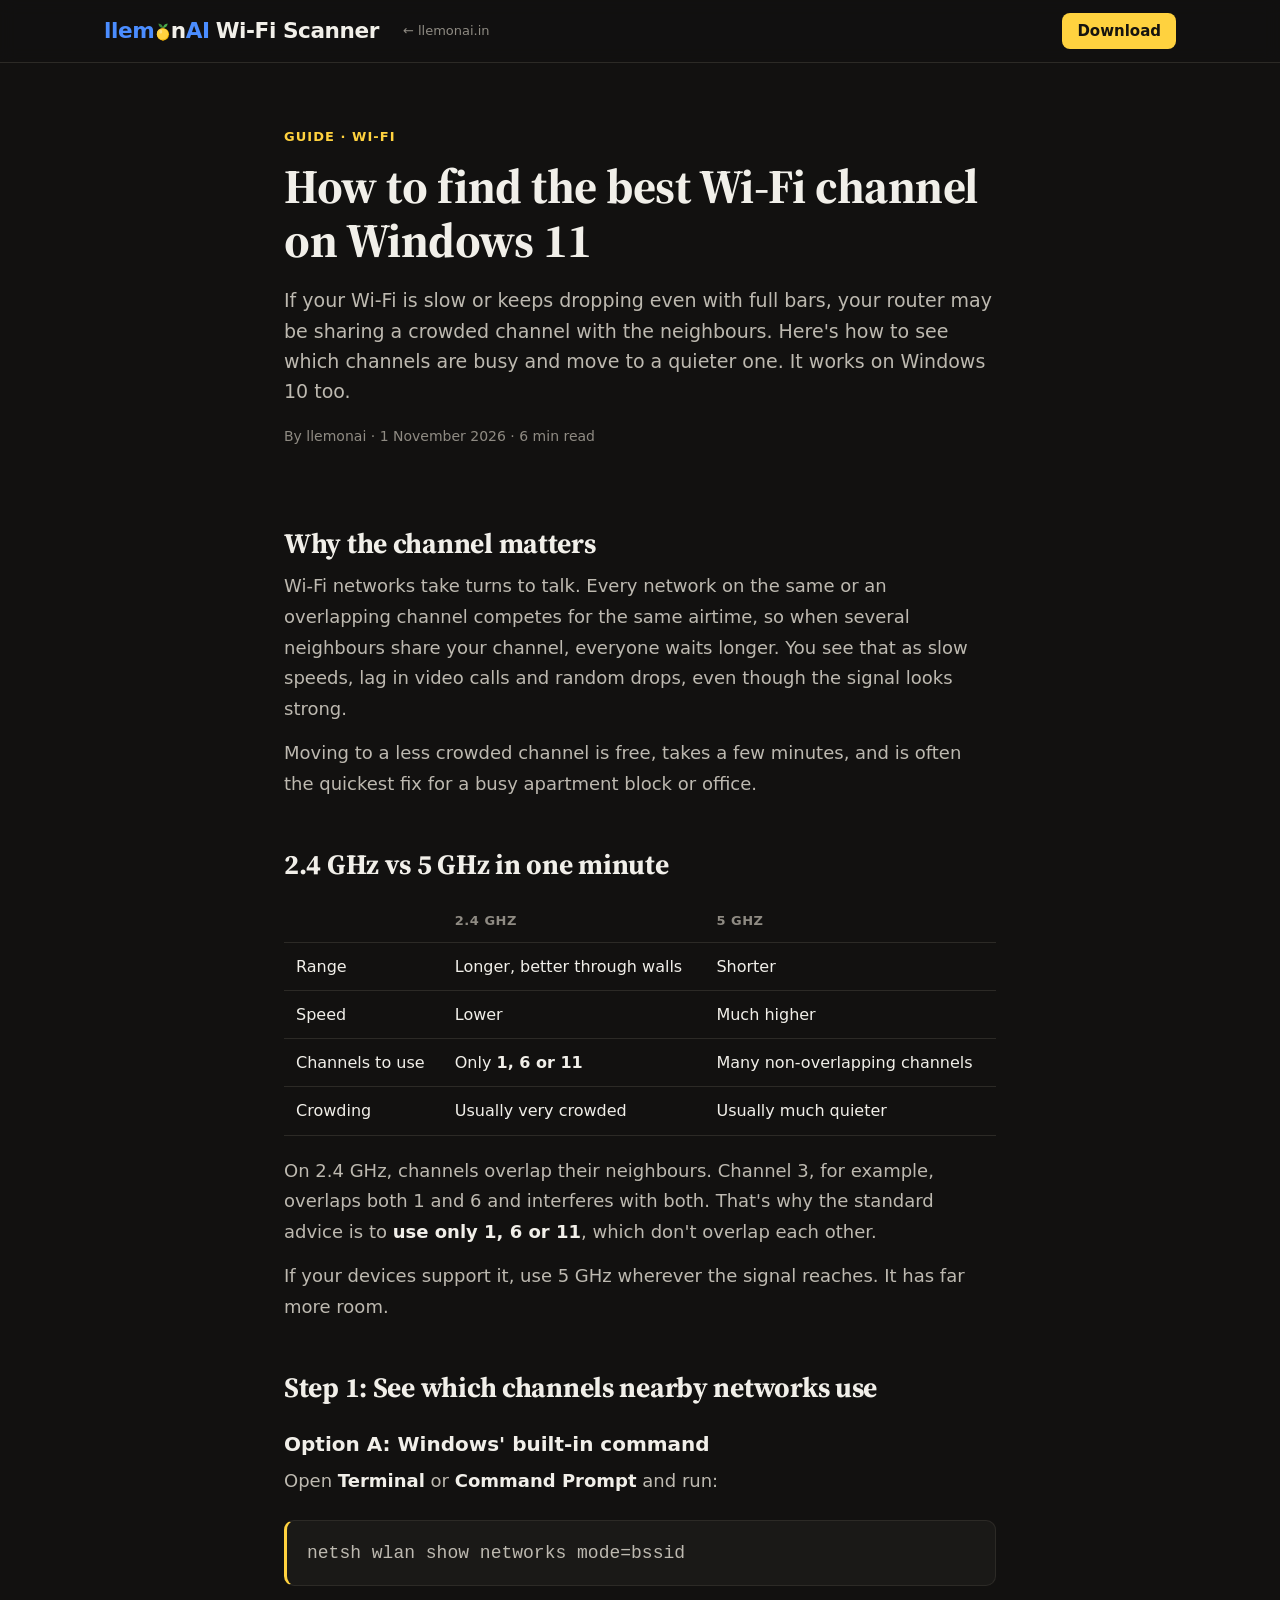
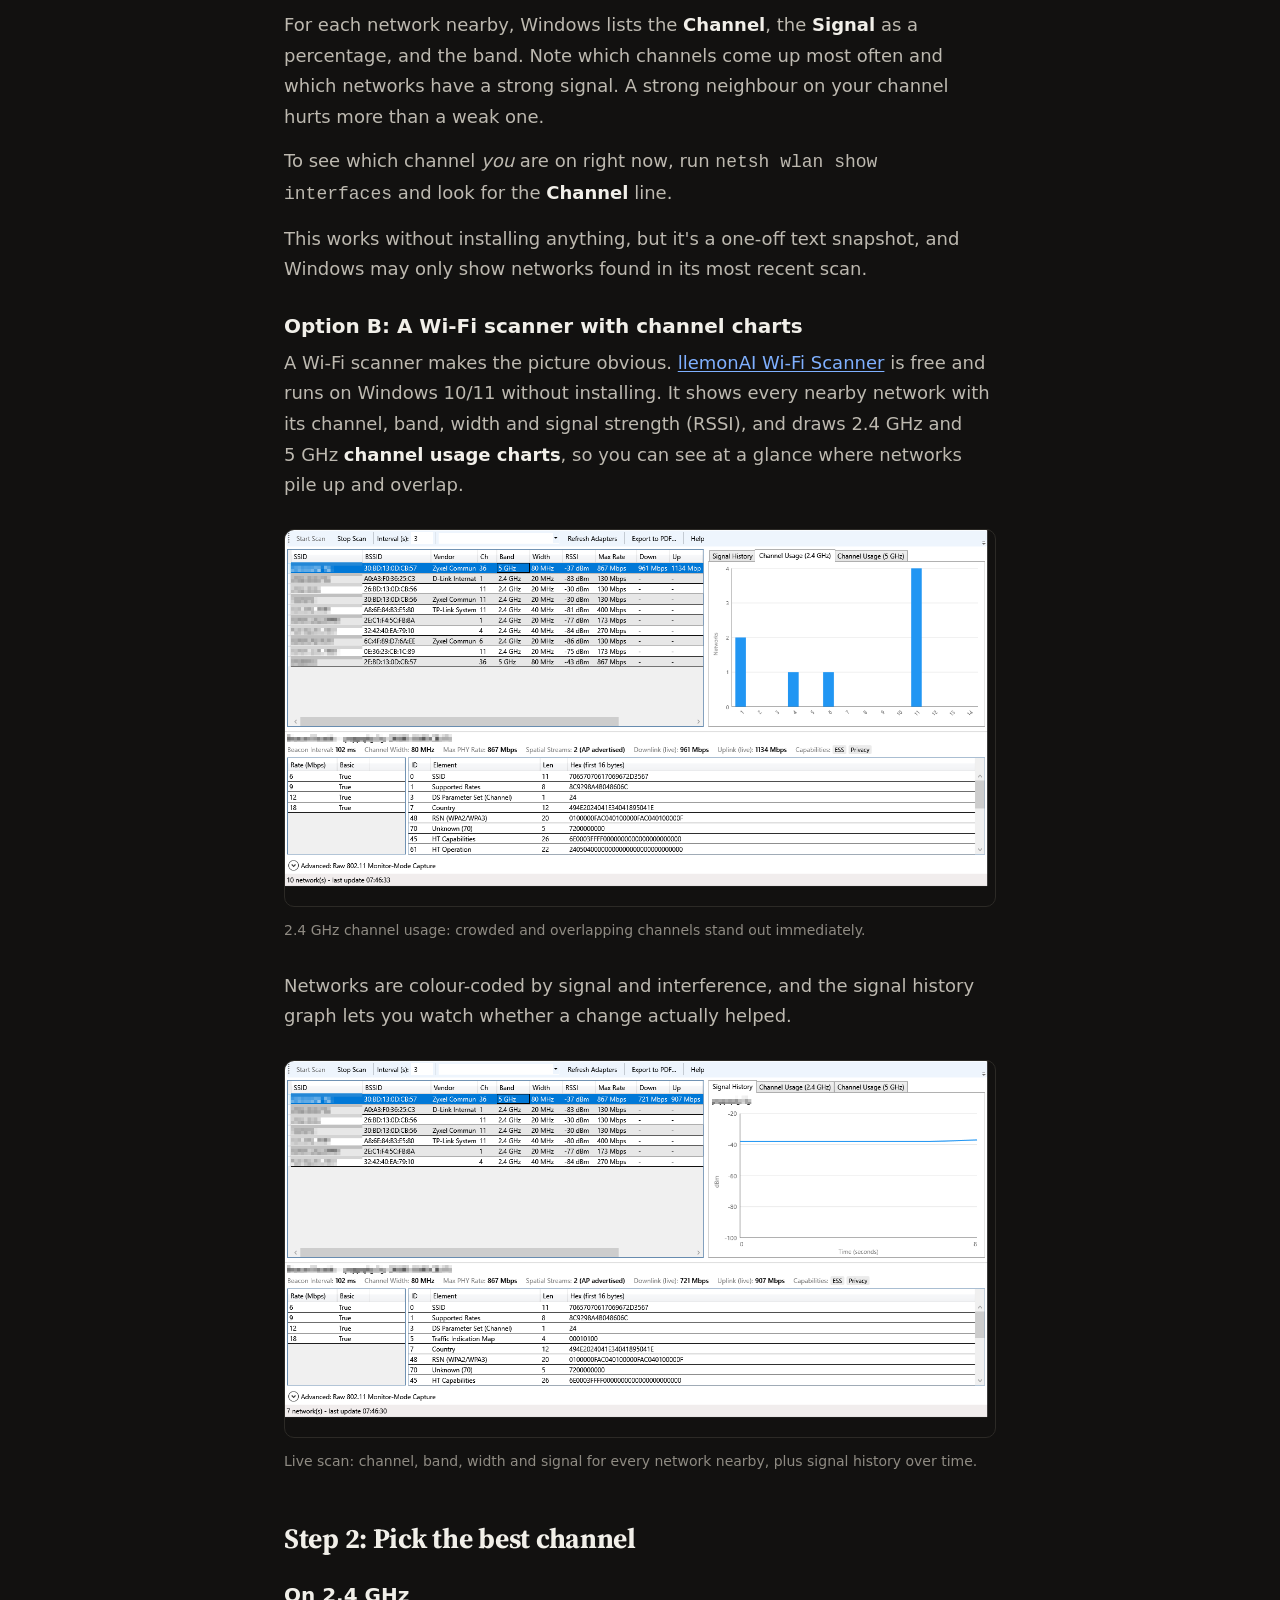
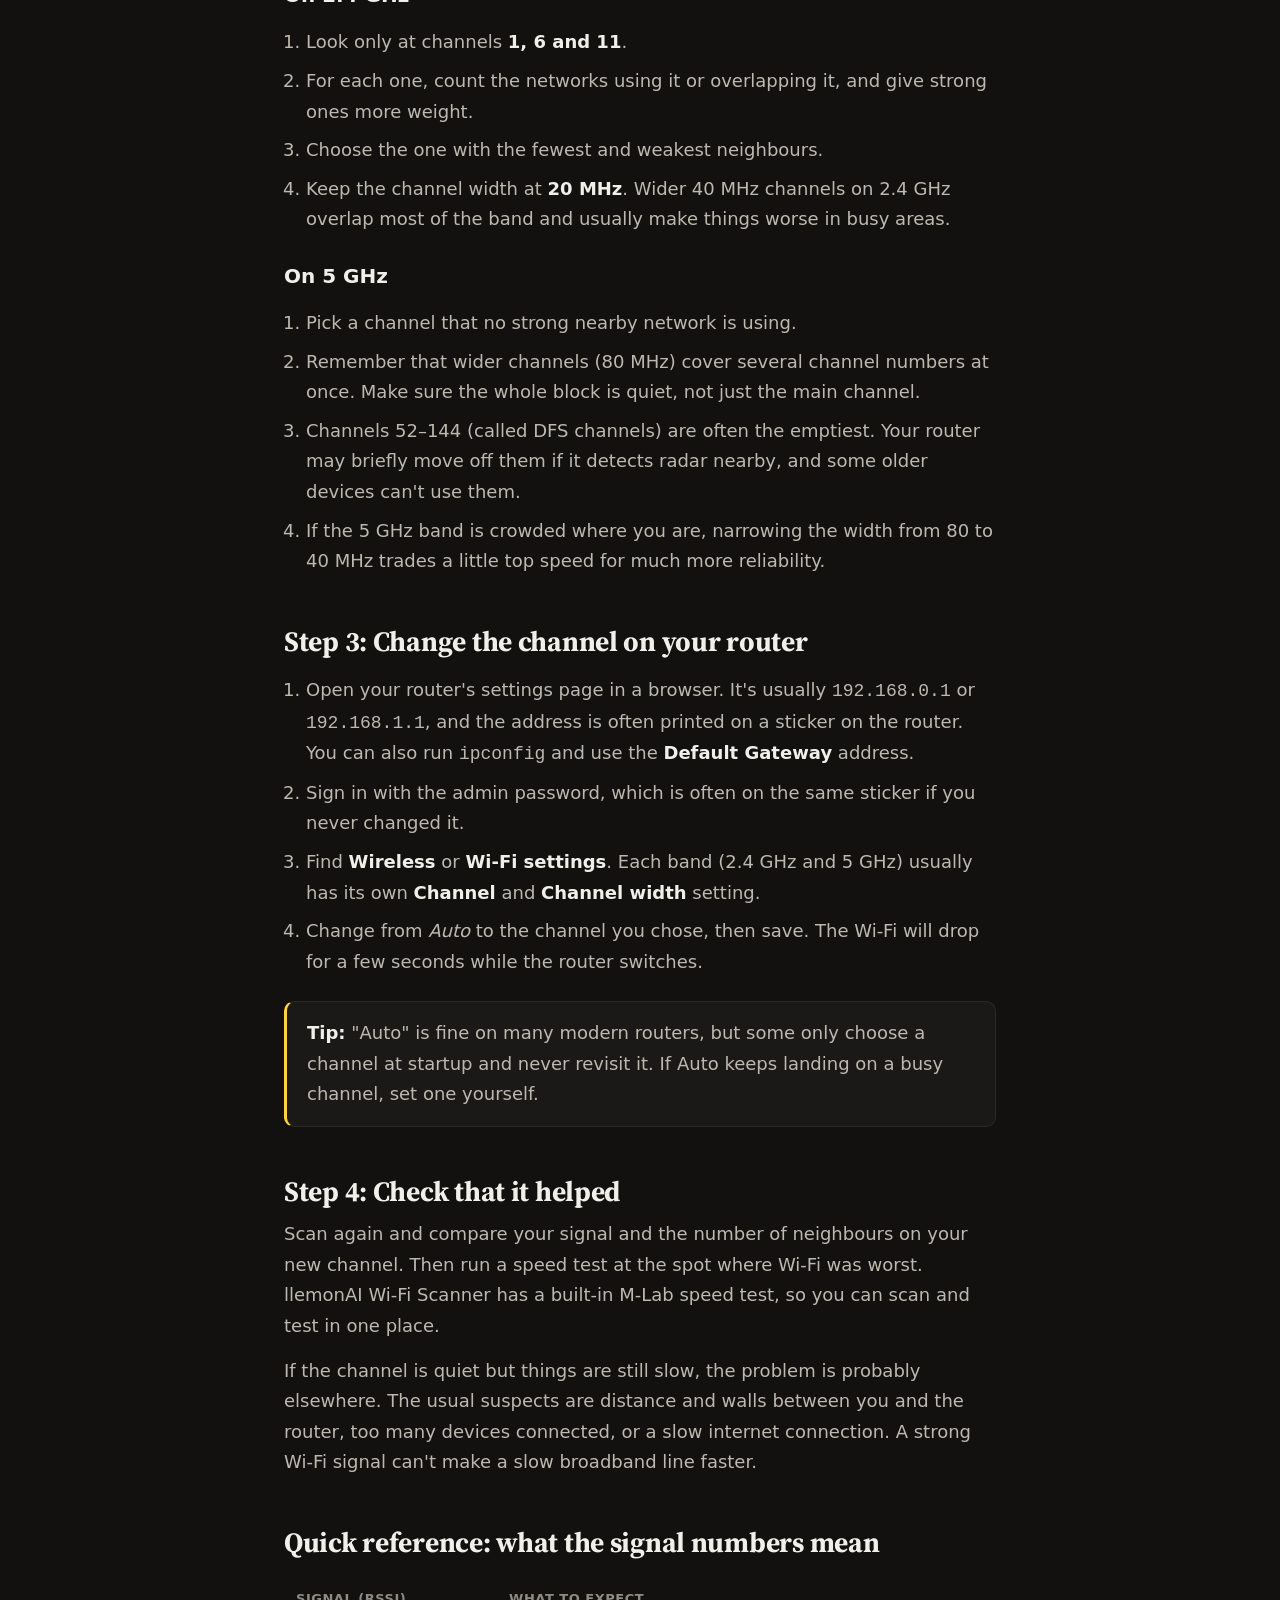
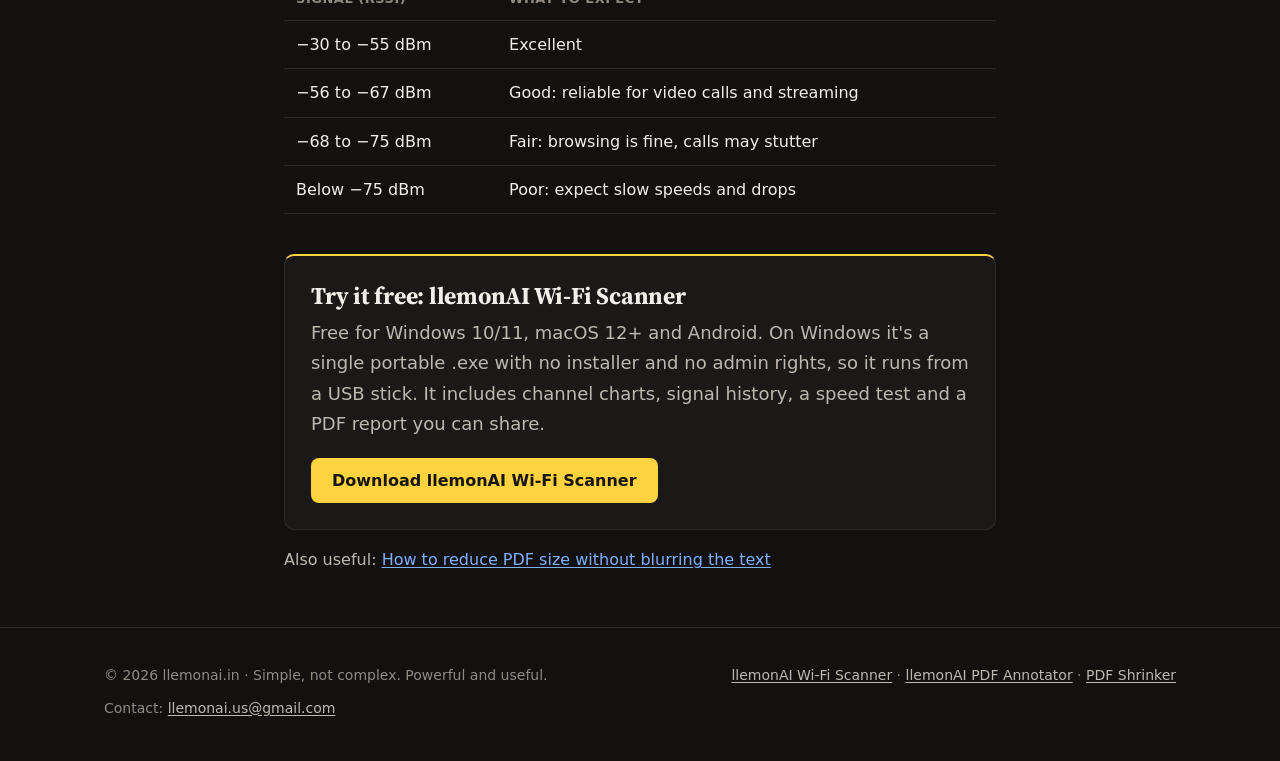
<file: best-wifi-channel.html>
<!DOCTYPE html>
<html lang="en">
<head>
<meta charset="UTF-8" />
<meta name="viewport" content="width=device-width, initial-scale=1.0" />
<title>How to Find the Best Wi-Fi Channel on Windows 11 | llemonai</title>
<meta name="description" content="Find the least crowded Wi-Fi channel on Windows 11 or 10, change it on your router and check that it helped. 2.4 vs 5 GHz explained in one minute." />
<link rel="canonical" href="https://llemonai.in/best-wifi-channel.html" />
<link rel="icon" href="assets/favicon.ico" sizes="any" />
<link rel="icon" type="image/png" href="assets/favicon-32.png" sizes="32x32" />
<link rel="apple-touch-icon" href="assets/apple-touch-icon.png" />

<meta property="og:type" content="article" />
<meta property="og:url" content="https://llemonai.in/best-wifi-channel.html" />
<meta property="og:title" content="How to find the best Wi-Fi channel on Windows 11" />
<meta property="og:description" content="See which channels nearby networks use, pick the least crowded one, and change it on your router." />
<meta property="og:image" content="https://llemonai.in/screenshots/channel-usage.png" />
<meta property="og:image:width" content="1294" />
<meta property="og:image:height" content="686" />
<meta name="twitter:card" content="summary_large_image" />
<meta name="twitter:title" content="How to find the best Wi-Fi channel on Windows 11" />
<meta name="twitter:description" content="See which channels nearby networks use, pick the least crowded one, and change it on your router." />
<meta name="twitter:image" content="https://llemonai.in/screenshots/channel-usage.png" />

<script type="application/ld+json">
[
  {
    "@context": "https://schema.org",
    "@type": "Article",
    "headline": "How to find the best Wi-Fi channel on Windows 11",
    "description": "See which channels nearby networks use on Windows 11 or 10, pick the least congested one, and change it on your router.",
    "image": "https://llemonai.in/screenshots/channel-usage.png",
    "datePublished": "2026-11-01",
    "dateModified": "2026-11-01",
    "author": { "@type": "Organization", "name": "llemonai", "url": "https://llemonai.in/" },
    "publisher": { "@type": "Organization", "name": "llemonai", "logo": { "@type": "ImageObject", "url": "https://llemonai.in/assets/wordmark.png" } },
    "mainEntityOfPage": "https://llemonai.in/best-wifi-channel.html"
  },
  {
    "@context": "https://schema.org",
    "@type": "BreadcrumbList",
    "itemListElement": [
      { "@type": "ListItem", "position": 1, "name": "llemonai", "item": "https://llemonai.in/" },
      { "@type": "ListItem", "position": 2, "name": "llemonAI Wi-Fi Scanner", "item": "https://llemonai.in/scanner.html" },
      { "@type": "ListItem", "position": 3, "name": "Best Wi-Fi channel", "item": "https://llemonai.in/best-wifi-channel.html" }
    ]
  }
]
</script>

<link rel="preconnect" href="https://fonts.googleapis.com" />
<link rel="preconnect" href="https://fonts.gstatic.com" crossorigin />
<link href="https://fonts.googleapis.com/css2?family=Source+Serif+4:opsz,wght@8..60,600;8..60,700&display=swap" rel="stylesheet" />
<link rel="stylesheet" href="assets/site.css" />
</head>
<body>

<div class="topbar">
  <div class="wrap">
    <a class="wm" href="scanner.html" title="llem = Large Language Embedded Model &middot; AI = Artificial Intelligence">
      <span class="wm-sr">llemonAI Wi-Fi Scanner</span><span class="wm-llm" data-t="llem" aria-hidden="true"></span>
      <svg class="wm-o" viewBox="0 0 100 112" aria-hidden="true">
        <path d="M50 32 C31 30 21 16 22 3 C37 4 50 15 50 32 Z" fill="#3d8b3d"/>
        <path d="M50 32 C51 15 63 4 79 3 C80 17 68 30 50 32 Z" fill="#4caf50"/>
        <circle cx="50" cy="71" r="38" fill="#f2b705"/>
        <circle cx="47" cy="68" r="36" fill="#ffd23f"/>
        <ellipse cx="36" cy="54" rx="9" ry="12" fill="#fff" opacity="0.35"/>
        <circle cx="50" cy="33" r="5" fill="#d99a00"/>
        <circle cx="50" cy="108" r="4.5" fill="#d99a00"/>
      </svg>
      <span class="wm-n" data-t="n" aria-hidden="true"></span><span class="wm-ai" data-t="AI" aria-hidden="true"></span><span class="wm-product" aria-hidden="true">Wi-Fi Scanner</span>
    </a>
    <a class="home" href="index.html">&larr; llemonai.in</a>
    <nav>
      <a class="btn btn-primary btn-sm" href="scanner.html#download">Download</a>
    </nav>
  </div>
</div>

<header class="article-head">
  <div class="wrap">
    <p class="kicker">Guide &middot; Wi-Fi</p>
    <h1>How to find the best Wi-Fi channel on Windows 11</h1>
    <p class="lead">If your Wi-Fi is slow or keeps dropping even with full bars, your router may be sharing a crowded channel with the neighbours. Here's how to see which channels are busy and move to a quieter one. It works on Windows 10 too.</p>
    <div class="byline">By llemonai &middot; 1 November 2026 &middot; 6 min read</div>
  </div>
</header>

<main class="wrap">
<article>

  <h2>Why the channel matters</h2>
  <p>Wi-Fi networks take turns to talk. Every network on the same or an overlapping channel competes for the same airtime, so when several neighbours share your channel, everyone waits longer. You see that as slow speeds, lag in video calls and random drops, even though the signal looks strong.</p>
  <p>Moving to a less crowded channel is free, takes a few minutes, and is often the quickest fix for a busy apartment block or office.</p>

  <h2>2.4&nbsp;GHz vs 5&nbsp;GHz in one minute</h2>
  <div class="table-scroll">
    <table>
      <tr><th></th><th>2.4&nbsp;GHz</th><th>5&nbsp;GHz</th></tr>
      <tr><td>Range</td><td>Longer, better through walls</td><td>Shorter</td></tr>
      <tr><td>Speed</td><td>Lower</td><td>Much higher</td></tr>
      <tr><td>Channels to use</td><td>Only <strong>1, 6 or 11</strong></td><td>Many non-overlapping channels</td></tr>
      <tr><td>Crowding</td><td>Usually very crowded</td><td>Usually much quieter</td></tr>
    </table>
  </div>
  <p>On 2.4&nbsp;GHz, channels overlap their neighbours. Channel 3, for example, overlaps both 1 and 6 and interferes with both. That's why the standard advice is to <strong>use only 1, 6 or 11</strong>, which don't overlap each other.</p>
  <p>If your devices support it, use 5&nbsp;GHz wherever the signal reaches. It has far more room.</p>

  <h2>Step 1: See which channels nearby networks use</h2>

  <h3>Option A: Windows' built-in command</h3>
  <p>Open <strong>Terminal</strong> or <strong>Command Prompt</strong> and run:</p>
  <div class="callout"><p><code>netsh wlan show networks mode=bssid</code></p></div>
  <p>For each network nearby, Windows lists the <strong>Channel</strong>, the <strong>Signal</strong> as a percentage, and the band. Note which channels come up most often and which networks have a strong signal. A strong neighbour on your channel hurts more than a weak one.</p>
  <p>To see which channel <em>you</em> are on right now, run <code>netsh wlan show interfaces</code> and look for the <strong>Channel</strong> line.</p>
  <p>This works without installing anything, but it's a one-off text snapshot, and Windows may only show networks found in its most recent scan.</p>

  <h3>Option B: A Wi-Fi scanner with channel charts</h3>
  <p>A Wi-Fi scanner makes the picture obvious. <a href="scanner.html">llemonAI Wi-Fi Scanner</a> is free and runs on Windows 10/11 without installing. It shows every nearby network with its channel, band, width and signal strength (RSSI), and draws 2.4&nbsp;GHz and 5&nbsp;GHz <strong>channel usage charts</strong>, so you can see at a glance where networks pile up and overlap.</p>
  <figure>
    <img src="screenshots/channel-usage.png" alt="2.4 GHz channel usage chart in llemonAI Wi-Fi Scanner showing networks crowded on some channels" width="1294" height="686" loading="lazy" />
    <figcaption>2.4&nbsp;GHz channel usage: crowded and overlapping channels stand out immediately.</figcaption>
  </figure>
  <p>Networks are colour-coded by signal and interference, and the signal history graph lets you watch whether a change actually helped.</p>
  <figure>
    <img src="screenshots/scan-view.png" alt="llemonAI Wi-Fi Scanner live scan with network list, signal history and beacon details" width="1294" height="686" loading="lazy" />
    <figcaption>Live scan: channel, band, width and signal for every network nearby, plus signal history over time.</figcaption>
  </figure>

  <h2>Step 2: Pick the best channel</h2>
  <h3>On 2.4&nbsp;GHz</h3>
  <ol>
    <li>Look only at channels <strong>1, 6 and 11</strong>.</li>
    <li>For each one, count the networks using it or overlapping it, and give strong ones more weight.</li>
    <li>Choose the one with the fewest and weakest neighbours.</li>
    <li>Keep the channel width at <strong>20&nbsp;MHz</strong>. Wider 40&nbsp;MHz channels on 2.4&nbsp;GHz overlap most of the band and usually make things worse in busy areas.</li>
  </ol>
  <h3>On 5&nbsp;GHz</h3>
  <ol>
    <li>Pick a channel that no strong nearby network is using.</li>
    <li>Remember that wider channels (80&nbsp;MHz) cover several channel numbers at once. Make sure the whole block is quiet, not just the main channel.</li>
    <li>Channels 52&ndash;144 (called DFS channels) are often the emptiest. Your router may briefly move off them if it detects radar nearby, and some older devices can't use them.</li>
    <li>If the 5&nbsp;GHz band is crowded where you are, narrowing the width from 80 to 40&nbsp;MHz trades a little top speed for much more reliability.</li>
  </ol>

  <h2>Step 3: Change the channel on your router</h2>
  <ol>
    <li>Open your router's settings page in a browser. It's usually <code>192.168.0.1</code> or <code>192.168.1.1</code>, and the address is often printed on a sticker on the router. You can also run <code>ipconfig</code> and use the <strong>Default Gateway</strong> address.</li>
    <li>Sign in with the admin password, which is often on the same sticker if you never changed it.</li>
    <li>Find <strong>Wireless</strong> or <strong>Wi-Fi settings</strong>. Each band (2.4&nbsp;GHz and 5&nbsp;GHz) usually has its own <strong>Channel</strong> and <strong>Channel width</strong> setting.</li>
    <li>Change from <em>Auto</em> to the channel you chose, then save. The Wi-Fi will drop for a few seconds while the router switches.</li>
  </ol>
  <div class="callout">
    <p><strong>Tip:</strong> "Auto" is fine on many modern routers, but some only choose a channel at startup and never revisit it. If Auto keeps landing on a busy channel, set one yourself.</p>
  </div>

  <h2>Step 4: Check that it helped</h2>
  <p>Scan again and compare your signal and the number of neighbours on your new channel. Then run a speed test at the spot where Wi-Fi was worst. llemonAI Wi-Fi Scanner has a built-in M-Lab speed test, so you can scan and test in one place.</p>
  <p>If the channel is quiet but things are still slow, the problem is probably elsewhere. The usual suspects are distance and walls between you and the router, too many devices connected, or a slow internet connection. A strong Wi-Fi signal can't make a slow broadband line faster.</p>

  <h2>Quick reference: what the signal numbers mean</h2>
  <div class="table-scroll">
    <table>
      <tr><th>Signal (RSSI)</th><th>What to expect</th></tr>
      <tr><td>&minus;30 to &minus;55&nbsp;dBm</td><td>Excellent</td></tr>
      <tr><td>&minus;56 to &minus;67&nbsp;dBm</td><td>Good: reliable for video calls and streaming</td></tr>
      <tr><td>&minus;68 to &minus;75&nbsp;dBm</td><td>Fair: browsing is fine, calls may stutter</td></tr>
      <tr><td>Below &minus;75&nbsp;dBm</td><td>Poor: expect slow speeds and drops</td></tr>
    </table>
  </div>

  <section class="cta">
    <h2>Try it free: llemonAI Wi-Fi Scanner</h2>
    <p>Free for Windows 10/11, macOS 12+ and Android. On Windows it's a single portable .exe with no installer and no admin rights, so it runs from a USB stick. It includes channel charts, signal history, a speed test and a PDF report you can share.</p>
    <a class="btn btn-primary" href="scanner.html#download">Download llemonAI Wi-Fi Scanner</a>
  </section>

  <p class="related">Also useful: <a href="reduce-pdf-size.html">How to reduce PDF size without blurring the text</a></p>

</article>
</main>

<footer>
  <div class="wrap">
    <div>&copy; <span id="year"></span> llemonai.in &middot; Simple, not complex. Powerful and useful.</div>
    <div><a href="scanner.html">llemonAI Wi-Fi Scanner</a> &middot; <a href="reader.html">llemonAI PDF Annotator</a> &middot; <a href="organizer.html">PDF Shrinker</a></div>
    <div>Contact: <a href="mailto:llemonai.us@gmail.com">llemonai.us@gmail.com</a></div>
  </div>
</footer>
<script>document.getElementById('year').textContent = new Date().getFullYear();</script>

</body>
</html>
</file>
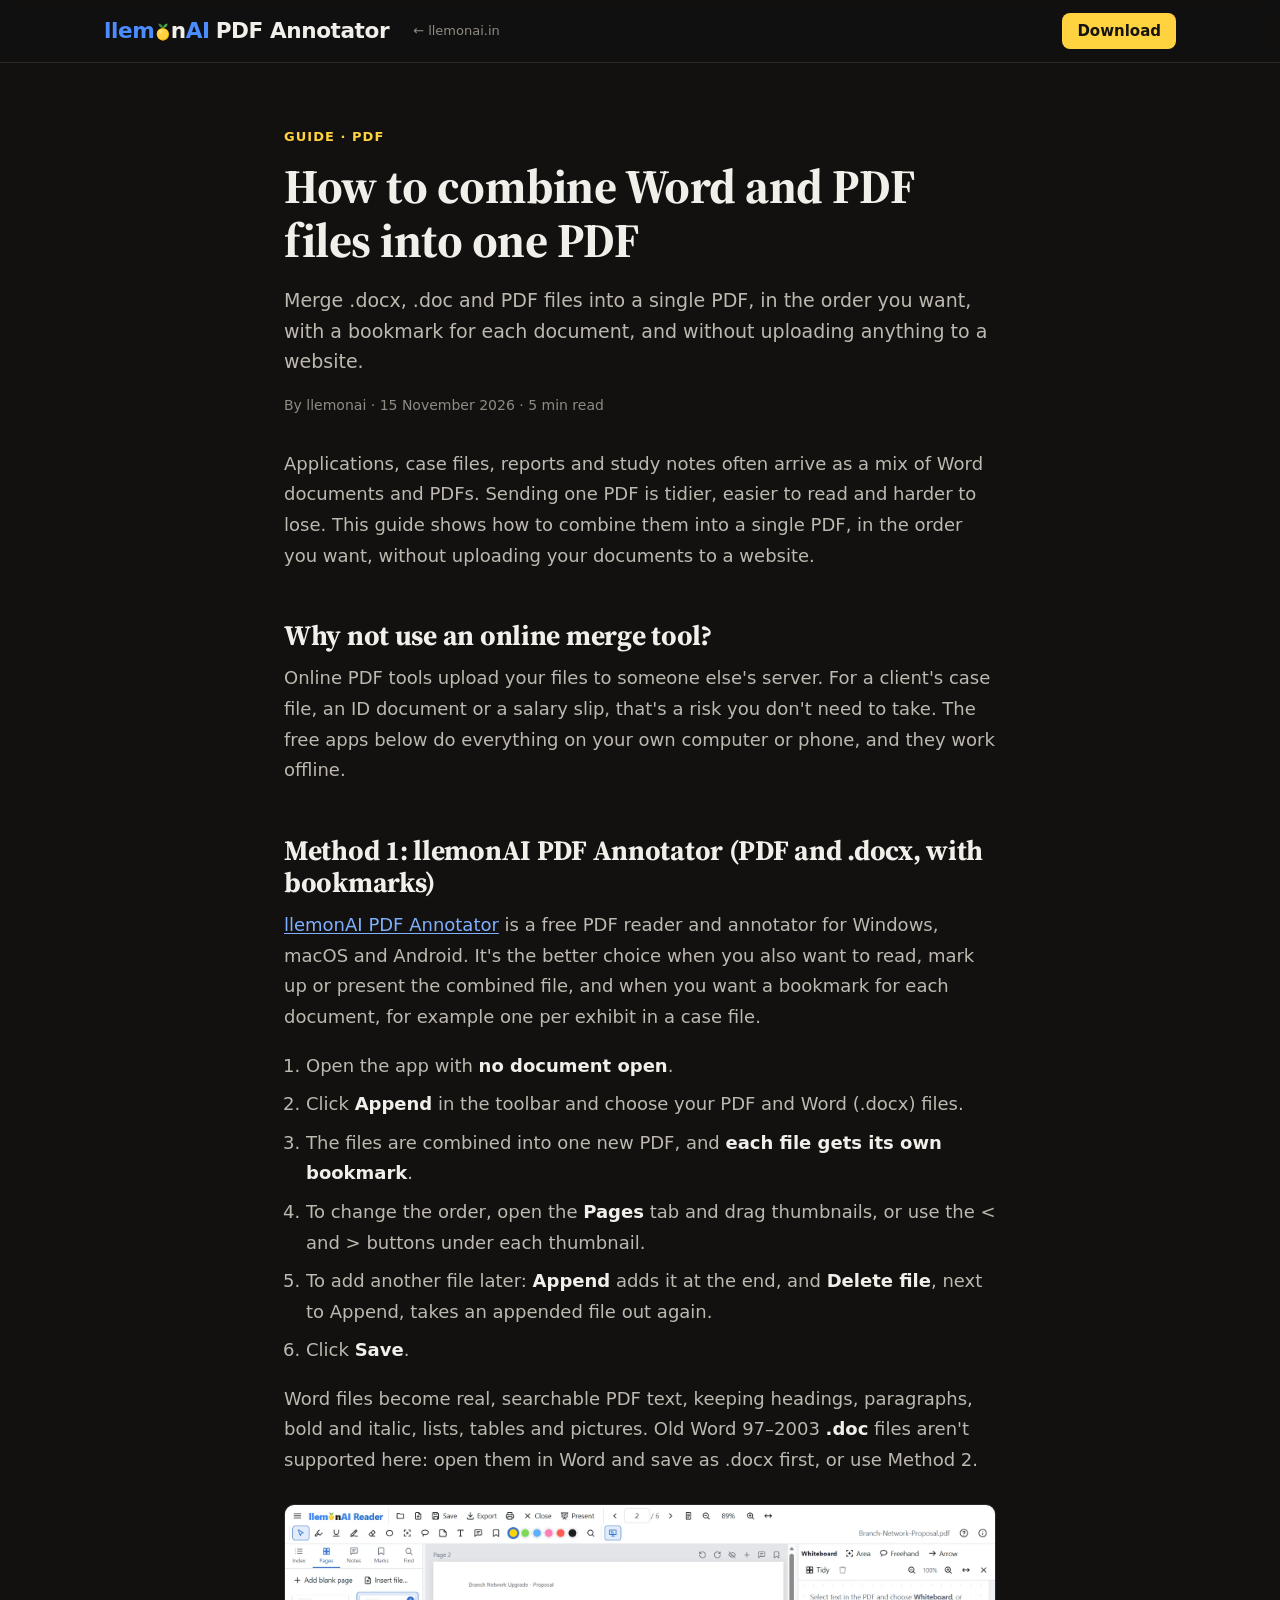
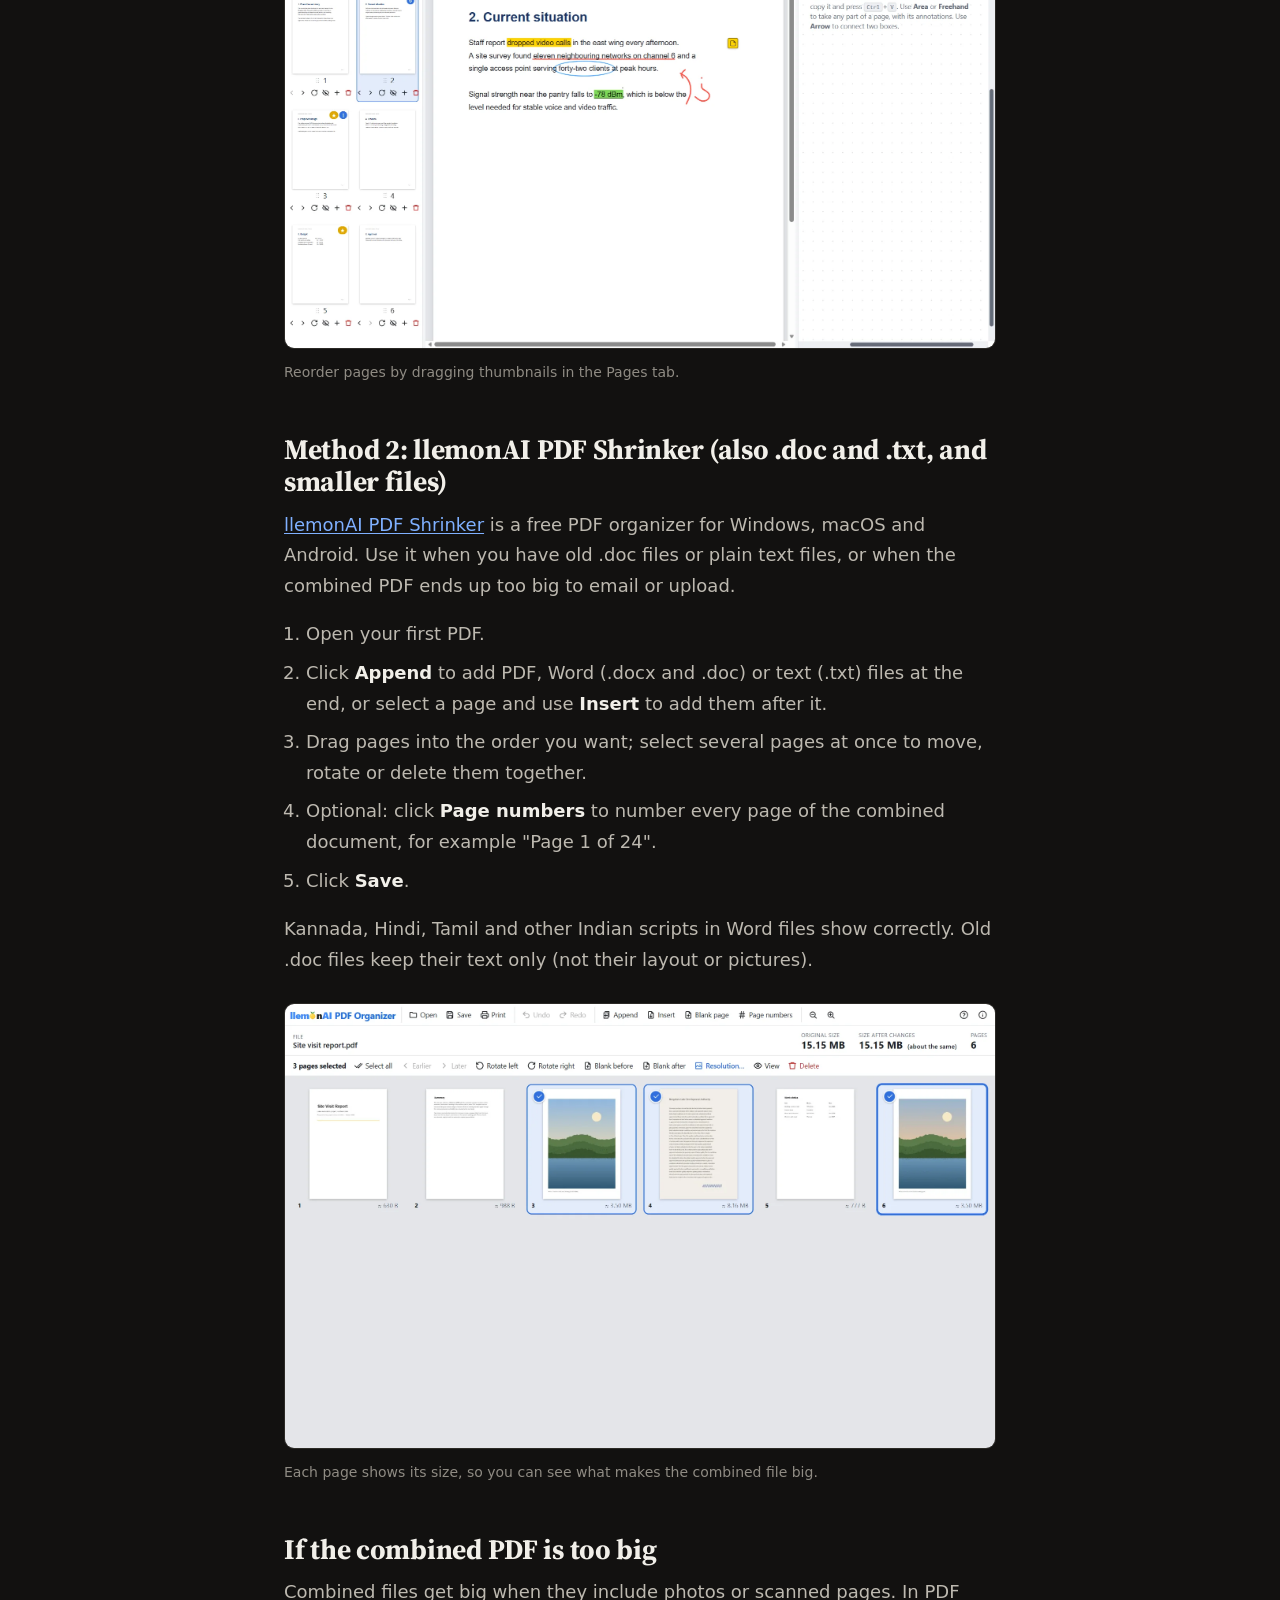
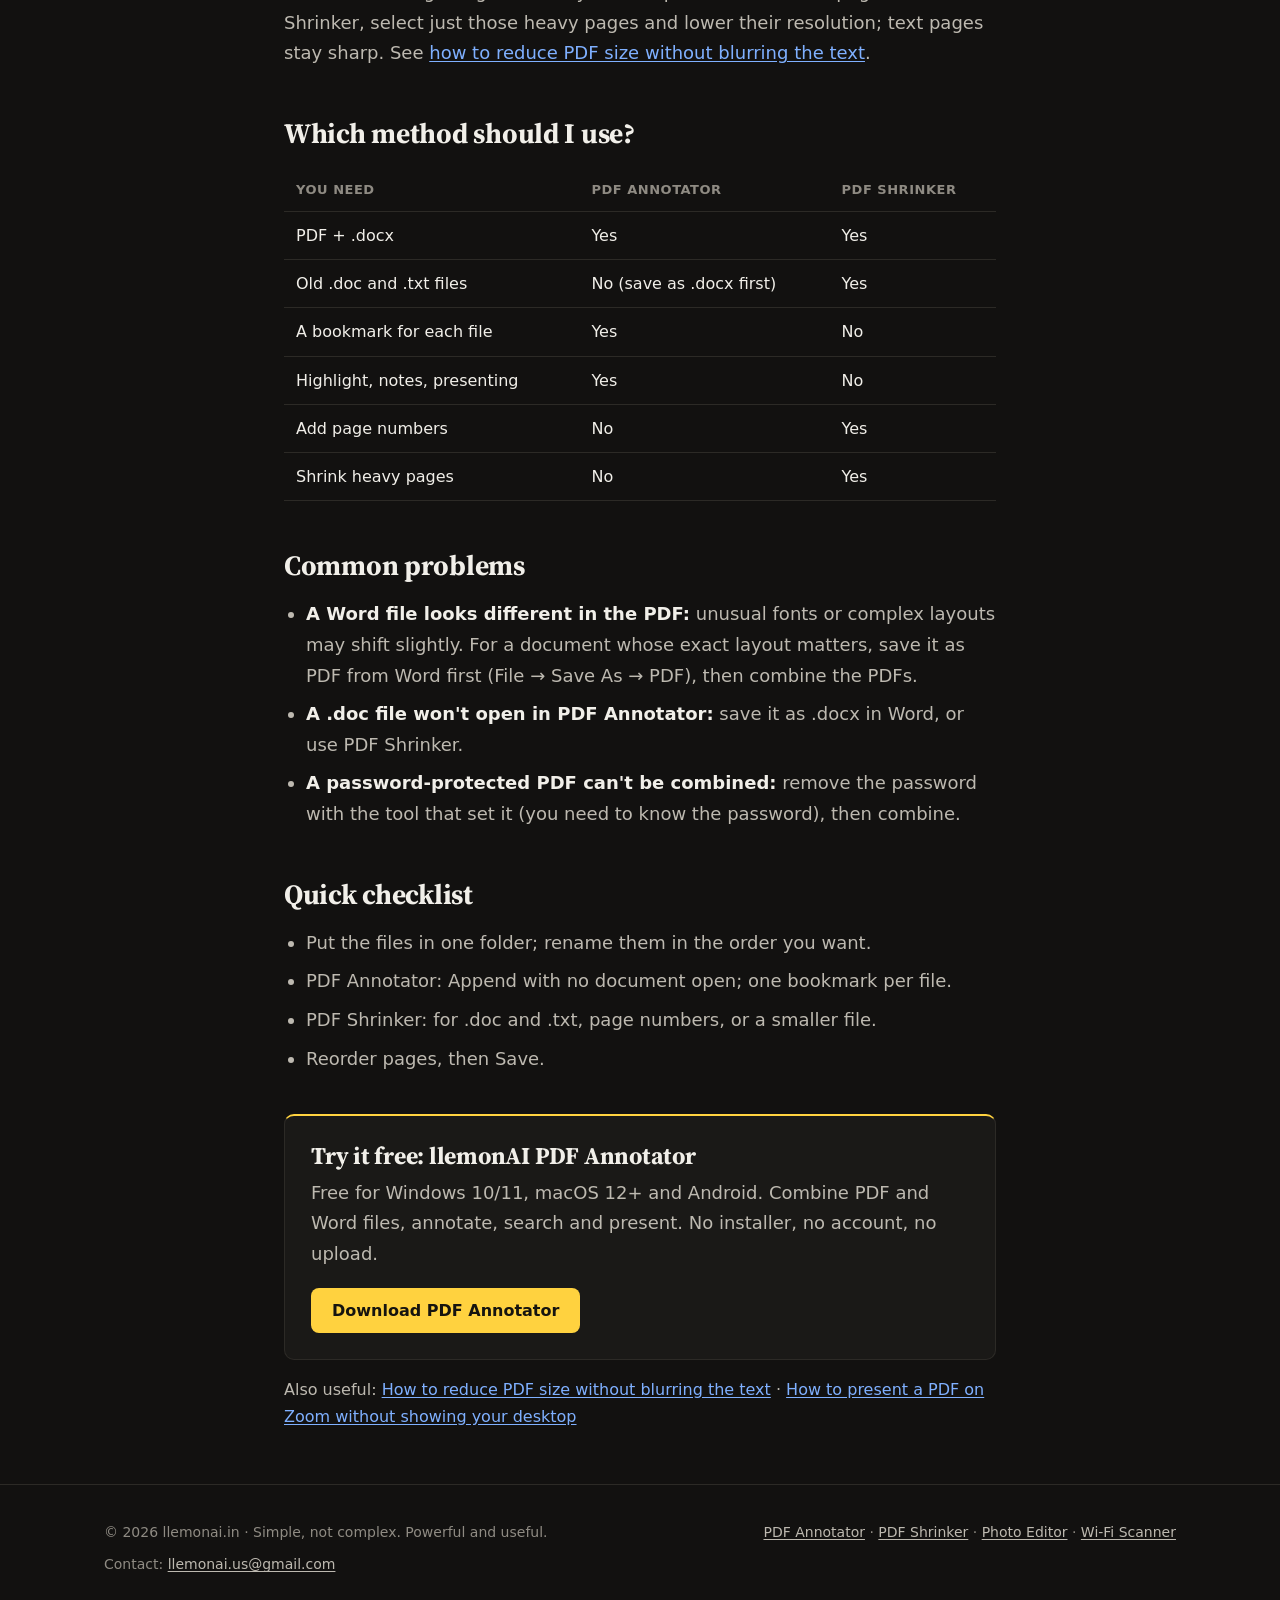
<file: combine-word-and-pdf.html>
<!DOCTYPE html>
<html lang="en">
<head>
<meta charset="UTF-8" />
<meta name="viewport" content="width=device-width, initial-scale=1.0" />
<title>Combine Word and PDF Files Into One PDF, Offline | llemonai</title>
<meta name="description" content="Merge Word (.docx, .doc) and PDF files into one PDF in your order, with a bookmark per file, without uploading anything. Free for Windows, Mac, Android." />
<link rel="canonical" href="https://llemonai.in/combine-word-and-pdf.html" />
<link rel="icon" href="assets/favicon.ico" sizes="any" />
<link rel="icon" type="image/png" href="assets/favicon-32.png" sizes="32x32" />
<link rel="apple-touch-icon" href="assets/apple-touch-icon.png" />

<meta property="og:type" content="article" />
<meta property="og:url" content="https://llemonai.in/combine-word-and-pdf.html" />
<meta property="og:title" content="How to combine Word and PDF files into one PDF" />
<meta property="og:description" content="Merge Word (.docx, .doc) and PDF files into one PDF in your order, with a bookmark per file, without uploading anything. Free for Windows, Mac, Android." />
<meta property="og:image" content="https://llemonai.in/screenshots/reader-pages.png" />
<meta property="og:image:width" content="1800" />
<meta property="og:image:height" content="1125" />
<meta name="twitter:card" content="summary_large_image" />
<meta name="twitter:title" content="How to combine Word and PDF files into one PDF" />
<meta name="twitter:description" content="Merge Word (.docx, .doc) and PDF files into one PDF in your order, with a bookmark per file, without uploading anything. Free for Windows, Mac, Android." />
<meta name="twitter:image" content="https://llemonai.in/screenshots/reader-pages.png" />

<script type="application/ld+json">
[
  {
    "@context": "https://schema.org",
    "@type": "Article",
    "headline": "How to combine Word and PDF files into one PDF",
    "description": "Merge Word (.docx, .doc) and PDF files into one PDF in your order, with a bookmark per file, without uploading anything. Free for Windows, Mac, Android.",
    "image": "https://llemonai.in/screenshots/reader-pages.png",
    "datePublished": "2026-11-15",
    "dateModified": "2026-11-15",
    "author": {
      "@type": "Organization",
      "name": "llemonai",
      "url": "https://llemonai.in/"
    },
    "publisher": {
      "@type": "Organization",
      "name": "llemonai",
      "logo": {
        "@type": "ImageObject",
        "url": "https://llemonai.in/assets/wordmark.png"
      }
    },
    "mainEntityOfPage": "https://llemonai.in/combine-word-and-pdf.html"
  },
  {
    "@context": "https://schema.org",
    "@type": "BreadcrumbList",
    "itemListElement": [
      {
        "@type": "ListItem",
        "position": 1,
        "name": "llemonai",
        "item": "https://llemonai.in/"
      },
      {
        "@type": "ListItem",
        "position": 2,
        "name": "PDF Annotator",
        "item": "https://llemonai.in/reader.html"
      },
      {
        "@type": "ListItem",
        "position": 3,
        "name": "Combine Word and PDF",
        "item": "https://llemonai.in/combine-word-and-pdf.html"
      }
    ]
  }
]
</script>

<link rel="preconnect" href="https://fonts.googleapis.com" />
<link rel="preconnect" href="https://fonts.gstatic.com" crossorigin />
<link href="https://fonts.googleapis.com/css2?family=Source+Serif+4:opsz,wght@8..60,600;8..60,700&display=swap" rel="stylesheet" />
<link rel="stylesheet" href="assets/site.css" />
</head>
<body>

<div class="topbar">
  <div class="wrap">
    <a class="wm" href="reader.html" title="llem = Large Language Embedded Model &middot; AI = Artificial Intelligence">
      <span class="wm-sr">llemonAI PDF Annotator</span><span class="wm-llm" data-t="llem" aria-hidden="true"></span>
      <svg class="wm-o" viewBox="0 0 100 112" aria-hidden="true">
        <path d="M50 32 C31 30 21 16 22 3 C37 4 50 15 50 32 Z" fill="#3d8b3d"/>
        <path d="M50 32 C51 15 63 4 79 3 C80 17 68 30 50 32 Z" fill="#4caf50"/>
        <circle cx="50" cy="71" r="38" fill="#f2b705"/>
        <circle cx="47" cy="68" r="36" fill="#ffd23f"/>
        <ellipse cx="36" cy="54" rx="9" ry="12" fill="#fff" opacity="0.35"/>
        <circle cx="50" cy="33" r="5" fill="#d99a00"/>
        <circle cx="50" cy="108" r="4.5" fill="#d99a00"/>
      </svg>
      <span class="wm-n" data-t="n" aria-hidden="true"></span><span class="wm-ai" data-t="AI" aria-hidden="true"></span><span class="wm-product" aria-hidden="true">PDF Annotator</span>
    </a>
    <a class="home" href="index.html">&larr; llemonai.in</a>
    <nav>
      <a class="btn btn-primary btn-sm" href="reader.html#download">Download</a>
    </nav>
  </div>
</div>

<header class="article-head">
  <div class="wrap">
    <p class="kicker">Guide &middot; PDF</p>
    <h1>How to combine Word and PDF files into one PDF</h1>
    <p class="lead">Merge .docx, .doc and PDF files into a single PDF, in the order you want, with a bookmark for each document, and without uploading anything to a website.</p>
    <div class="byline">By llemonai &middot; 15 November 2026 &middot; 5 min read</div>
  </div>
</header>

<main class="wrap">
<article>

  <p>Applications, case files, reports and study notes often arrive as a mix of Word documents and PDFs. Sending one PDF is tidier, easier to read and harder to lose. This guide shows how to combine them into a single PDF, in the order you want, without uploading your documents to a website.</p>

  <h2>Why not use an online merge tool?</h2>
  <p>Online PDF tools upload your files to someone else's server. For a client's case file, an ID document or a salary slip, that's a risk you don't need to take. The free apps below do everything on your own computer or phone, and they work offline.</p>

  <h2>Method 1: llemonAI PDF Annotator (PDF and .docx, with bookmarks)</h2>
  <p><a href="reader.html">llemonAI PDF Annotator</a> is a free PDF reader and annotator for Windows, macOS and Android. It's the better choice when you also want to read, mark up or present the combined file, and when you want a bookmark for each document, for example one per exhibit in a case file.</p>
  <ol>
    <li>Open the app with <strong>no document open</strong>.</li>
    <li>Click <strong>Append</strong> in the toolbar and choose your PDF and Word (.docx) files.</li>
    <li>The files are combined into one new PDF, and <strong>each file gets its own bookmark</strong>.</li>
    <li>To change the order, open the <strong>Pages</strong> tab and drag thumbnails, or use the &lt; and &gt; buttons under each thumbnail.</li>
    <li>To add another file later: <strong>Append</strong> adds it at the end, and <strong>Delete file</strong>, next to Append, takes an appended file out again.</li>
    <li>Click <strong>Save</strong>.</li>
  </ol>
  <p>Word files become real, searchable PDF text, keeping headings, paragraphs, bold and italic, lists, tables and pictures. Old Word 97&ndash;2003 <strong>.doc</strong> files aren't supported here: open them in Word and save as .docx first, or use Method 2.</p>

  <figure>
    <picture><source srcset="screenshots/reader-pages.webp" type="image/webp" /><img src="screenshots/reader-pages.png" alt="The Pages panel with page thumbnails and buttons to move, rotate, insert and delete pages" width="1800" height="1125" loading="lazy" /></picture>
    <figcaption>Reorder pages by dragging thumbnails in the Pages tab.</figcaption>
  </figure>

  <h2>Method 2: llemonAI PDF Shrinker (also .doc and .txt, and smaller files)</h2>
  <p><a href="organizer.html">llemonAI PDF Shrinker</a> is a free PDF organizer for Windows, macOS and Android. Use it when you have old .doc files or plain text files, or when the combined PDF ends up too big to email or upload.</p>
  <ol>
    <li>Open your first PDF.</li>
    <li>Click <strong>Append</strong> to add PDF, Word (.docx and .doc) or text (.txt) files at the end, or select a page and use <strong>Insert</strong> to add them after it.</li>
    <li>Drag pages into the order you want; select several pages at once to move, rotate or delete them together.</li>
    <li>Optional: click <strong>Page numbers</strong> to number every page of the combined document, for example "Page 1 of 24".</li>
    <li>Click <strong>Save</strong>.</li>
  </ol>
  <p>Kannada, Hindi, Tamil and other Indian scripts in Word files show correctly. Old .doc files keep their text only (not their layout or pictures).</p>

  <figure>
    <picture><source srcset="screenshots/organizer-sizes.webp" type="image/webp" /><img src="screenshots/organizer-sizes.png" alt="PDF Shrinker showing each page's size, with the heavy photo and scan pages selected" width="1800" height="1125" loading="lazy" /></picture>
    <figcaption>Each page shows its size, so you can see what makes the combined file big.</figcaption>
  </figure>

  <h2>If the combined PDF is too big</h2>
  <p>Combined files get big when they include photos or scanned pages. In PDF Shrinker, select just those heavy pages and lower their resolution; text pages stay sharp. See <a href="reduce-pdf-size.html">how to reduce PDF size without blurring the text</a>.</p>

  <h2>Which method should I use?</h2>
  <div class="table-scroll">
  <table>
    <thead><tr><th>You need</th><th>PDF Annotator</th><th>PDF Shrinker</th></tr></thead>
    <tbody>
      <tr><td>PDF + .docx</td><td>Yes</td><td>Yes</td></tr>
      <tr><td>Old .doc and .txt files</td><td>No (save as .docx first)</td><td>Yes</td></tr>
      <tr><td>A bookmark for each file</td><td>Yes</td><td>No</td></tr>
      <tr><td>Highlight, notes, presenting</td><td>Yes</td><td>No</td></tr>
      <tr><td>Add page numbers</td><td>No</td><td>Yes</td></tr>
      <tr><td>Shrink heavy pages</td><td>No</td><td>Yes</td></tr>
    </tbody>
  </table>
  </div>

  <h2>Common problems</h2>
  <ul>
    <li><strong>A Word file looks different in the PDF:</strong> unusual fonts or complex layouts may shift slightly. For a document whose exact layout matters, save it as PDF from Word first (File &rarr; Save As &rarr; PDF), then combine the PDFs.</li>
    <li><strong>A .doc file won't open in PDF Annotator:</strong> save it as .docx in Word, or use PDF Shrinker.</li>
    <li><strong>A password-protected PDF can't be combined:</strong> remove the password with the tool that set it (you need to know the password), then combine.</li>
  </ul>

  <h2>Quick checklist</h2>
  <ul>
    <li>Put the files in one folder; rename them in the order you want.</li>
    <li>PDF Annotator: Append with no document open; one bookmark per file.</li>
    <li>PDF Shrinker: for .doc and .txt, page numbers, or a smaller file.</li>
    <li>Reorder pages, then Save.</li>
  </ul>

  <section class="cta">
    <h2>Try it free: llemonAI PDF Annotator</h2>
    <p>Free for Windows 10/11, macOS 12+ and Android. Combine PDF and Word files, annotate, search and present. No installer, no account, no upload.</p>
    <a class="btn btn-primary" href="reader.html#download">Download PDF Annotator</a>
  </section>

  <p class="related">Also useful: <a href="reduce-pdf-size.html">How to reduce PDF size without blurring the text</a> &middot; <a href="present-pdf-on-zoom.html">How to present a PDF on Zoom without showing your desktop</a></p>

</article>
</main>

<footer>
  <div class="wrap">
    <div>&copy; <span id="year"></span> llemonai.in &middot; Simple, not complex. Powerful and useful.</div>
    <div><a href="reader.html">PDF Annotator</a> &middot; <a href="organizer.html">PDF Shrinker</a> &middot; <a href="image-editor.html">Photo Editor</a> &middot; <a href="scanner.html">Wi-Fi Scanner</a></div>
    <div>Contact: <a href="mailto:llemonai.us@gmail.com">llemonai.us@gmail.com</a></div>
  </div>
</footer>
<script>document.getElementById('year').textContent = new Date().getFullYear();</script>

</body>
</html>
</file>
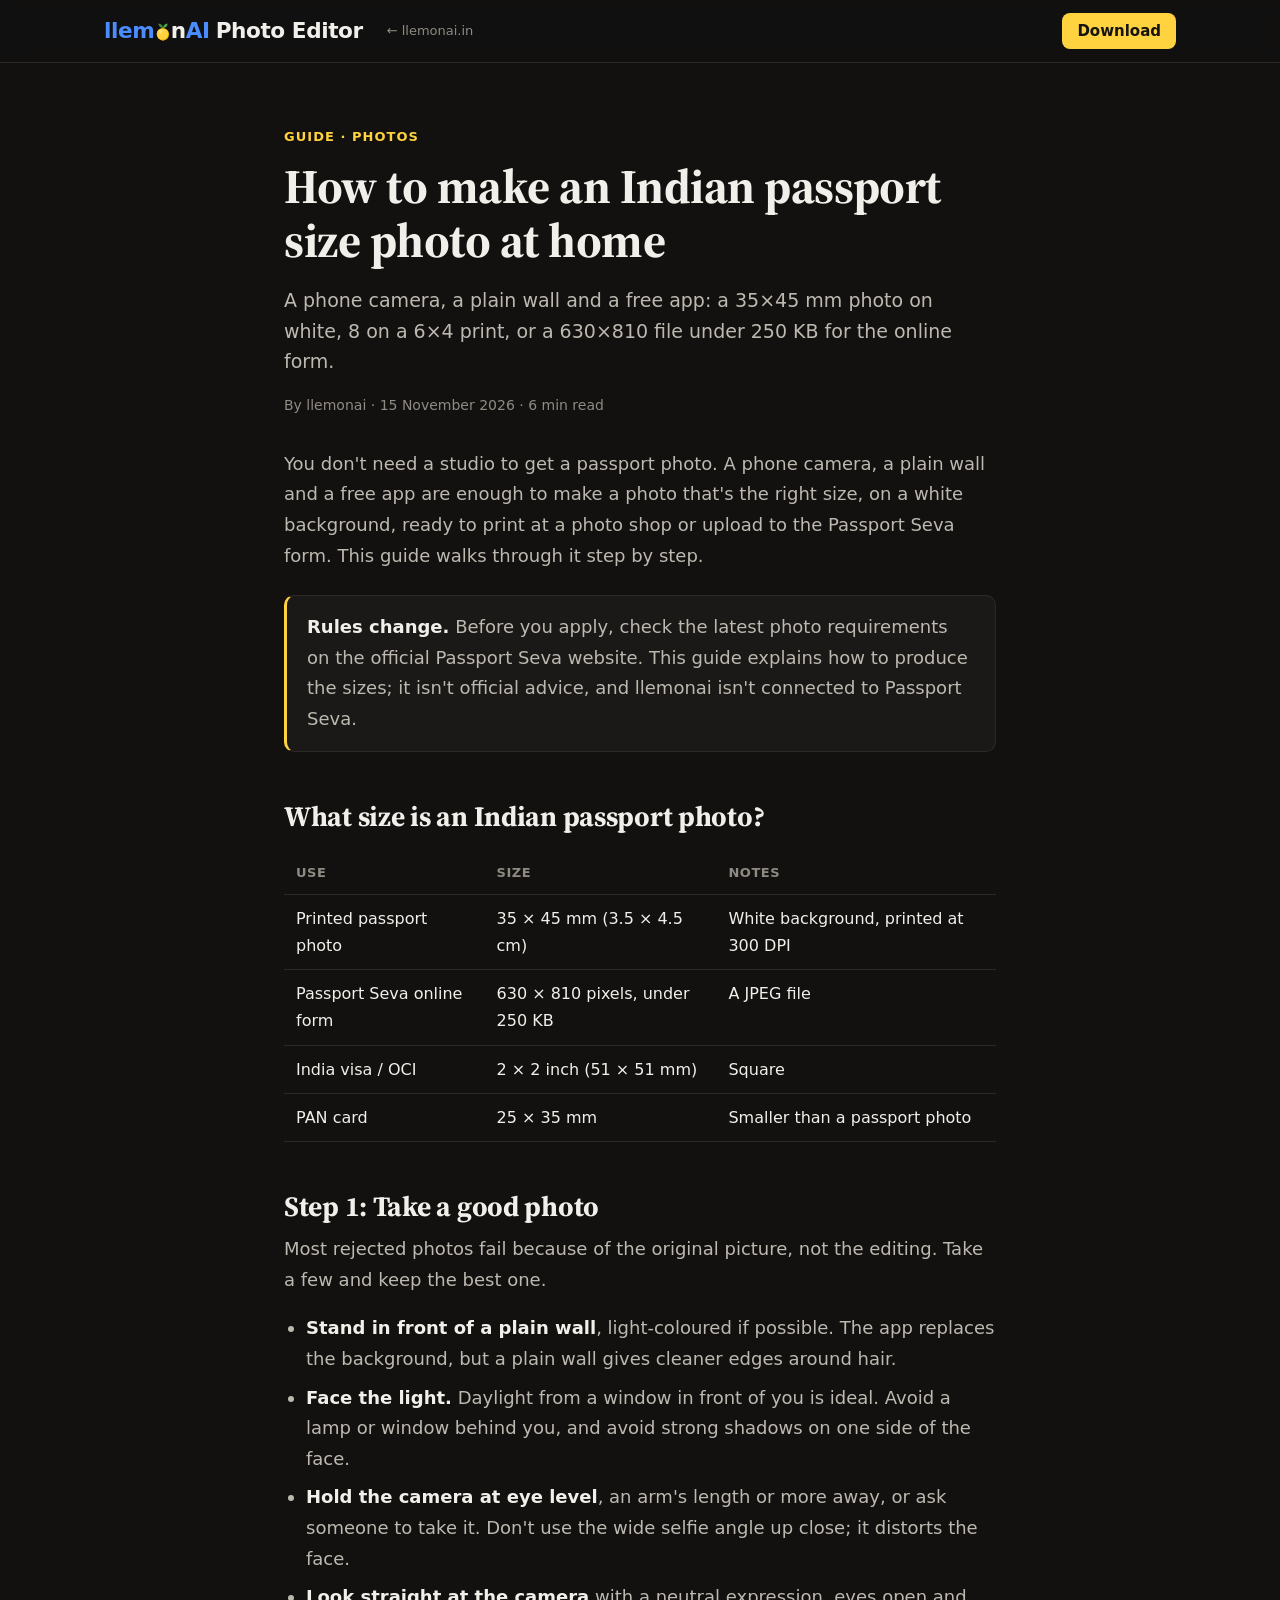
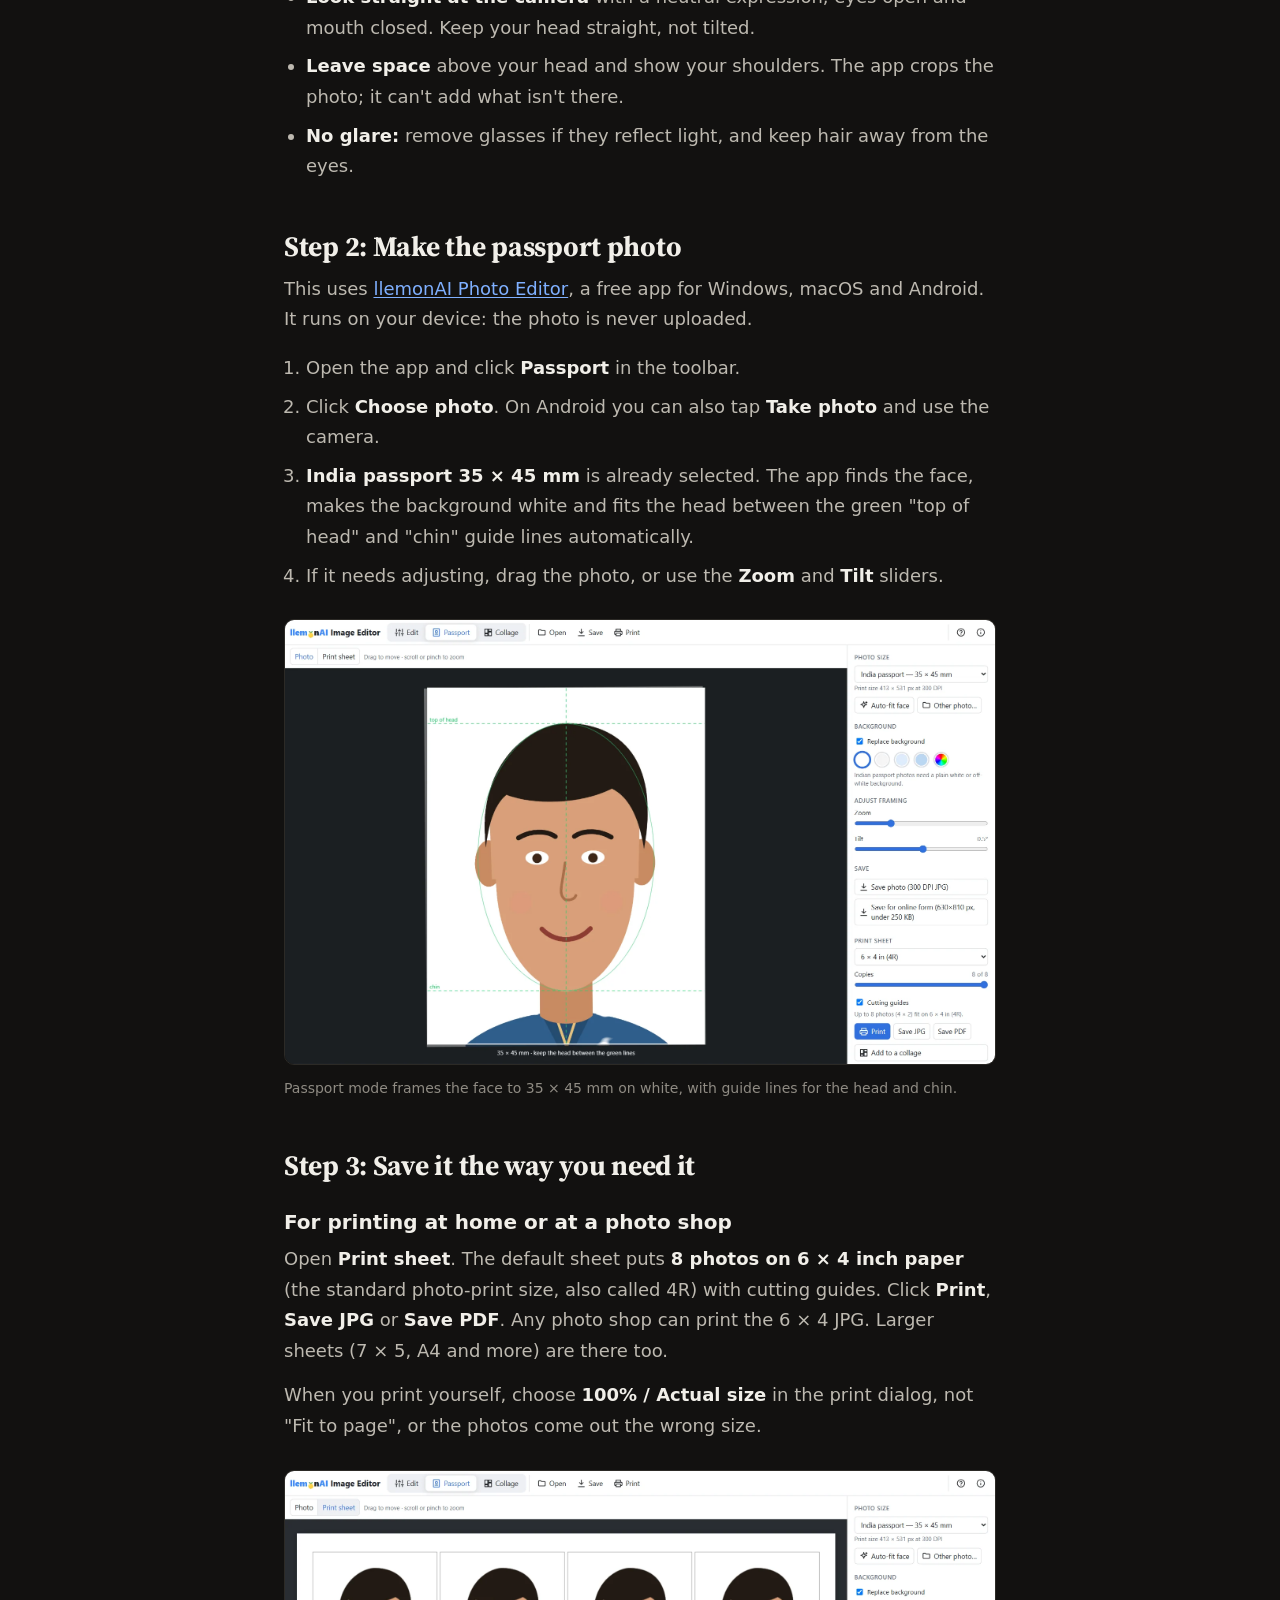
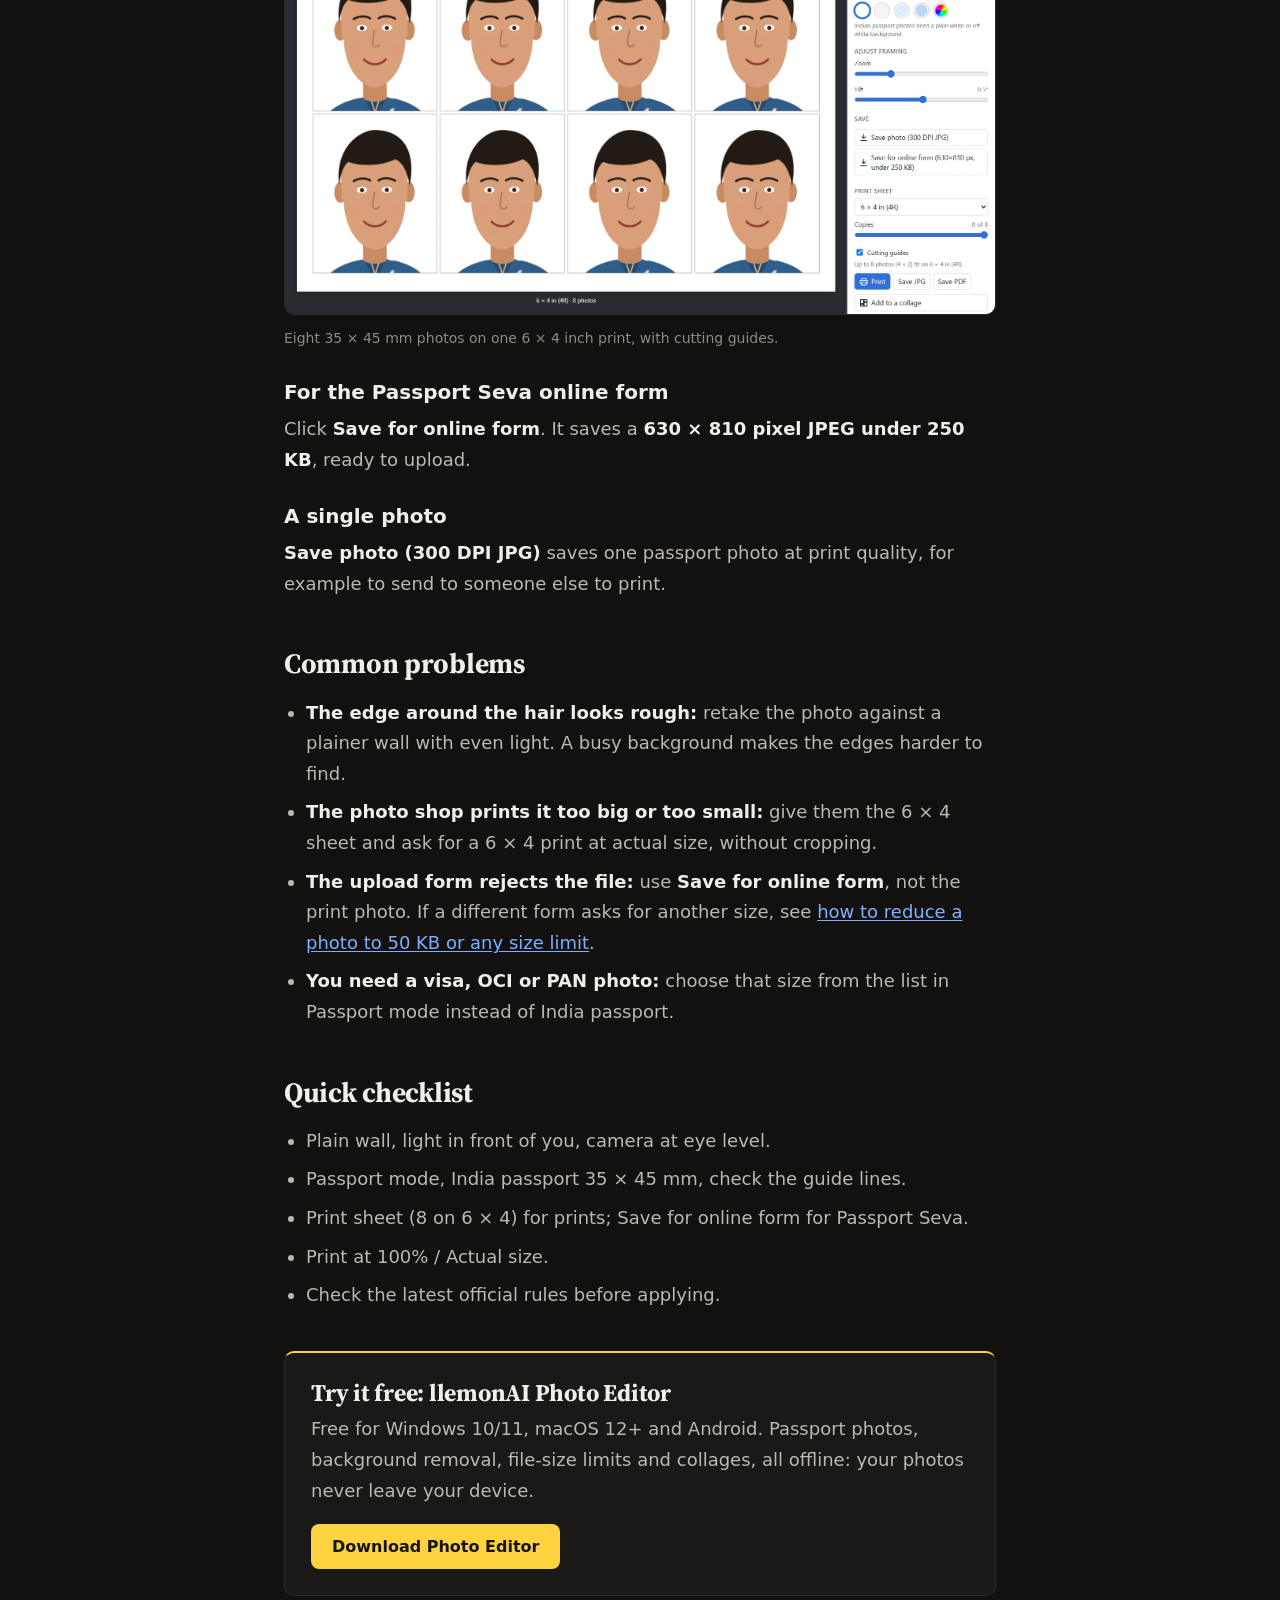
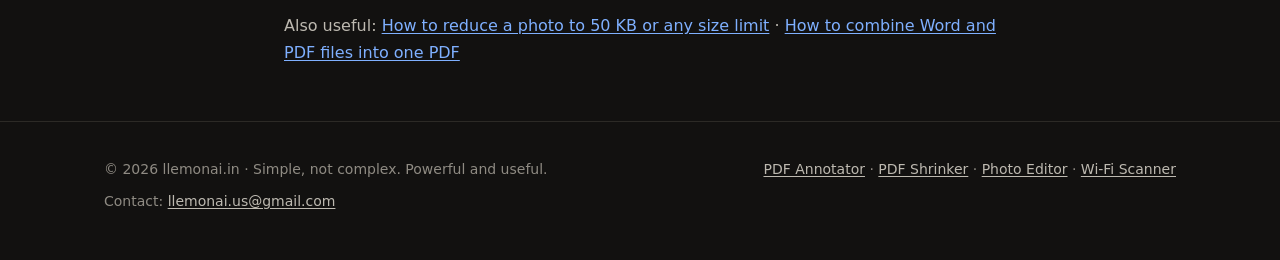
<file: passport-photo-at-home.html>
<!DOCTYPE html>
<html lang="en">
<head>
<meta charset="UTF-8" />
<meta name="viewport" content="width=device-width, initial-scale=1.0" />
<title>Make an Indian Passport Photo at Home (35×45 mm) | llemonai</title>
<meta name="description" content="Make a 35×45 mm passport photo on white at home, print 8 on a 6×4 sheet, or save 630×810 under 250 KB for Passport Seva. Free, offline, step by step." />
<link rel="canonical" href="https://llemonai.in/passport-photo-at-home.html" />
<link rel="icon" href="assets/favicon.ico" sizes="any" />
<link rel="icon" type="image/png" href="assets/favicon-32.png" sizes="32x32" />
<link rel="apple-touch-icon" href="assets/apple-touch-icon.png" />

<meta property="og:type" content="article" />
<meta property="og:url" content="https://llemonai.in/passport-photo-at-home.html" />
<meta property="og:title" content="How to make an Indian passport size photo at home" />
<meta property="og:description" content="Make a 35×45 mm passport photo on white at home, print 8 on a 6×4 sheet, or save 630×810 under 250 KB for Passport Seva. Free, offline, step by step." />
<meta property="og:image" content="https://llemonai.in/screenshots/image-editor-passport.png" />
<meta property="og:image:width" content="1800" />
<meta property="og:image:height" content="1125" />
<meta name="twitter:card" content="summary_large_image" />
<meta name="twitter:title" content="How to make an Indian passport size photo at home" />
<meta name="twitter:description" content="Make a 35×45 mm passport photo on white at home, print 8 on a 6×4 sheet, or save 630×810 under 250 KB for Passport Seva. Free, offline, step by step." />
<meta name="twitter:image" content="https://llemonai.in/screenshots/image-editor-passport.png" />

<script type="application/ld+json">
[
  {
    "@context": "https://schema.org",
    "@type": "Article",
    "headline": "How to make an Indian passport size photo at home",
    "description": "Make a 35×45 mm passport photo on white at home, print 8 on a 6×4 sheet, or save 630×810 under 250 KB for Passport Seva. Free, offline, step by step.",
    "image": "https://llemonai.in/screenshots/image-editor-passport.png",
    "datePublished": "2026-11-15",
    "dateModified": "2026-11-15",
    "author": {
      "@type": "Organization",
      "name": "llemonai",
      "url": "https://llemonai.in/"
    },
    "publisher": {
      "@type": "Organization",
      "name": "llemonai",
      "logo": {
        "@type": "ImageObject",
        "url": "https://llemonai.in/assets/wordmark.png"
      }
    },
    "mainEntityOfPage": "https://llemonai.in/passport-photo-at-home.html"
  },
  {
    "@context": "https://schema.org",
    "@type": "BreadcrumbList",
    "itemListElement": [
      {
        "@type": "ListItem",
        "position": 1,
        "name": "llemonai",
        "item": "https://llemonai.in/"
      },
      {
        "@type": "ListItem",
        "position": 2,
        "name": "Photo Editor",
        "item": "https://llemonai.in/image-editor.html"
      },
      {
        "@type": "ListItem",
        "position": 3,
        "name": "Passport photo at home",
        "item": "https://llemonai.in/passport-photo-at-home.html"
      }
    ]
  }
]
</script>

<link rel="preconnect" href="https://fonts.googleapis.com" />
<link rel="preconnect" href="https://fonts.gstatic.com" crossorigin />
<link href="https://fonts.googleapis.com/css2?family=Source+Serif+4:opsz,wght@8..60,600;8..60,700&display=swap" rel="stylesheet" />
<link rel="stylesheet" href="assets/site.css" />
</head>
<body>

<div class="topbar">
  <div class="wrap">
    <a class="wm" href="image-editor.html" title="llem = Large Language Embedded Model &middot; AI = Artificial Intelligence">
      <span class="wm-sr">llemonAI Photo Editor</span><span class="wm-llm" data-t="llem" aria-hidden="true"></span>
      <svg class="wm-o" viewBox="0 0 100 112" aria-hidden="true">
        <path d="M50 32 C31 30 21 16 22 3 C37 4 50 15 50 32 Z" fill="#3d8b3d"/>
        <path d="M50 32 C51 15 63 4 79 3 C80 17 68 30 50 32 Z" fill="#4caf50"/>
        <circle cx="50" cy="71" r="38" fill="#f2b705"/>
        <circle cx="47" cy="68" r="36" fill="#ffd23f"/>
        <ellipse cx="36" cy="54" rx="9" ry="12" fill="#fff" opacity="0.35"/>
        <circle cx="50" cy="33" r="5" fill="#d99a00"/>
        <circle cx="50" cy="108" r="4.5" fill="#d99a00"/>
      </svg>
      <span class="wm-n" data-t="n" aria-hidden="true"></span><span class="wm-ai" data-t="AI" aria-hidden="true"></span><span class="wm-product" aria-hidden="true">Photo Editor</span>
    </a>
    <a class="home" href="index.html">&larr; llemonai.in</a>
    <nav>
      <a class="btn btn-primary btn-sm" href="image-editor.html#download">Download</a>
    </nav>
  </div>
</div>

<header class="article-head">
  <div class="wrap">
    <p class="kicker">Guide &middot; Photos</p>
    <h1>How to make an Indian passport size photo at home</h1>
    <p class="lead">A phone camera, a plain wall and a free app: a 35&times;45&nbsp;mm photo on white, 8 on a 6&times;4 print, or a 630&times;810 file under 250&nbsp;KB for the online form.</p>
    <div class="byline">By llemonai &middot; 15 November 2026 &middot; 6 min read</div>
  </div>
</header>

<main class="wrap">
<article>

  <p>You don't need a studio to get a passport photo. A phone camera, a plain wall and a free app are enough to make a photo that's the right size, on a white background, ready to print at a photo shop or upload to the Passport Seva form. This guide walks through it step by step.</p>

  <div class="callout"><p><strong>Rules change.</strong> Before you apply, check the latest photo requirements on the official Passport Seva website. This guide explains how to produce the sizes; it isn't official advice, and llemonai isn't connected to Passport Seva.</p></div>

  <h2>What size is an Indian passport photo?</h2>
  <div class="table-scroll">
  <table>
    <thead><tr><th>Use</th><th>Size</th><th>Notes</th></tr></thead>
    <tbody>
      <tr><td>Printed passport photo</td><td>35 &times; 45 mm (3.5 &times; 4.5 cm)</td><td>White background, printed at 300 DPI</td></tr>
      <tr><td>Passport Seva online form</td><td>630 &times; 810 pixels, under 250 KB</td><td>A JPEG file</td></tr>
      <tr><td>India visa / OCI</td><td>2 &times; 2 inch (51 &times; 51 mm)</td><td>Square</td></tr>
      <tr><td>PAN card</td><td>25 &times; 35 mm</td><td>Smaller than a passport photo</td></tr>
    </tbody>
  </table>
  </div>

  <h2>Step 1: Take a good photo</h2>
  <p>Most rejected photos fail because of the original picture, not the editing. Take a few and keep the best one.</p>
  <ul>
    <li><strong>Stand in front of a plain wall</strong>, light-coloured if possible. The app replaces the background, but a plain wall gives cleaner edges around hair.</li>
    <li><strong>Face the light.</strong> Daylight from a window in front of you is ideal. Avoid a lamp or window behind you, and avoid strong shadows on one side of the face.</li>
    <li><strong>Hold the camera at eye level</strong>, an arm's length or more away, or ask someone to take it. Don't use the wide selfie angle up close; it distorts the face.</li>
    <li><strong>Look straight at the camera</strong> with a neutral expression, eyes open and mouth closed. Keep your head straight, not tilted.</li>
    <li><strong>Leave space</strong> above your head and show your shoulders. The app crops the photo; it can't add what isn't there.</li>
    <li><strong>No glare:</strong> remove glasses if they reflect light, and keep hair away from the eyes.</li>
  </ul>

  <h2>Step 2: Make the passport photo</h2>
  <p>This uses <a href="image-editor.html">llemonAI Photo Editor</a>, a free app for Windows, macOS and Android. It runs on your device: the photo is never uploaded.</p>
  <ol>
    <li>Open the app and click <strong>Passport</strong> in the toolbar.</li>
    <li>Click <strong>Choose photo</strong>. On Android you can also tap <strong>Take photo</strong> and use the camera.</li>
    <li><strong>India passport 35 &times; 45 mm</strong> is already selected. The app finds the face, makes the background white and fits the head between the green "top of head" and "chin" guide lines automatically.</li>
    <li>If it needs adjusting, drag the photo, or use the <strong>Zoom</strong> and <strong>Tilt</strong> sliders.</li>
  </ol>

  <figure>
    <picture><source srcset="screenshots/image-editor-passport.webp" type="image/webp" /><img src="screenshots/image-editor-passport.png" alt="Passport mode framing a face to 35 by 45 millimetres on a white background, with guide lines for the top of the head and the chin" width="1800" height="1125" loading="lazy" /></picture>
    <figcaption>Passport mode frames the face to 35 &times; 45 mm on white, with guide lines for the head and chin.</figcaption>
  </figure>

  <h2>Step 3: Save it the way you need it</h2>
  <h3>For printing at home or at a photo shop</h3>
  <p>Open <strong>Print sheet</strong>. The default sheet puts <strong>8 photos on 6 &times; 4 inch paper</strong> (the standard photo-print size, also called 4R) with cutting guides. Click <strong>Print</strong>, <strong>Save JPG</strong> or <strong>Save PDF</strong>. Any photo shop can print the 6 &times; 4 JPG. Larger sheets (7 &times; 5, A4 and more) are there too.</p>
  <p>When you print yourself, choose <strong>100% / Actual size</strong> in the print dialog, not "Fit to page", or the photos come out the wrong size.</p>

  <figure>
    <picture><source srcset="screenshots/image-editor-sheet.webp" type="image/webp" /><img src="screenshots/image-editor-sheet.png" alt="A 6 by 4 inch print sheet with eight passport photos and cutting guides" width="1800" height="1125" loading="lazy" /></picture>
    <figcaption>Eight 35 &times; 45 mm photos on one 6 &times; 4 inch print, with cutting guides.</figcaption>
  </figure>

  <h3>For the Passport Seva online form</h3>
  <p>Click <strong>Save for online form</strong>. It saves a <strong>630 &times; 810 pixel JPEG under 250 KB</strong>, ready to upload.</p>

  <h3>A single photo</h3>
  <p><strong>Save photo (300 DPI JPG)</strong> saves one passport photo at print quality, for example to send to someone else to print.</p>

  <h2>Common problems</h2>
  <ul>
    <li><strong>The edge around the hair looks rough:</strong> retake the photo against a plainer wall with even light. A busy background makes the edges harder to find.</li>
    <li><strong>The photo shop prints it too big or too small:</strong> give them the 6 &times; 4 sheet and ask for a 6 &times; 4 print at actual size, without cropping.</li>
    <li><strong>The upload form rejects the file:</strong> use <strong>Save for online form</strong>, not the print photo. If a different form asks for another size, see <a href="reduce-photo-size-kb.html">how to reduce a photo to 50 KB or any size limit</a>.</li>
    <li><strong>You need a visa, OCI or PAN photo:</strong> choose that size from the list in Passport mode instead of India passport.</li>
  </ul>

  <h2>Quick checklist</h2>
  <ul>
    <li>Plain wall, light in front of you, camera at eye level.</li>
    <li>Passport mode, India passport 35 &times; 45 mm, check the guide lines.</li>
    <li>Print sheet (8 on 6 &times; 4) for prints; Save for online form for Passport Seva.</li>
    <li>Print at 100% / Actual size.</li>
    <li>Check the latest official rules before applying.</li>
  </ul>

  <section class="cta">
    <h2>Try it free: llemonAI Photo Editor</h2>
    <p>Free for Windows 10/11, macOS 12+ and Android. Passport photos, background removal, file-size limits and collages, all offline: your photos never leave your device.</p>
    <a class="btn btn-primary" href="image-editor.html#download">Download Photo Editor</a>
  </section>

  <p class="related">Also useful: <a href="reduce-photo-size-kb.html">How to reduce a photo to 50 KB or any size limit</a> &middot; <a href="combine-word-and-pdf.html">How to combine Word and PDF files into one PDF</a></p>

</article>
</main>

<footer>
  <div class="wrap">
    <div>&copy; <span id="year"></span> llemonai.in &middot; Simple, not complex. Powerful and useful.</div>
    <div><a href="reader.html">PDF Annotator</a> &middot; <a href="organizer.html">PDF Shrinker</a> &middot; <a href="image-editor.html">Photo Editor</a> &middot; <a href="scanner.html">Wi-Fi Scanner</a></div>
    <div>Contact: <a href="mailto:llemonai.us@gmail.com">llemonai.us@gmail.com</a></div>
  </div>
</footer>
<script>document.getElementById('year').textContent = new Date().getFullYear();</script>

</body>
</html>
</file>
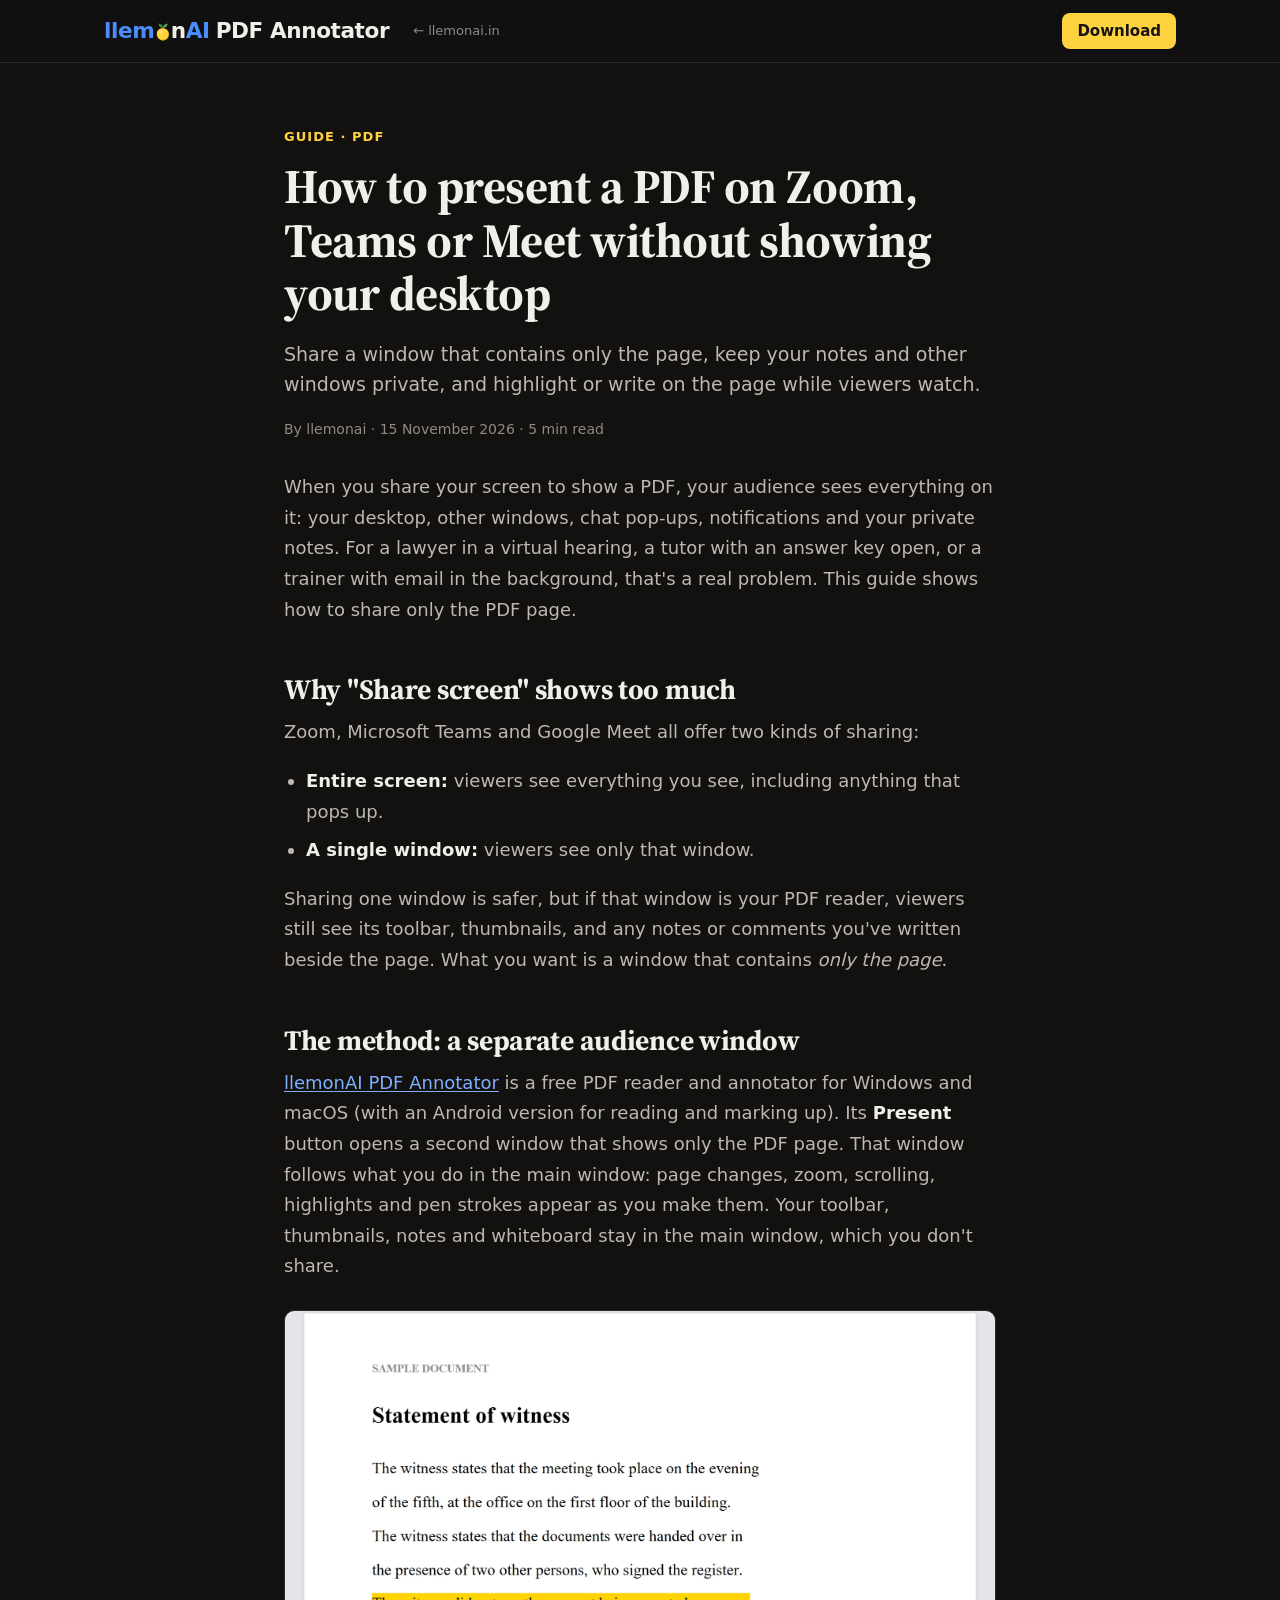
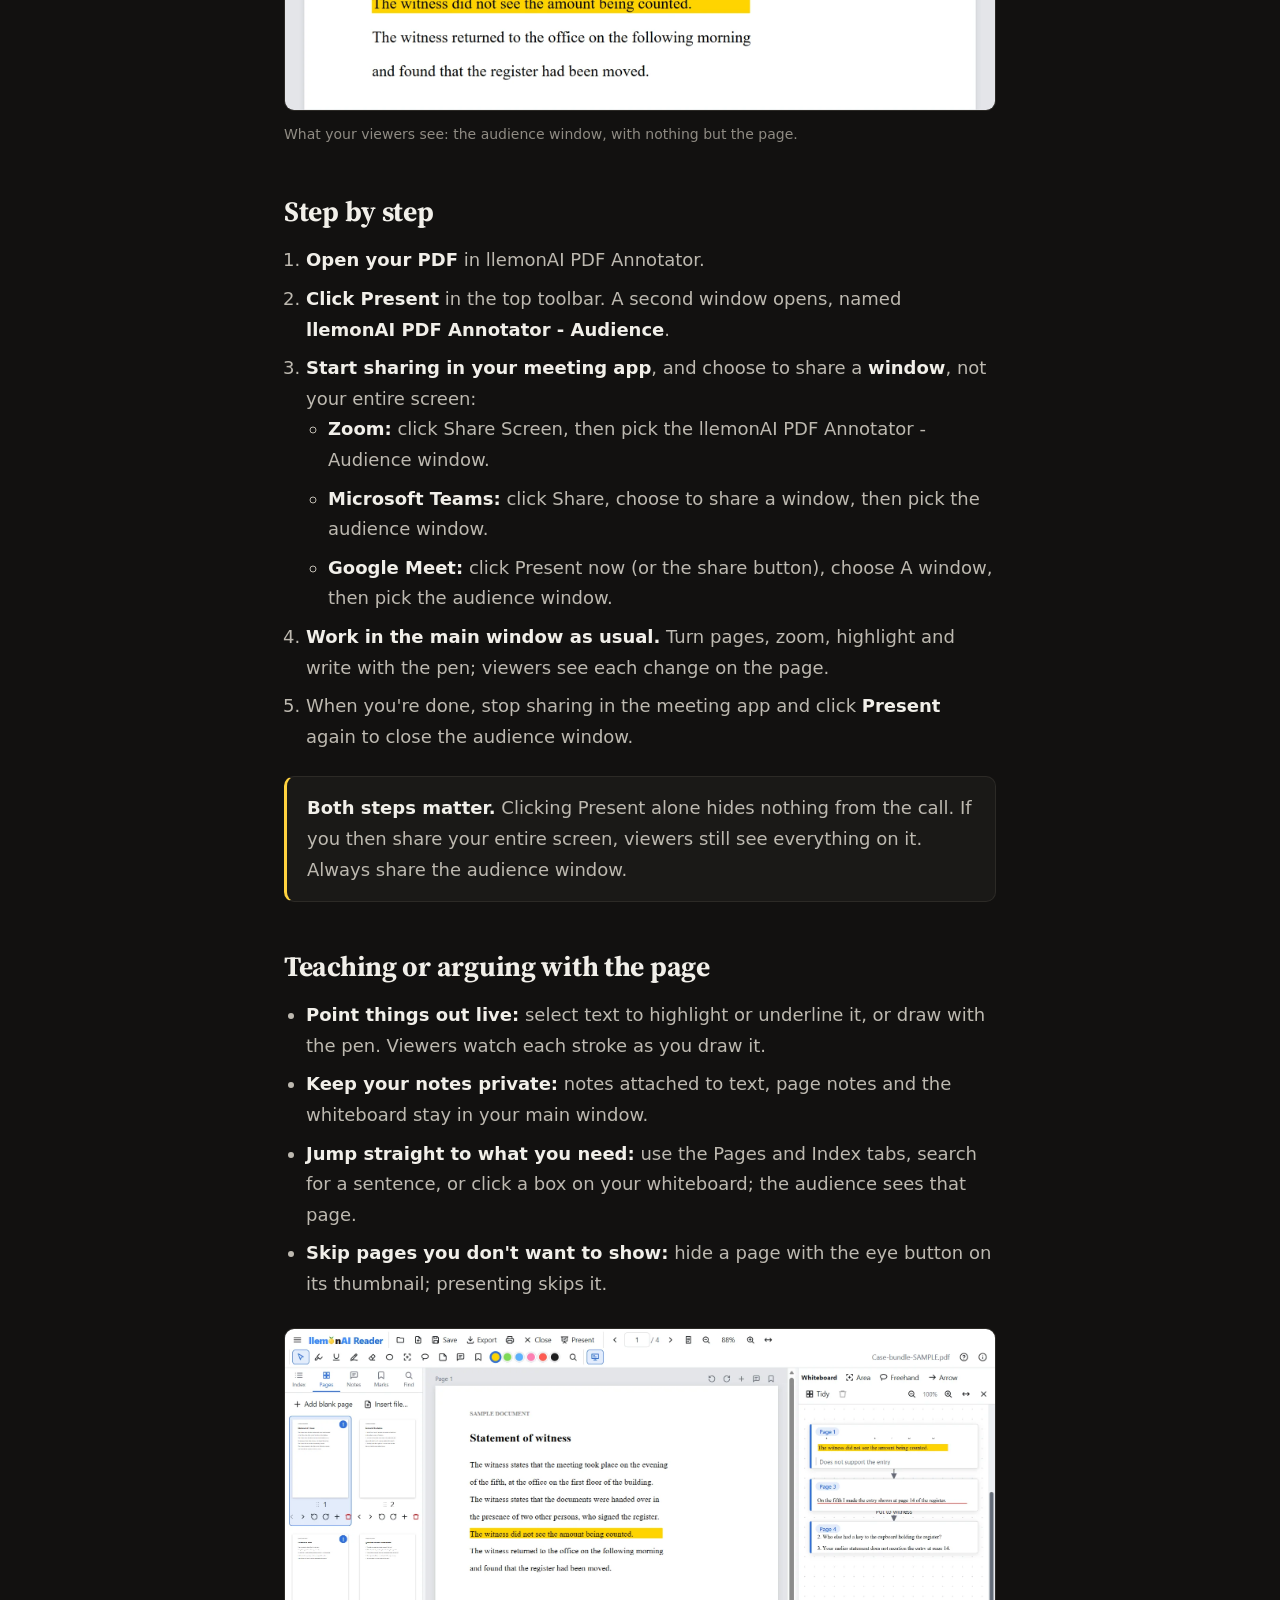
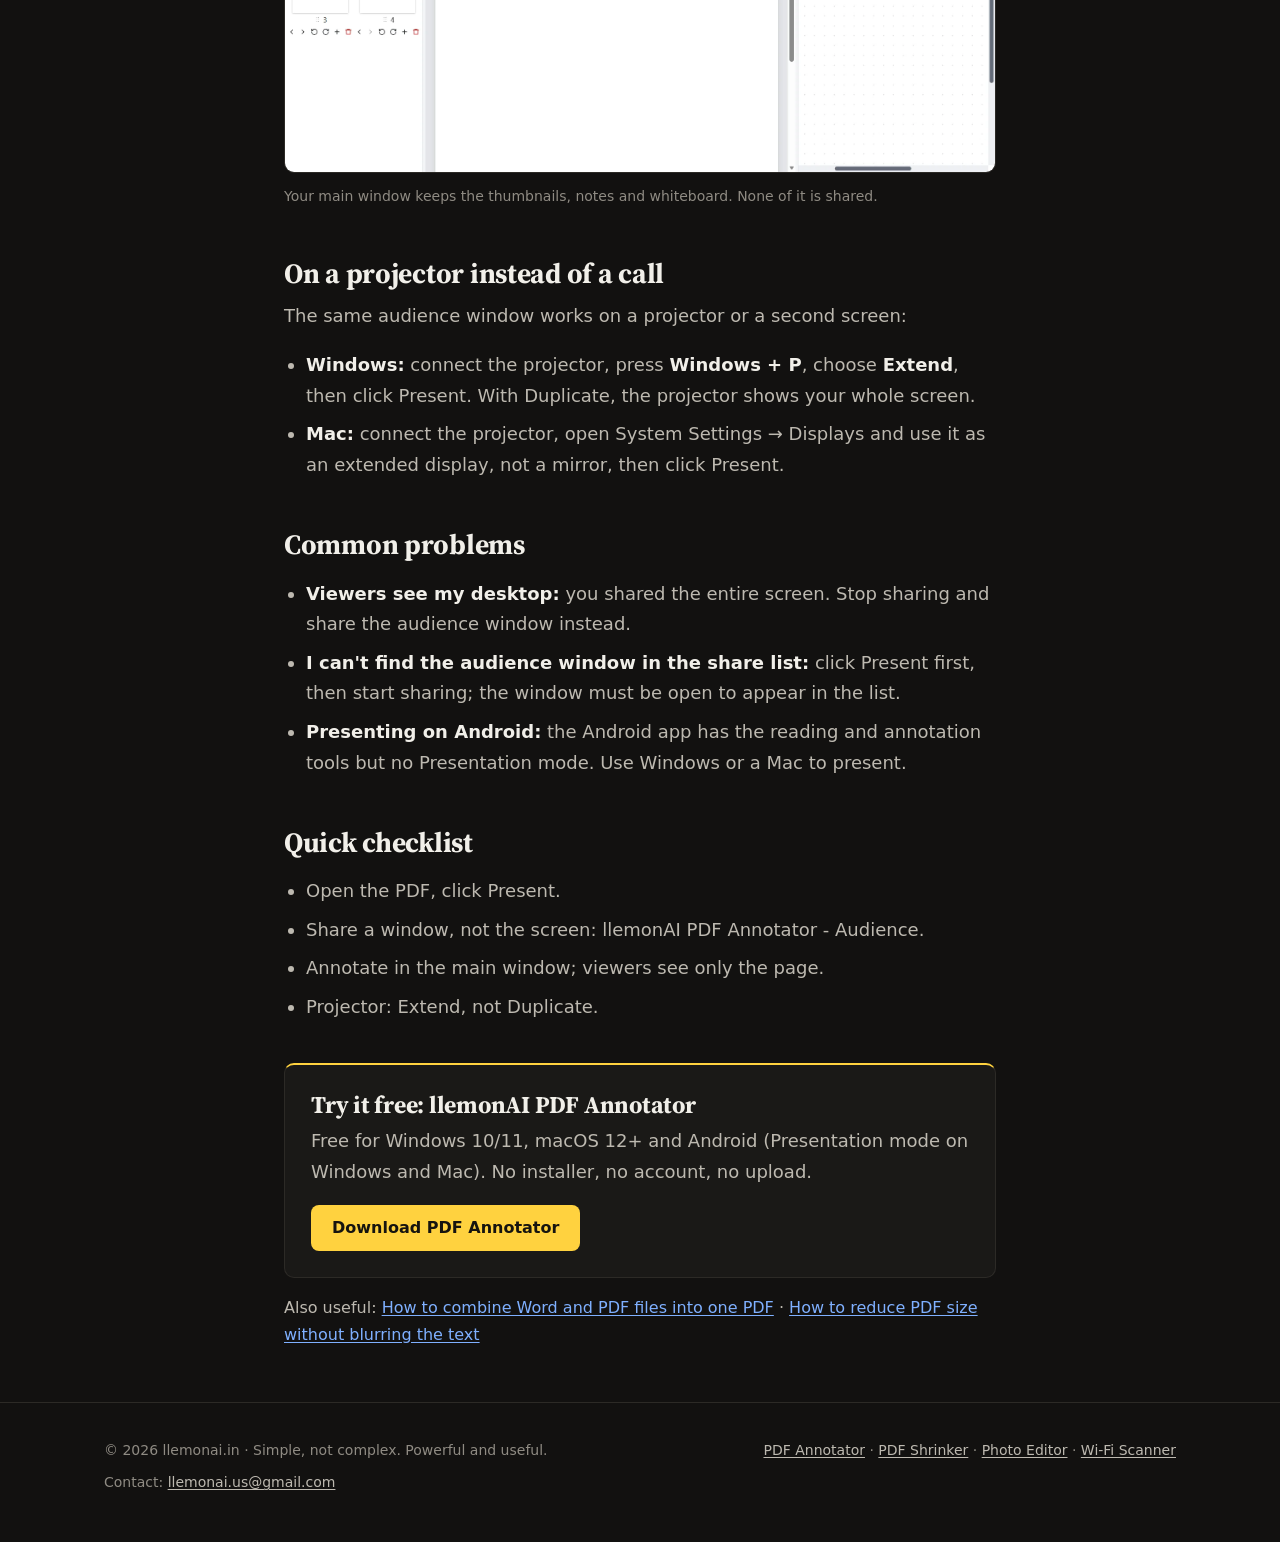
<file: present-pdf-on-zoom.html>
<!DOCTYPE html>
<html lang="en">
<head>
<meta charset="UTF-8" />
<meta name="viewport" content="width=device-width, initial-scale=1.0" />
<title>Present a PDF on Zoom Without Showing Your Desktop | llemonai</title>
<meta name="description" content="Share only the PDF page on Zoom, Teams or Meet: no desktop, notes or pop-ups. Annotate live while viewers see just the page. Free for Windows and Mac." />
<link rel="canonical" href="https://llemonai.in/present-pdf-on-zoom.html" />
<link rel="icon" href="assets/favicon.ico" sizes="any" />
<link rel="icon" type="image/png" href="assets/favicon-32.png" sizes="32x32" />
<link rel="apple-touch-icon" href="assets/apple-touch-icon.png" />

<meta property="og:type" content="article" />
<meta property="og:url" content="https://llemonai.in/present-pdf-on-zoom.html" />
<meta property="og:title" content="How to present a PDF on Zoom, Teams or Meet without showing your desktop" />
<meta property="og:description" content="Share only the PDF page on Zoom, Teams or Meet: no desktop, notes or pop-ups. Annotate live while viewers see just the page. Free for Windows and Mac." />
<meta property="og:image" content="https://llemonai.in/screenshots/reader-present.png" />
<meta property="og:image:width" content="1800" />
<meta property="og:image:height" content="1013" />
<meta name="twitter:card" content="summary_large_image" />
<meta name="twitter:title" content="How to present a PDF on Zoom, Teams or Meet without showing your desktop" />
<meta name="twitter:description" content="Share only the PDF page on Zoom, Teams or Meet: no desktop, notes or pop-ups. Annotate live while viewers see just the page. Free for Windows and Mac." />
<meta name="twitter:image" content="https://llemonai.in/screenshots/reader-present.png" />

<script type="application/ld+json">
[
  {
    "@context": "https://schema.org",
    "@type": "Article",
    "headline": "How to present a PDF on Zoom, Teams or Meet without showing your desktop",
    "description": "Share only the PDF page on Zoom, Teams or Meet: no desktop, notes or pop-ups. Annotate live while viewers see just the page. Free for Windows and Mac.",
    "image": "https://llemonai.in/screenshots/reader-present.png",
    "datePublished": "2026-11-15",
    "dateModified": "2026-11-15",
    "author": {
      "@type": "Organization",
      "name": "llemonai",
      "url": "https://llemonai.in/"
    },
    "publisher": {
      "@type": "Organization",
      "name": "llemonai",
      "logo": {
        "@type": "ImageObject",
        "url": "https://llemonai.in/assets/wordmark.png"
      }
    },
    "mainEntityOfPage": "https://llemonai.in/present-pdf-on-zoom.html"
  },
  {
    "@context": "https://schema.org",
    "@type": "BreadcrumbList",
    "itemListElement": [
      {
        "@type": "ListItem",
        "position": 1,
        "name": "llemonai",
        "item": "https://llemonai.in/"
      },
      {
        "@type": "ListItem",
        "position": 2,
        "name": "PDF Annotator",
        "item": "https://llemonai.in/reader.html"
      },
      {
        "@type": "ListItem",
        "position": 3,
        "name": "Present a PDF on Zoom",
        "item": "https://llemonai.in/present-pdf-on-zoom.html"
      }
    ]
  }
]
</script>

<link rel="preconnect" href="https://fonts.googleapis.com" />
<link rel="preconnect" href="https://fonts.gstatic.com" crossorigin />
<link href="https://fonts.googleapis.com/css2?family=Source+Serif+4:opsz,wght@8..60,600;8..60,700&display=swap" rel="stylesheet" />
<link rel="stylesheet" href="assets/site.css" />
</head>
<body>

<div class="topbar">
  <div class="wrap">
    <a class="wm" href="reader.html" title="llem = Large Language Embedded Model &middot; AI = Artificial Intelligence">
      <span class="wm-sr">llemonAI PDF Annotator</span><span class="wm-llm" data-t="llem" aria-hidden="true"></span>
      <svg class="wm-o" viewBox="0 0 100 112" aria-hidden="true">
        <path d="M50 32 C31 30 21 16 22 3 C37 4 50 15 50 32 Z" fill="#3d8b3d"/>
        <path d="M50 32 C51 15 63 4 79 3 C80 17 68 30 50 32 Z" fill="#4caf50"/>
        <circle cx="50" cy="71" r="38" fill="#f2b705"/>
        <circle cx="47" cy="68" r="36" fill="#ffd23f"/>
        <ellipse cx="36" cy="54" rx="9" ry="12" fill="#fff" opacity="0.35"/>
        <circle cx="50" cy="33" r="5" fill="#d99a00"/>
        <circle cx="50" cy="108" r="4.5" fill="#d99a00"/>
      </svg>
      <span class="wm-n" data-t="n" aria-hidden="true"></span><span class="wm-ai" data-t="AI" aria-hidden="true"></span><span class="wm-product" aria-hidden="true">PDF Annotator</span>
    </a>
    <a class="home" href="index.html">&larr; llemonai.in</a>
    <nav>
      <a class="btn btn-primary btn-sm" href="reader.html#download">Download</a>
    </nav>
  </div>
</div>

<header class="article-head">
  <div class="wrap">
    <p class="kicker">Guide &middot; PDF</p>
    <h1>How to present a PDF on Zoom, Teams or Meet without showing your desktop</h1>
    <p class="lead">Share a window that contains only the page, keep your notes and other windows private, and highlight or write on the page while viewers watch.</p>
    <div class="byline">By llemonai &middot; 15 November 2026 &middot; 5 min read</div>
  </div>
</header>

<main class="wrap">
<article>

  <p>When you share your screen to show a PDF, your audience sees everything on it: your desktop, other windows, chat pop-ups, notifications and your private notes. For a lawyer in a virtual hearing, a tutor with an answer key open, or a trainer with email in the background, that's a real problem. This guide shows how to share only the PDF page.</p>

  <h2>Why "Share screen" shows too much</h2>
  <p>Zoom, Microsoft Teams and Google Meet all offer two kinds of sharing:</p>
  <ul>
    <li><strong>Entire screen:</strong> viewers see everything you see, including anything that pops up.</li>
    <li><strong>A single window:</strong> viewers see only that window.</li>
  </ul>
  <p>Sharing one window is safer, but if that window is your PDF reader, viewers still see its toolbar, thumbnails, and any notes or comments you've written beside the page. What you want is a window that contains <em>only the page</em>.</p>

  <h2>The method: a separate audience window</h2>
  <p><a href="reader.html">llemonAI PDF Annotator</a> is a free PDF reader and annotator for Windows and macOS (with an Android version for reading and marking up). Its <strong>Present</strong> button opens a second window that shows only the PDF page. That window follows what you do in the main window: page changes, zoom, scrolling, highlights and pen strokes appear as you make them. Your toolbar, thumbnails, notes and whiteboard stay in the main window, which you don't share.</p>

  <figure>
    <picture><source srcset="screenshots/reader-present.webp" type="image/webp" /><img src="screenshots/reader-present.png" alt="The audience window showing only a PDF page with one highlighted sentence, and no toolbar, thumbnails or notes" width="1800" height="1013" loading="lazy" /></picture>
    <figcaption>What your viewers see: the audience window, with nothing but the page.</figcaption>
  </figure>

  <h2>Step by step</h2>
  <ol>
    <li><strong>Open your PDF</strong> in llemonAI PDF Annotator.</li>
    <li><strong>Click Present</strong> in the top toolbar. A second window opens, named <strong>llemonAI PDF Annotator - Audience</strong>.</li>
    <li><strong>Start sharing in your meeting app</strong>, and choose to share a <strong>window</strong>, not your entire screen:
      <ul>
        <li><strong>Zoom:</strong> click Share Screen, then pick the llemonAI PDF Annotator - Audience window.</li>
        <li><strong>Microsoft Teams:</strong> click Share, choose to share a window, then pick the audience window.</li>
        <li><strong>Google Meet:</strong> click Present now (or the share button), choose A window, then pick the audience window.</li>
      </ul>
    </li>
    <li><strong>Work in the main window as usual.</strong> Turn pages, zoom, highlight and write with the pen; viewers see each change on the page.</li>
    <li>When you're done, stop sharing in the meeting app and click <strong>Present</strong> again to close the audience window.</li>
  </ol>
  <div class="callout"><p><strong>Both steps matter.</strong> Clicking Present alone hides nothing from the call. If you then share your entire screen, viewers still see everything on it. Always share the audience window.</p></div>

  <h2>Teaching or arguing with the page</h2>
  <ul>
    <li><strong>Point things out live:</strong> select text to highlight or underline it, or draw with the pen. Viewers watch each stroke as you draw it.</li>
    <li><strong>Keep your notes private:</strong> notes attached to text, page notes and the whiteboard stay in your main window.</li>
    <li><strong>Jump straight to what you need:</strong> use the Pages and Index tabs, search for a sentence, or click a box on your whiteboard; the audience sees that page.</li>
    <li><strong>Skip pages you don't want to show:</strong> hide a page with the eye button on its thumbnail; presenting skips it.</li>
  </ul>

  <figure>
    <picture><source srcset="screenshots/reader-whiteboard.webp" type="image/webp" /><img src="screenshots/reader-whiteboard.png" alt="The main window with page thumbnails, a highlighted page and a private whiteboard of passages linked to their pages" width="1800" height="1125" loading="lazy" /></picture>
    <figcaption>Your main window keeps the thumbnails, notes and whiteboard. None of it is shared.</figcaption>
  </figure>

  <h2>On a projector instead of a call</h2>
  <p>The same audience window works on a projector or a second screen:</p>
  <ul>
    <li><strong>Windows:</strong> connect the projector, press <strong>Windows + P</strong>, choose <strong>Extend</strong>, then click Present. With Duplicate, the projector shows your whole screen.</li>
    <li><strong>Mac:</strong> connect the projector, open System Settings &rarr; Displays and use it as an extended display, not a mirror, then click Present.</li>
  </ul>

  <h2>Common problems</h2>
  <ul>
    <li><strong>Viewers see my desktop:</strong> you shared the entire screen. Stop sharing and share the audience window instead.</li>
    <li><strong>I can't find the audience window in the share list:</strong> click Present first, then start sharing; the window must be open to appear in the list.</li>
    <li><strong>Presenting on Android:</strong> the Android app has the reading and annotation tools but no Presentation mode. Use Windows or a Mac to present.</li>
  </ul>

  <h2>Quick checklist</h2>
  <ul>
    <li>Open the PDF, click Present.</li>
    <li>Share a window, not the screen: llemonAI PDF Annotator - Audience.</li>
    <li>Annotate in the main window; viewers see only the page.</li>
    <li>Projector: Extend, not Duplicate.</li>
  </ul>

  <section class="cta">
    <h2>Try it free: llemonAI PDF Annotator</h2>
    <p>Free for Windows 10/11, macOS 12+ and Android (Presentation mode on Windows and Mac). No installer, no account, no upload.</p>
    <a class="btn btn-primary" href="reader.html#download">Download PDF Annotator</a>
  </section>

  <p class="related">Also useful: <a href="combine-word-and-pdf.html">How to combine Word and PDF files into one PDF</a> &middot; <a href="reduce-pdf-size.html">How to reduce PDF size without blurring the text</a></p>

</article>
</main>

<footer>
  <div class="wrap">
    <div>&copy; <span id="year"></span> llemonai.in &middot; Simple, not complex. Powerful and useful.</div>
    <div><a href="reader.html">PDF Annotator</a> &middot; <a href="organizer.html">PDF Shrinker</a> &middot; <a href="image-editor.html">Photo Editor</a> &middot; <a href="scanner.html">Wi-Fi Scanner</a></div>
    <div>Contact: <a href="mailto:llemonai.us@gmail.com">llemonai.us@gmail.com</a></div>
  </div>
</footer>
<script>document.getElementById('year').textContent = new Date().getFullYear();</script>

</body>
</html>
</file>
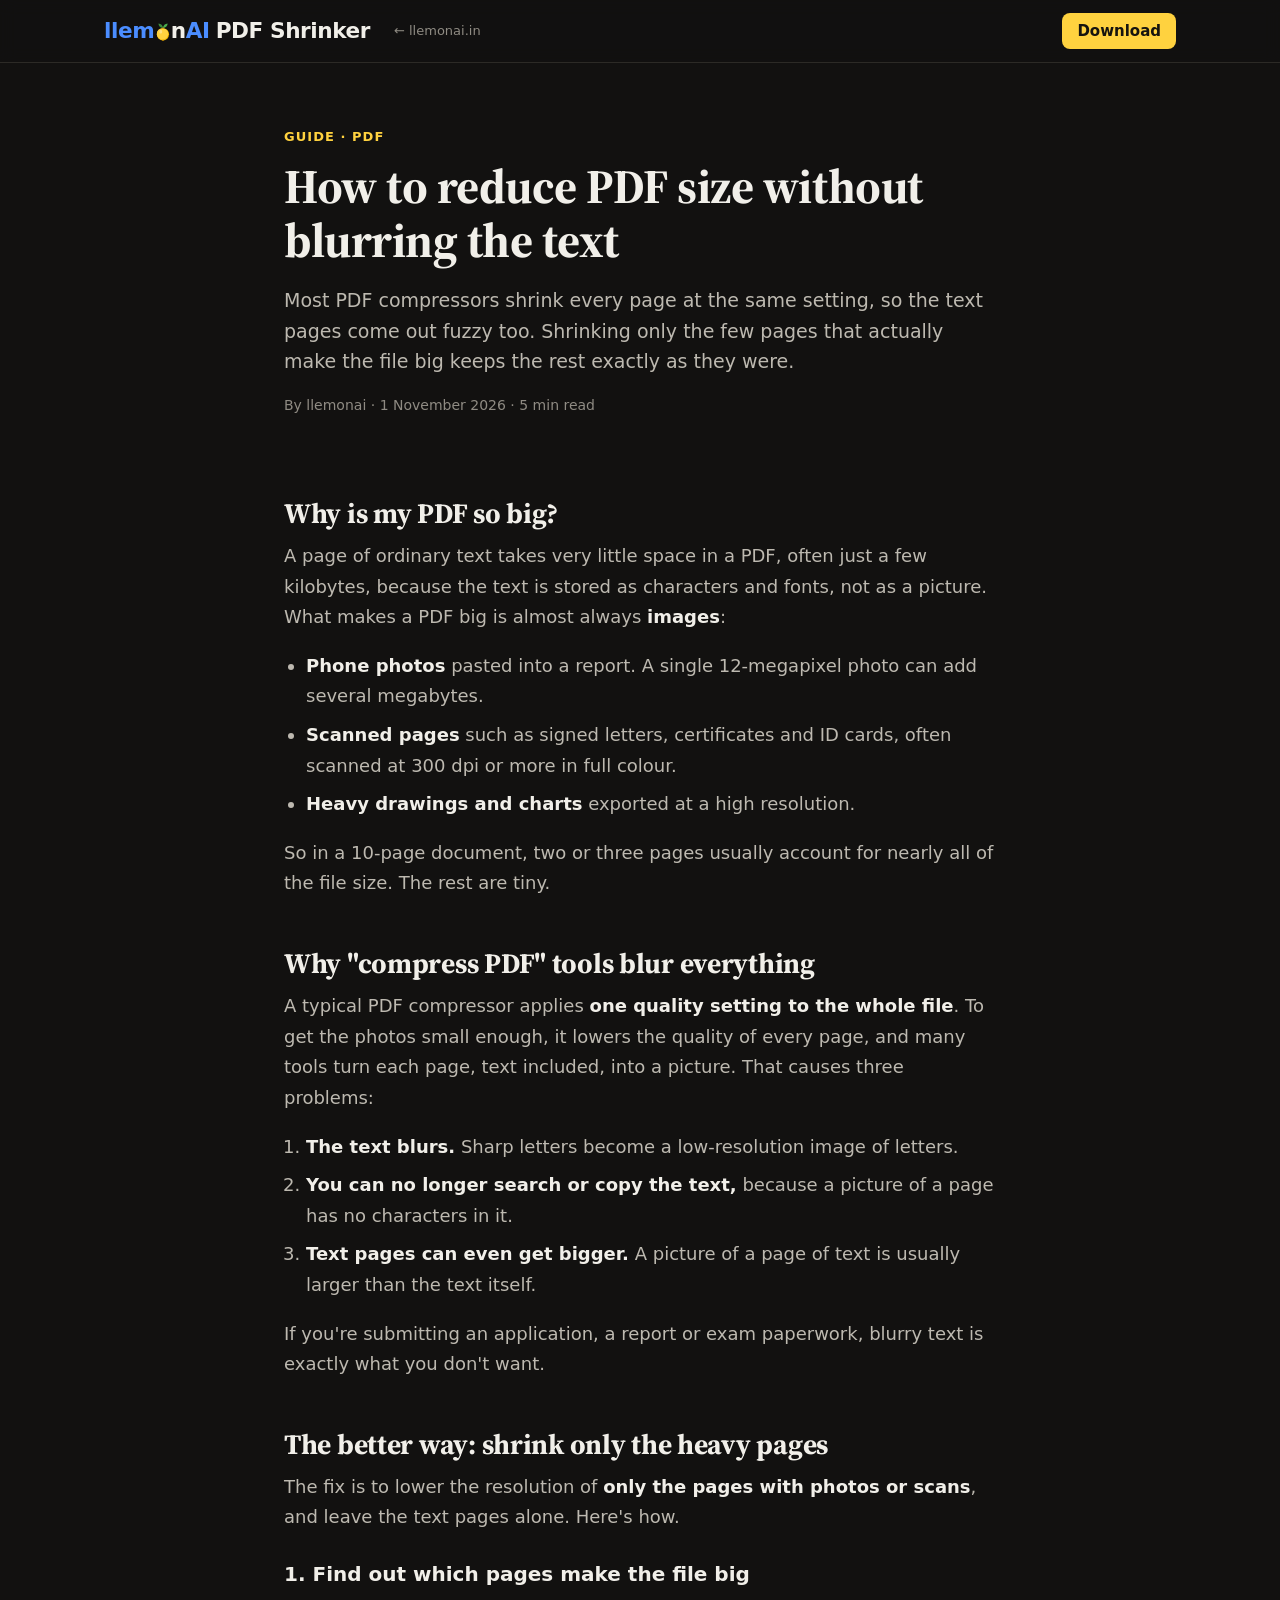
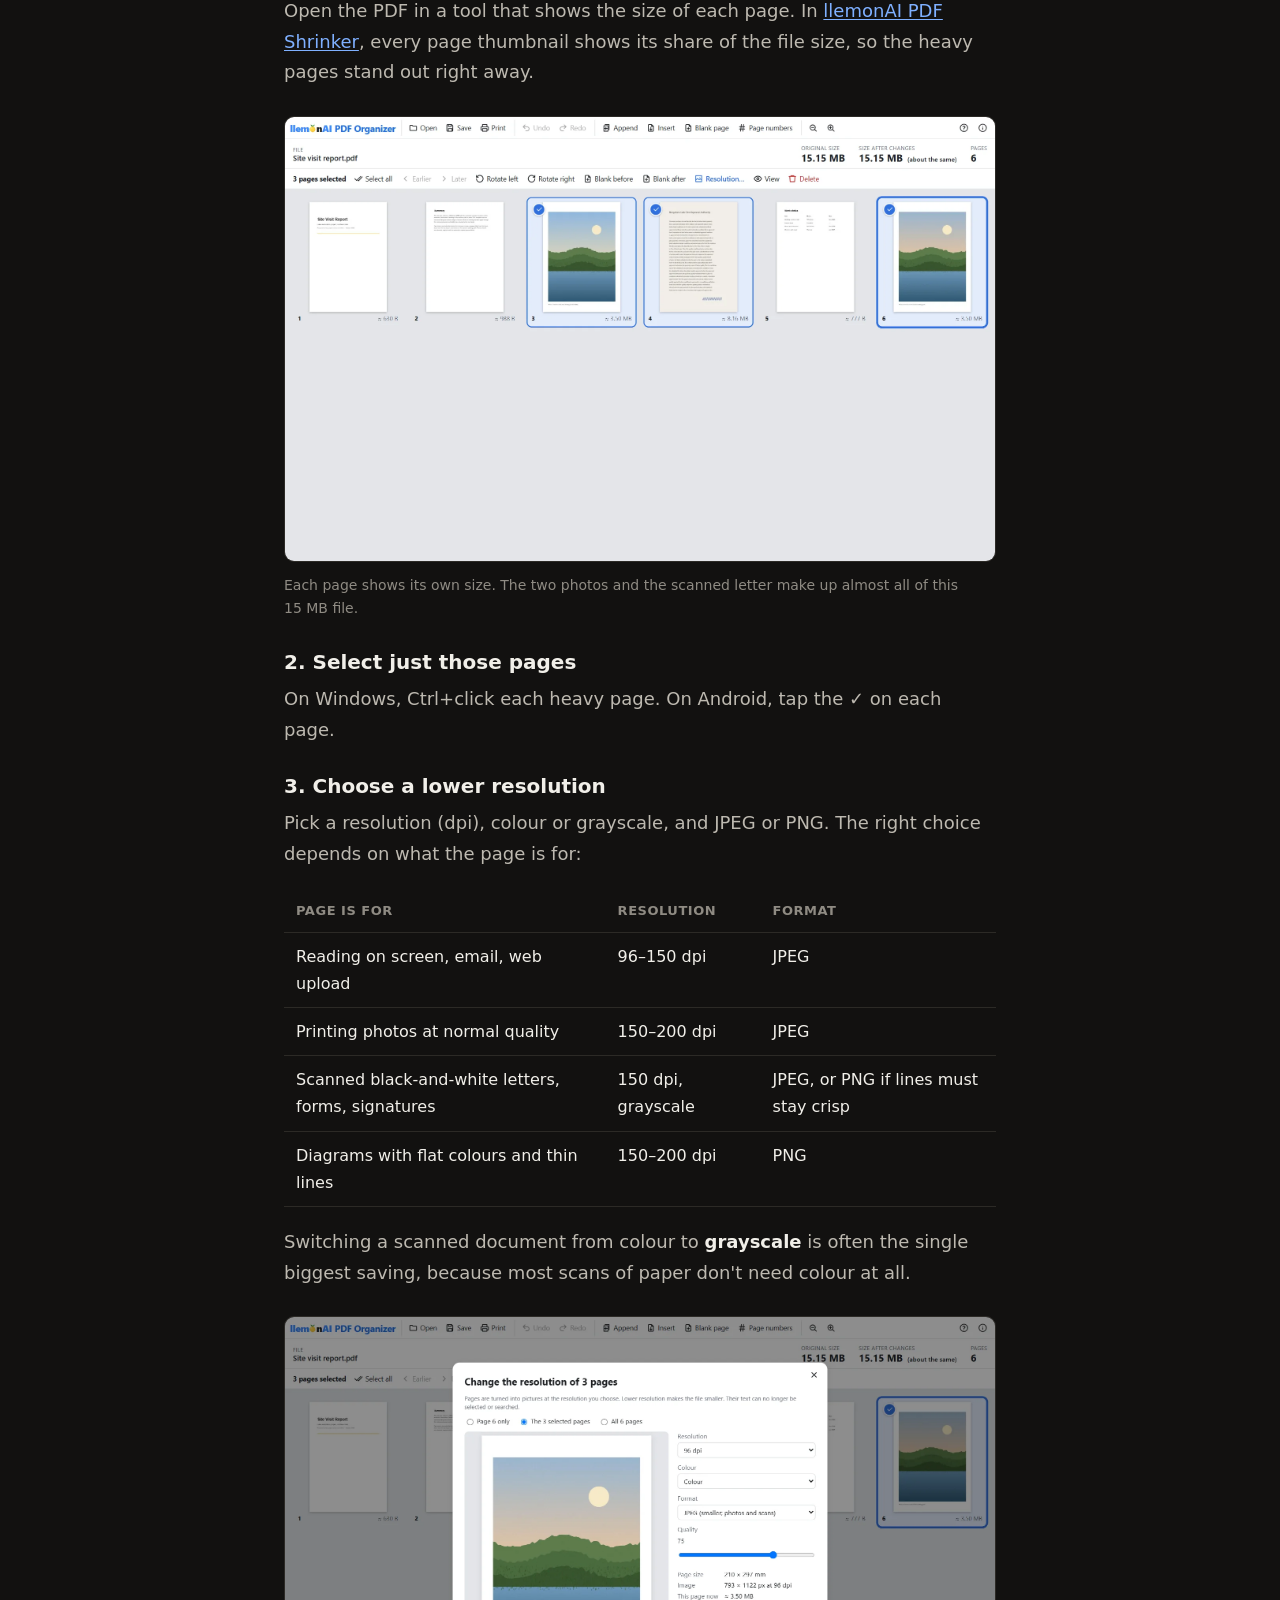
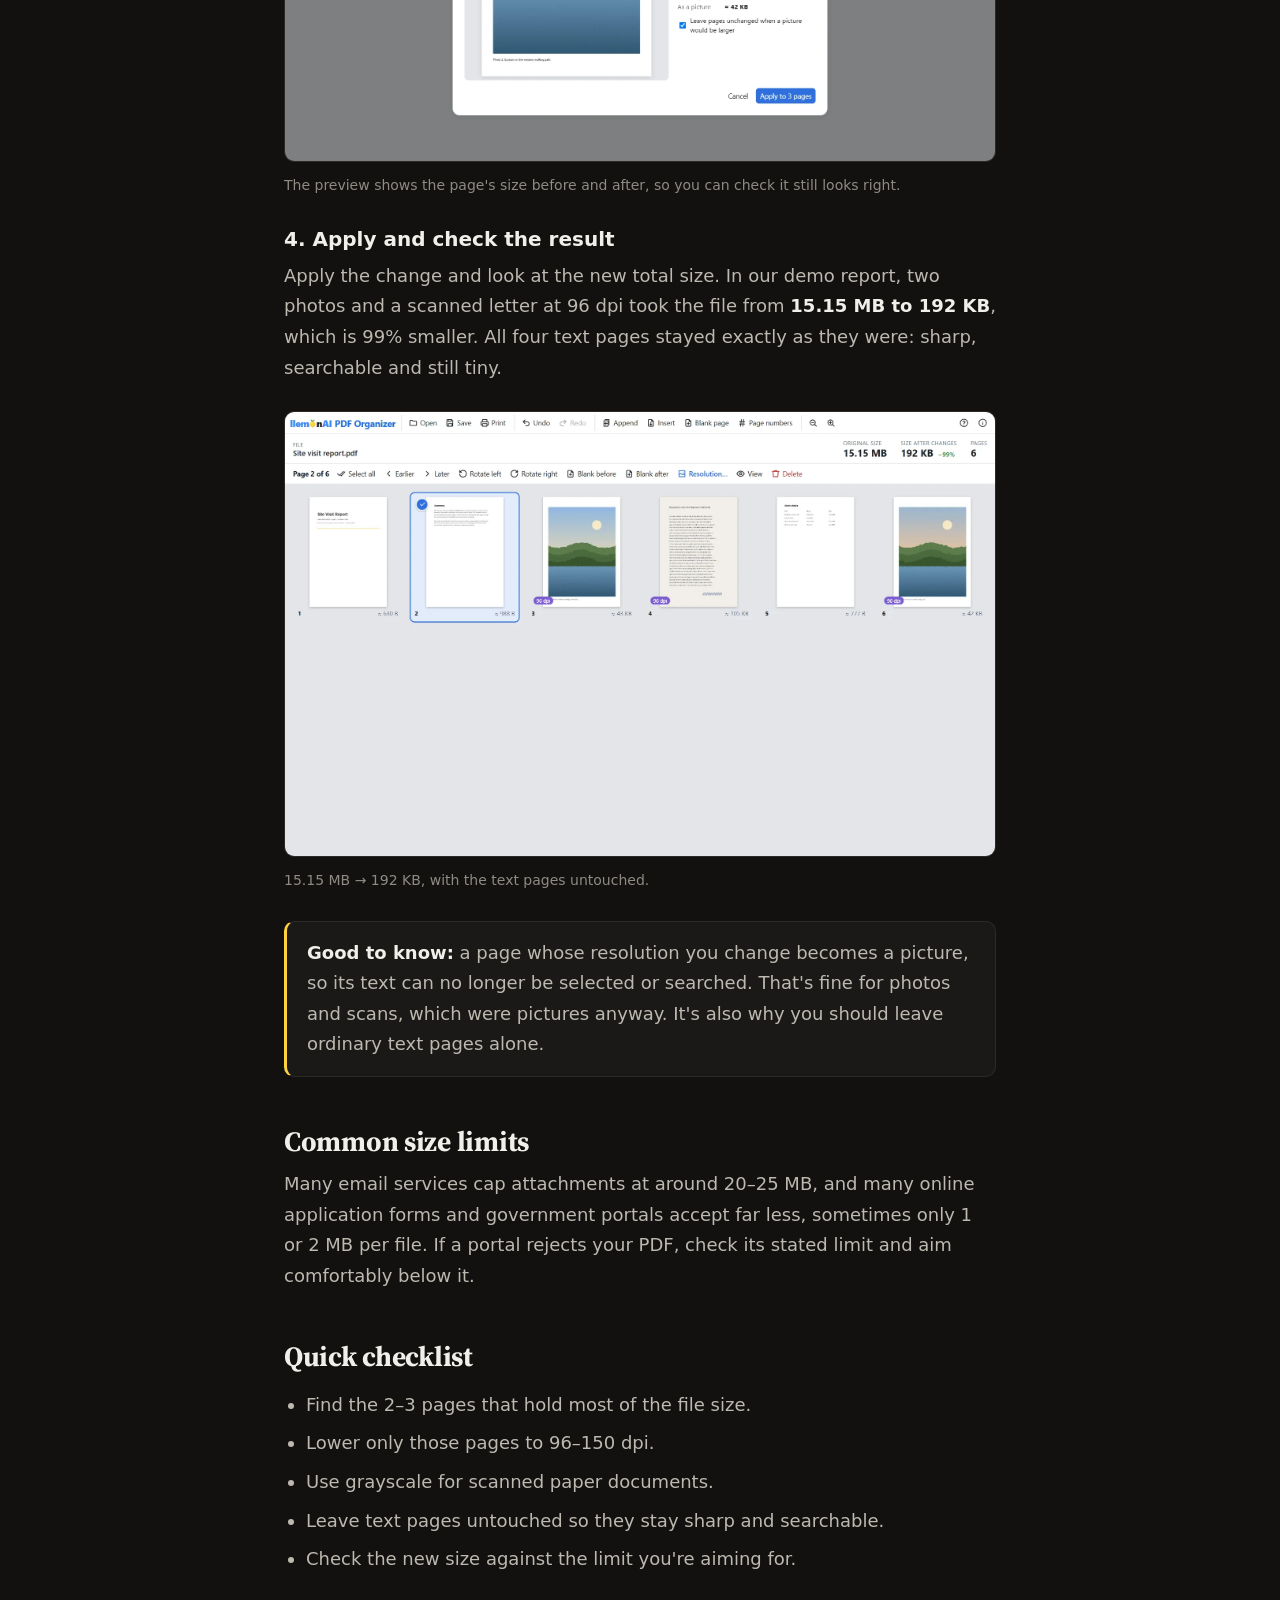
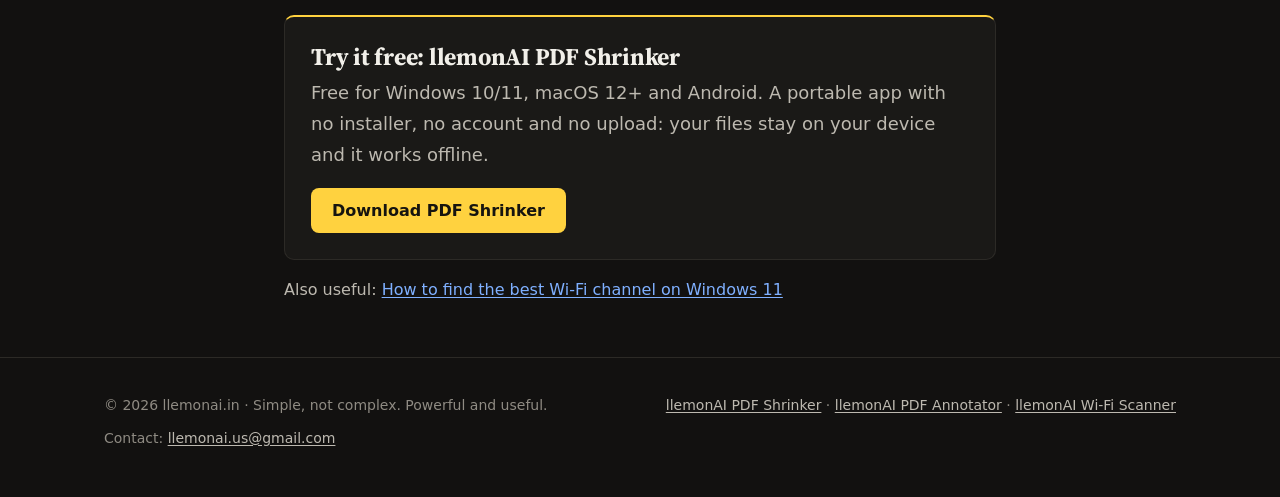
<file: reduce-pdf-size.html>
<!DOCTYPE html>
<html lang="en">
<head>
<meta charset="UTF-8" />
<meta name="viewport" content="width=device-width, initial-scale=1.0" />
<title>How to Reduce PDF Size Without Blurring the Text | llemonai</title>
<meta name="description" content="Why a PDF gets too big to email or upload, and how to shrink it without blurring every page: lower the resolution of only the heavy pages." />
<link rel="canonical" href="https://llemonai.in/reduce-pdf-size.html" />
<link rel="icon" href="assets/favicon.ico" sizes="any" />
<link rel="icon" type="image/png" href="assets/favicon-32.png" sizes="32x32" />
<link rel="apple-touch-icon" href="assets/apple-touch-icon.png" />

<meta property="og:type" content="article" />
<meta property="og:url" content="https://llemonai.in/reduce-pdf-size.html" />
<meta property="og:title" content="How to reduce PDF size without blurring the text" />
<meta property="og:description" content="Shrink only the pages that make a PDF big. Text pages stay sharp and searchable." />
<meta property="og:image" content="https://llemonai.in/screenshots/organizer-sizes.png" />
<meta property="og:image:width" content="1800" />
<meta property="og:image:height" content="1125" />
<meta name="twitter:card" content="summary_large_image" />
<meta name="twitter:title" content="How to reduce PDF size without blurring the text" />
<meta name="twitter:description" content="Shrink only the pages that make a PDF big. Text pages stay sharp and searchable." />
<meta name="twitter:image" content="https://llemonai.in/screenshots/organizer-sizes.png" />

<script type="application/ld+json">
[
  {
    "@context": "https://schema.org",
    "@type": "Article",
    "headline": "How to reduce PDF size without blurring the text",
    "description": "Why a PDF gets too big to email or upload, and how to shrink it without turning every page blurry.",
    "image": "https://llemonai.in/screenshots/organizer-sizes.png",
    "datePublished": "2026-11-01",
    "dateModified": "2026-11-01",
    "author": { "@type": "Organization", "name": "llemonai", "url": "https://llemonai.in/" },
    "publisher": { "@type": "Organization", "name": "llemonai", "logo": { "@type": "ImageObject", "url": "https://llemonai.in/assets/wordmark.png" } },
    "mainEntityOfPage": "https://llemonai.in/reduce-pdf-size.html"
  },
  {
    "@context": "https://schema.org",
    "@type": "BreadcrumbList",
    "itemListElement": [
      { "@type": "ListItem", "position": 1, "name": "llemonai", "item": "https://llemonai.in/" },
      { "@type": "ListItem", "position": 2, "name": "PDF Shrinker", "item": "https://llemonai.in/organizer.html" },
      { "@type": "ListItem", "position": 3, "name": "Reduce PDF size", "item": "https://llemonai.in/reduce-pdf-size.html" }
    ]
  }
]
</script>

<link rel="preconnect" href="https://fonts.googleapis.com" />
<link rel="preconnect" href="https://fonts.gstatic.com" crossorigin />
<link href="https://fonts.googleapis.com/css2?family=Source+Serif+4:opsz,wght@8..60,600;8..60,700&display=swap" rel="stylesheet" />
<link rel="stylesheet" href="assets/site.css" />
</head>
<body>

<div class="topbar">
  <div class="wrap">
    <a class="wm" href="organizer.html" title="llem = Large Language Embedded Model &middot; AI = Artificial Intelligence">
      <span class="wm-sr">llemonAI PDF Shrinker</span><span class="wm-llm" data-t="llem" aria-hidden="true"></span>
      <svg class="wm-o" viewBox="0 0 100 112" aria-hidden="true">
        <path d="M50 32 C31 30 21 16 22 3 C37 4 50 15 50 32 Z" fill="#3d8b3d"/>
        <path d="M50 32 C51 15 63 4 79 3 C80 17 68 30 50 32 Z" fill="#4caf50"/>
        <circle cx="50" cy="71" r="38" fill="#f2b705"/>
        <circle cx="47" cy="68" r="36" fill="#ffd23f"/>
        <ellipse cx="36" cy="54" rx="9" ry="12" fill="#fff" opacity="0.35"/>
        <circle cx="50" cy="33" r="5" fill="#d99a00"/>
        <circle cx="50" cy="108" r="4.5" fill="#d99a00"/>
      </svg>
      <span class="wm-n" data-t="n" aria-hidden="true"></span><span class="wm-ai" data-t="AI" aria-hidden="true"></span><span class="wm-product" aria-hidden="true">PDF Shrinker</span>
    </a>
    <a class="home" href="index.html">&larr; llemonai.in</a>
    <nav>
      <a class="btn btn-primary btn-sm" href="organizer.html#download">Download</a>
    </nav>
  </div>
</div>

<header class="article-head">
  <div class="wrap">
    <p class="kicker">Guide &middot; PDF</p>
    <h1>How to reduce PDF size without blurring the text</h1>
    <p class="lead">Most PDF compressors shrink every page at the same setting, so the text pages come out fuzzy too. Shrinking only the few pages that actually make the file big keeps the rest exactly as they were.</p>
    <div class="byline">By llemonai &middot; 1 November 2026 &middot; 5 min read</div>
  </div>
</header>

<main class="wrap">
<article>

  <h2>Why is my PDF so big?</h2>
  <p>A page of ordinary text takes very little space in a PDF, often just a few kilobytes, because the text is stored as characters and fonts, not as a picture. What makes a PDF big is almost always <strong>images</strong>:</p>
  <ul>
    <li><strong>Phone photos</strong> pasted into a report. A single 12-megapixel photo can add several megabytes.</li>
    <li><strong>Scanned pages</strong> such as signed letters, certificates and ID cards, often scanned at 300&nbsp;dpi or more in full colour.</li>
    <li><strong>Heavy drawings and charts</strong> exported at a high resolution.</li>
  </ul>
  <p>So in a 10-page document, two or three pages usually account for nearly all of the file size. The rest are tiny.</p>

  <h2>Why "compress PDF" tools blur everything</h2>
  <p>A typical PDF compressor applies <strong>one quality setting to the whole file</strong>. To get the photos small enough, it lowers the quality of every page, and many tools turn each page, text included, into a picture. That causes three problems:</p>
  <ol>
    <li><strong>The text blurs.</strong> Sharp letters become a low-resolution image of letters.</li>
    <li><strong>You can no longer search or copy the text,</strong> because a picture of a page has no characters in it.</li>
    <li><strong>Text pages can even get bigger.</strong> A picture of a page of text is usually larger than the text itself.</li>
  </ol>
  <p>If you're submitting an application, a report or exam paperwork, blurry text is exactly what you don't want.</p>

  <h2>The better way: shrink only the heavy pages</h2>
  <p>The fix is to lower the resolution of <strong>only the pages with photos or scans</strong>, and leave the text pages alone. Here's how.</p>

  <h3>1. Find out which pages make the file big</h3>
  <p>Open the PDF in a tool that shows the size of each page. In <a href="organizer.html">llemonAI PDF Shrinker</a>, every page thumbnail shows its share of the file size, so the heavy pages stand out right away.</p>
  <figure>
    <picture><source srcset="screenshots/organizer-sizes.webp" type="image/webp" /><img src="screenshots/organizer-sizes.png" alt="llemonAI PDF Shrinker showing each page's size, with two photo pages and a scanned letter selected" width="1800" height="1125" loading="lazy" /></picture>
    <figcaption>Each page shows its own size. The two photos and the scanned letter make up almost all of this 15&nbsp;MB file.</figcaption>
  </figure>

  <h3>2. Select just those pages</h3>
  <p>On Windows, Ctrl+click each heavy page. On Android, tap the &#10003; on each page.</p>

  <h3>3. Choose a lower resolution</h3>
  <p>Pick a resolution (dpi), colour or grayscale, and JPEG or PNG. The right choice depends on what the page is for:</p>
  <div class="table-scroll">
    <table>
      <tr><th>Page is for</th><th>Resolution</th><th>Format</th></tr>
      <tr><td>Reading on screen, email, web upload</td><td>96&ndash;150&nbsp;dpi</td><td>JPEG</td></tr>
      <tr><td>Printing photos at normal quality</td><td>150&ndash;200&nbsp;dpi</td><td>JPEG</td></tr>
      <tr><td>Scanned black-and-white letters, forms, signatures</td><td>150&nbsp;dpi, grayscale</td><td>JPEG, or PNG if lines must stay crisp</td></tr>
      <tr><td>Diagrams with flat colours and thin lines</td><td>150&ndash;200&nbsp;dpi</td><td>PNG</td></tr>
    </table>
  </div>
  <p>Switching a scanned document from colour to <strong>grayscale</strong> is often the single biggest saving, because most scans of paper don't need colour at all.</p>
  <figure>
    <picture><source srcset="screenshots/organizer-resolution.webp" type="image/webp" /><img src="screenshots/organizer-resolution.png" alt="Resolution dialog with a preview and the page size before and after" width="1800" height="1125" loading="lazy" /></picture>
    <figcaption>The preview shows the page's size before and after, so you can check it still looks right.</figcaption>
  </figure>

  <h3>4. Apply and check the result</h3>
  <p>Apply the change and look at the new total size. In our demo report, two photos and a scanned letter at 96&nbsp;dpi took the file from <strong>15.15&nbsp;MB to 192&nbsp;KB</strong>, which is 99% smaller. All four text pages stayed exactly as they were: sharp, searchable and still tiny.</p>
  <figure>
    <picture><source srcset="screenshots/organizer-after.webp" type="image/webp" /><img src="screenshots/organizer-after.png" alt="The same PDF after shrinking three pages: 15.15 MB down to 192 KB" width="1800" height="1125" loading="lazy" /></picture>
    <figcaption>15.15&nbsp;MB &rarr; 192&nbsp;KB, with the text pages untouched.</figcaption>
  </figure>

  <div class="callout">
    <p><strong>Good to know:</strong> a page whose resolution you change becomes a picture, so its text can no longer be selected or searched. That's fine for photos and scans, which were pictures anyway. It's also why you should leave ordinary text pages alone.</p>
  </div>

  <h2>Common size limits</h2>
  <p>Many email services cap attachments at around 20&ndash;25&nbsp;MB, and many online application forms and government portals accept far less, sometimes only 1 or 2&nbsp;MB per file. If a portal rejects your PDF, check its stated limit and aim comfortably below it.</p>

  <h2>Quick checklist</h2>
  <ul>
    <li>Find the 2&ndash;3 pages that hold most of the file size.</li>
    <li>Lower only those pages to 96&ndash;150&nbsp;dpi.</li>
    <li>Use grayscale for scanned paper documents.</li>
    <li>Leave text pages untouched so they stay sharp and searchable.</li>
    <li>Check the new size against the limit you're aiming for.</li>
  </ul>

  <section class="cta">
    <h2>Try it free: llemonAI PDF Shrinker</h2>
    <p>Free for Windows 10/11, macOS 12+ and Android. A portable app with no installer, no account and no upload: your files stay on your device and it works offline.</p>
    <a class="btn btn-primary" href="organizer.html#download">Download PDF Shrinker</a>
  </section>

  <p class="related">Also useful: <a href="best-wifi-channel.html">How to find the best Wi-Fi channel on Windows 11</a></p>

</article>
</main>

<footer>
  <div class="wrap">
    <div>&copy; <span id="year"></span> llemonai.in &middot; Simple, not complex. Powerful and useful.</div>
    <div><a href="organizer.html">llemonAI PDF Shrinker</a> &middot; <a href="reader.html">llemonAI PDF Annotator</a> &middot; <a href="scanner.html">llemonAI Wi-Fi Scanner</a></div>
    <div>Contact: <a href="mailto:llemonai.us@gmail.com">llemonai.us@gmail.com</a></div>
  </div>
</footer>
<script>document.getElementById('year').textContent = new Date().getFullYear();</script>

</body>
</html>
</file>
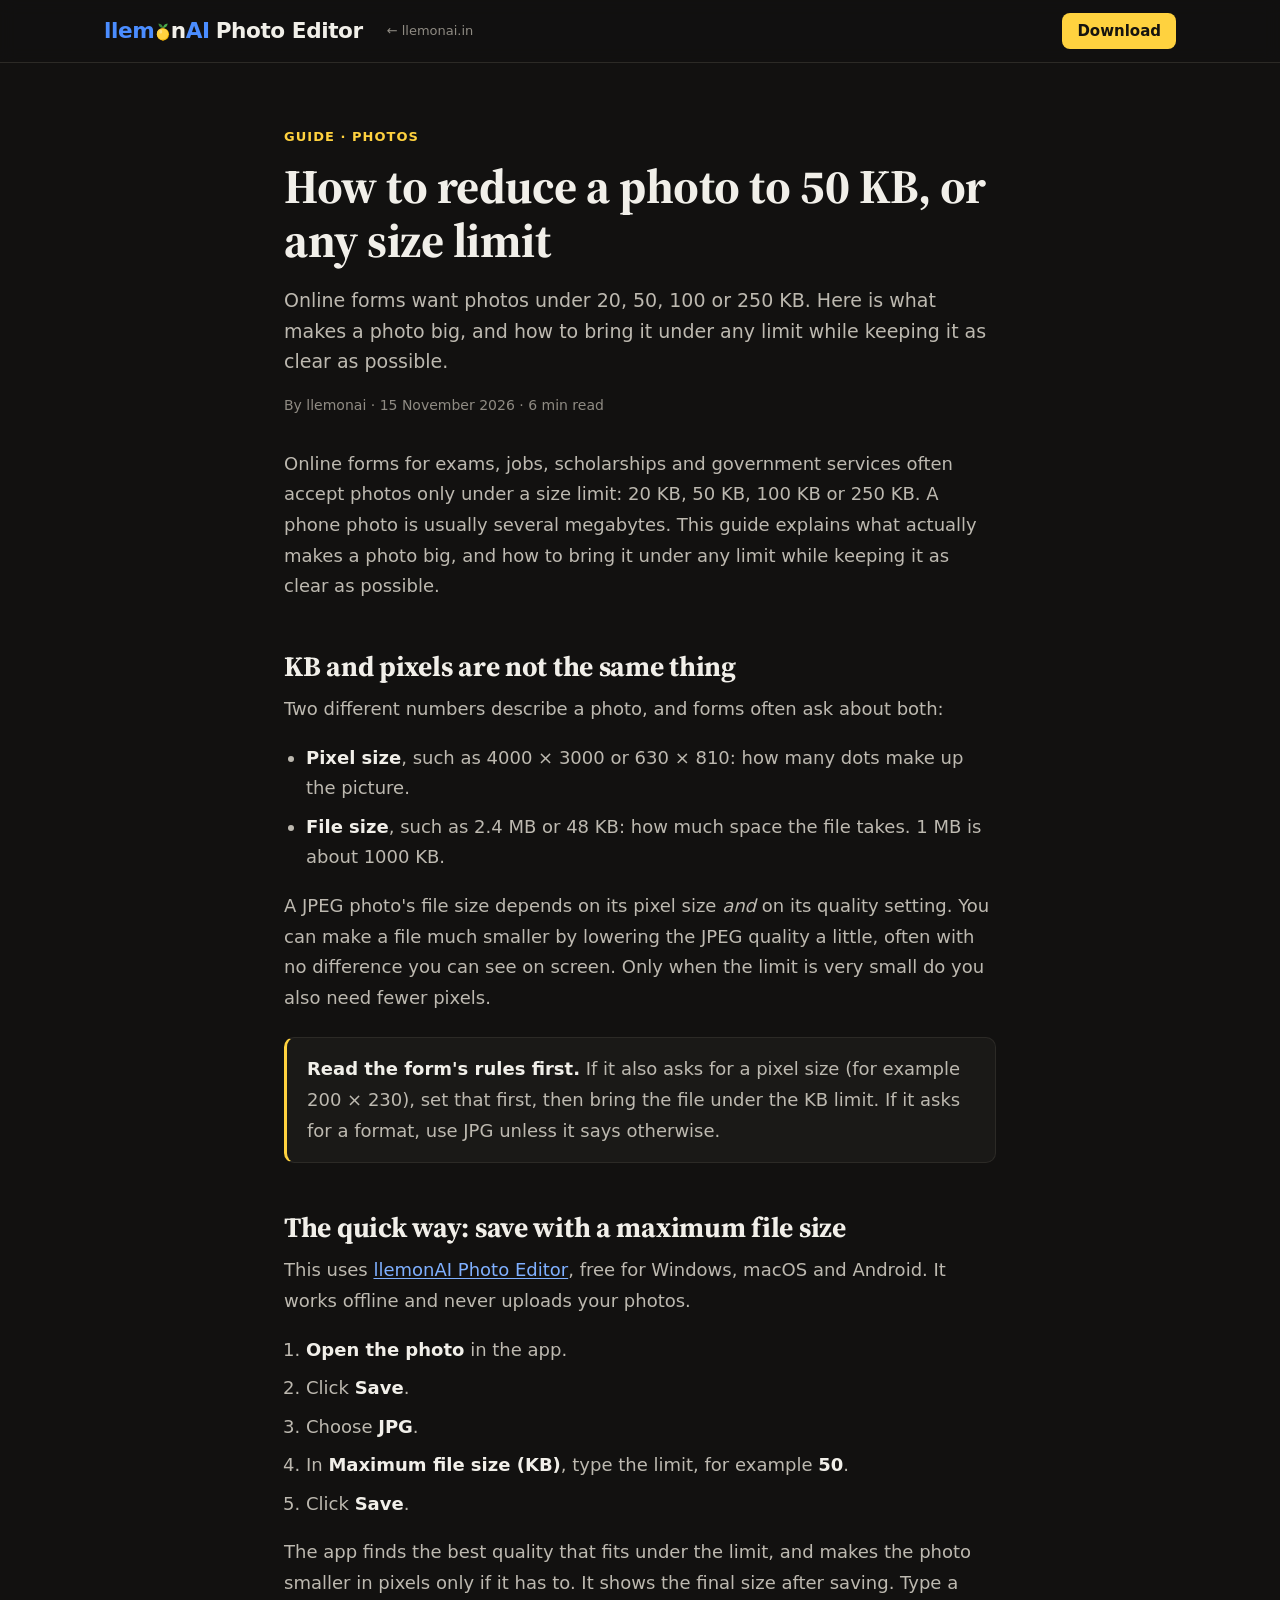
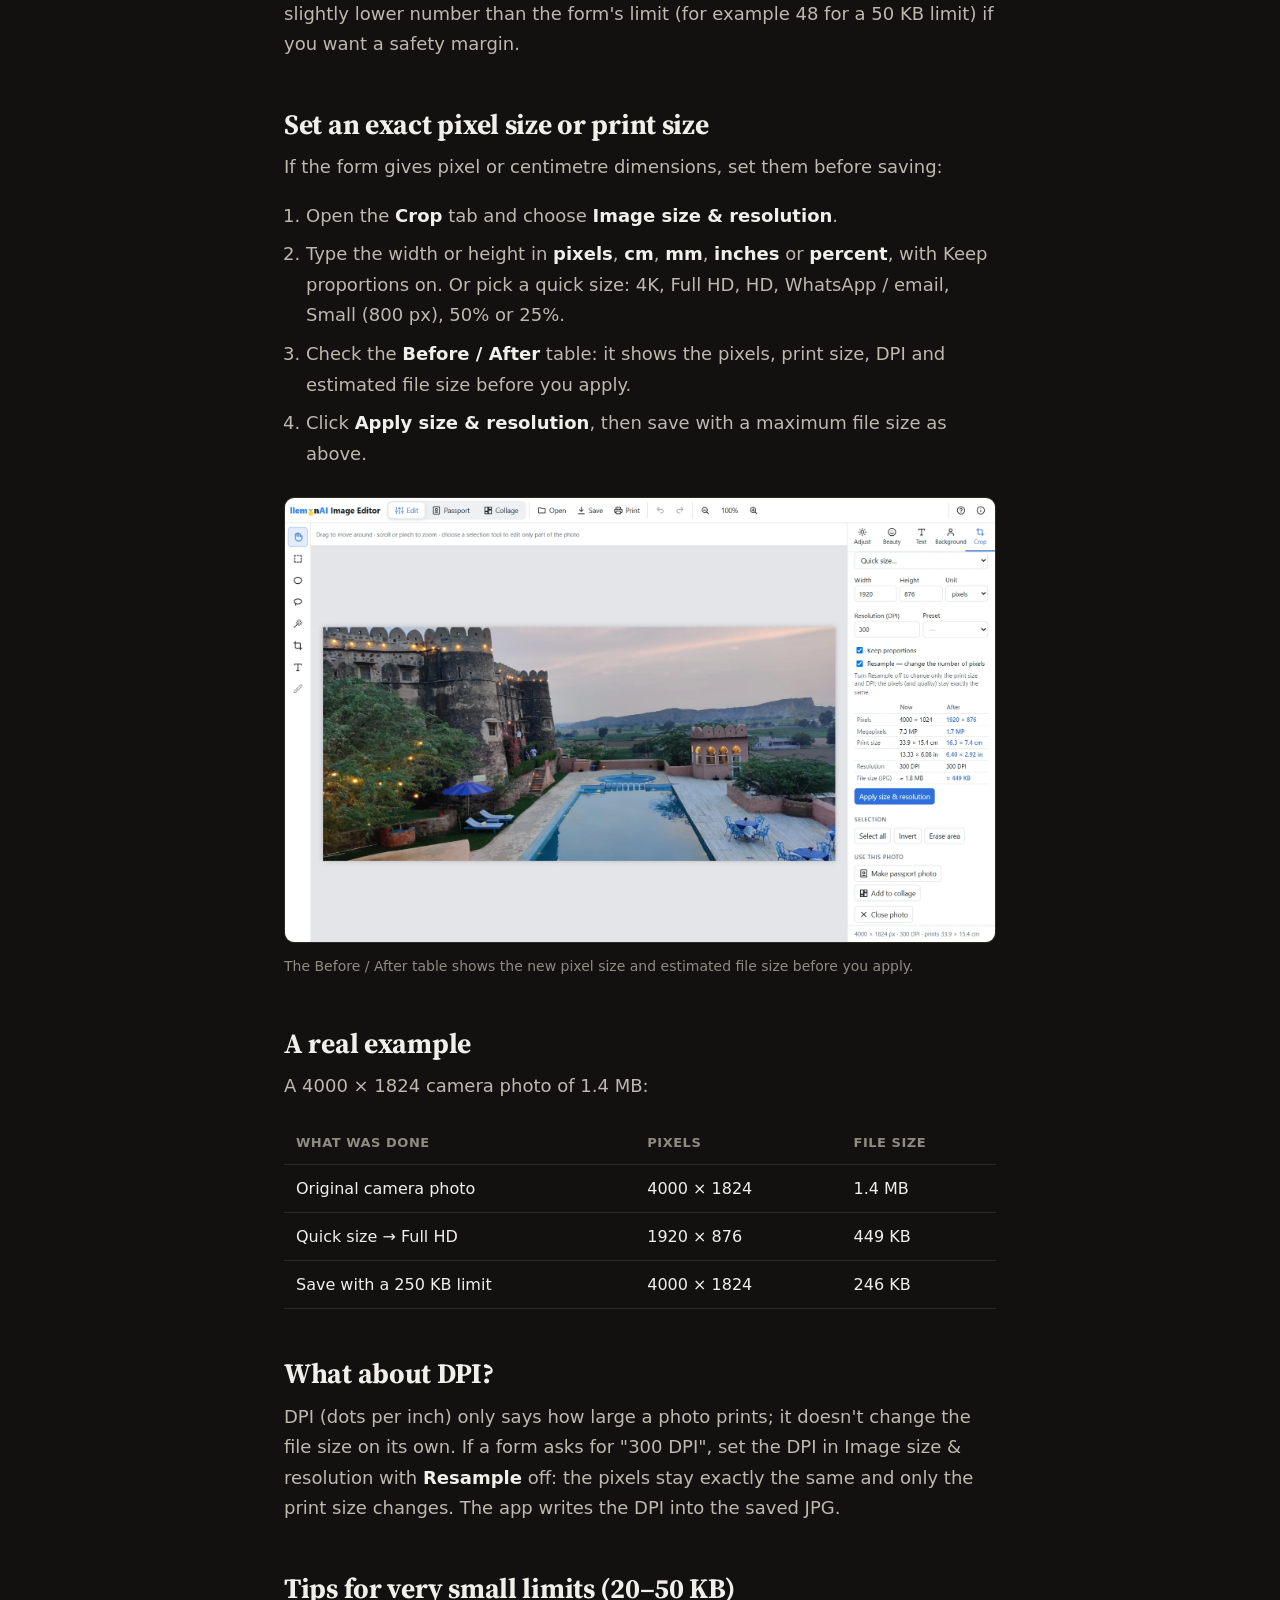
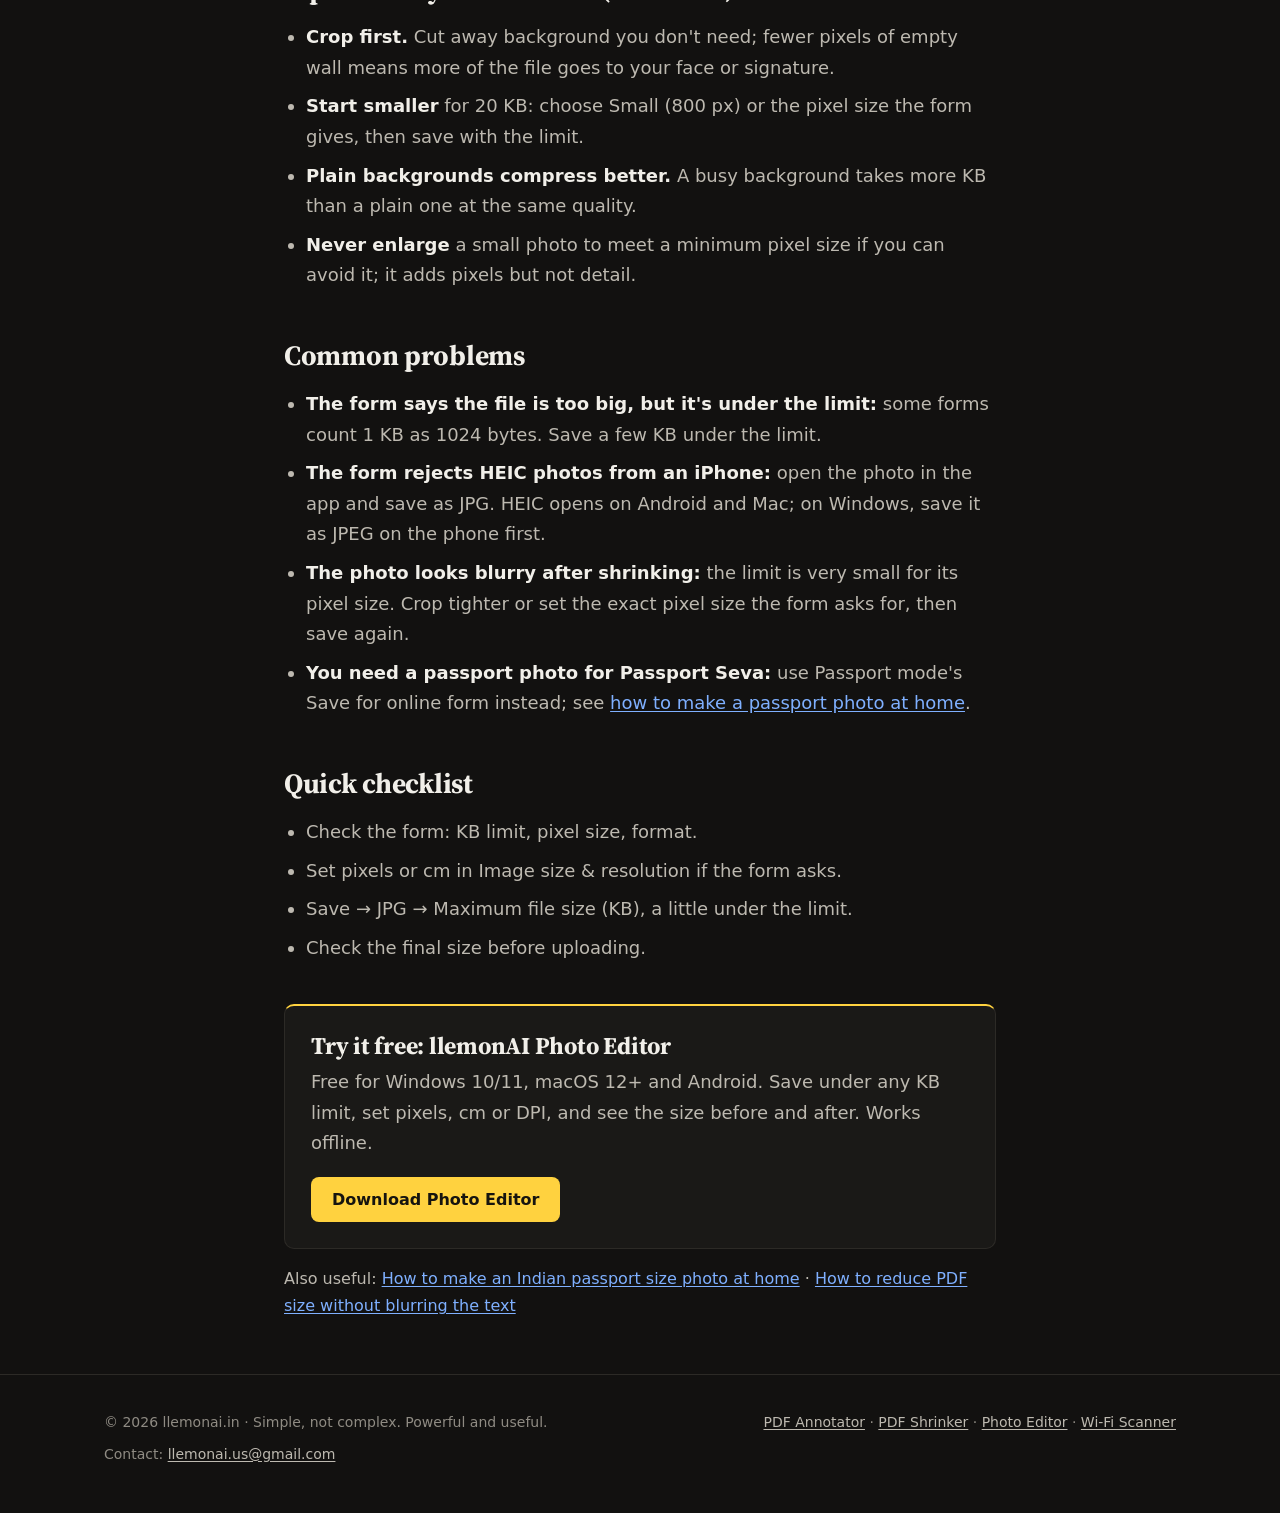
<file: reduce-photo-size-kb.html>
<!DOCTYPE html>
<html lang="en">
<head>
<meta charset="UTF-8" />
<meta name="viewport" content="width=device-width, initial-scale=1.0" />
<title>Reduce Photo Size to 50 KB (or 20, 100, 250 KB) | llemonai</title>
<meta name="description" content="Get a photo under 20, 50, 100 or 250 KB for an online form and keep it clear: what makes photos big, and how to save under any KB limit. Free, offline." />
<link rel="canonical" href="https://llemonai.in/reduce-photo-size-kb.html" />
<link rel="icon" href="assets/favicon.ico" sizes="any" />
<link rel="icon" type="image/png" href="assets/favicon-32.png" sizes="32x32" />
<link rel="apple-touch-icon" href="assets/apple-touch-icon.png" />

<meta property="og:type" content="article" />
<meta property="og:url" content="https://llemonai.in/reduce-photo-size-kb.html" />
<meta property="og:title" content="How to reduce a photo to 50 KB, or any size limit" />
<meta property="og:description" content="Get a photo under 20, 50, 100 or 250 KB for an online form and keep it clear: what makes photos big, and how to save under any KB limit. Free, offline." />
<meta property="og:image" content="https://llemonai.in/screenshots/image-editor-resolution.png" />
<meta property="og:image:width" content="1800" />
<meta property="og:image:height" content="1125" />
<meta name="twitter:card" content="summary_large_image" />
<meta name="twitter:title" content="How to reduce a photo to 50 KB, or any size limit" />
<meta name="twitter:description" content="Get a photo under 20, 50, 100 or 250 KB for an online form and keep it clear: what makes photos big, and how to save under any KB limit. Free, offline." />
<meta name="twitter:image" content="https://llemonai.in/screenshots/image-editor-resolution.png" />

<script type="application/ld+json">
[
  {
    "@context": "https://schema.org",
    "@type": "Article",
    "headline": "How to reduce a photo to 50 KB, or any size limit",
    "description": "Get a photo under 20, 50, 100 or 250 KB for an online form and keep it clear: what makes photos big, and how to save under any KB limit. Free, offline.",
    "image": "https://llemonai.in/screenshots/image-editor-resolution.png",
    "datePublished": "2026-11-15",
    "dateModified": "2026-11-15",
    "author": {
      "@type": "Organization",
      "name": "llemonai",
      "url": "https://llemonai.in/"
    },
    "publisher": {
      "@type": "Organization",
      "name": "llemonai",
      "logo": {
        "@type": "ImageObject",
        "url": "https://llemonai.in/assets/wordmark.png"
      }
    },
    "mainEntityOfPage": "https://llemonai.in/reduce-photo-size-kb.html"
  },
  {
    "@context": "https://schema.org",
    "@type": "BreadcrumbList",
    "itemListElement": [
      {
        "@type": "ListItem",
        "position": 1,
        "name": "llemonai",
        "item": "https://llemonai.in/"
      },
      {
        "@type": "ListItem",
        "position": 2,
        "name": "Photo Editor",
        "item": "https://llemonai.in/image-editor.html"
      },
      {
        "@type": "ListItem",
        "position": 3,
        "name": "Reduce photo size in KB",
        "item": "https://llemonai.in/reduce-photo-size-kb.html"
      }
    ]
  }
]
</script>

<link rel="preconnect" href="https://fonts.googleapis.com" />
<link rel="preconnect" href="https://fonts.gstatic.com" crossorigin />
<link href="https://fonts.googleapis.com/css2?family=Source+Serif+4:opsz,wght@8..60,600;8..60,700&display=swap" rel="stylesheet" />
<link rel="stylesheet" href="assets/site.css" />
</head>
<body>

<div class="topbar">
  <div class="wrap">
    <a class="wm" href="image-editor.html" title="llem = Large Language Embedded Model &middot; AI = Artificial Intelligence">
      <span class="wm-sr">llemonAI Photo Editor</span><span class="wm-llm" data-t="llem" aria-hidden="true"></span>
      <svg class="wm-o" viewBox="0 0 100 112" aria-hidden="true">
        <path d="M50 32 C31 30 21 16 22 3 C37 4 50 15 50 32 Z" fill="#3d8b3d"/>
        <path d="M50 32 C51 15 63 4 79 3 C80 17 68 30 50 32 Z" fill="#4caf50"/>
        <circle cx="50" cy="71" r="38" fill="#f2b705"/>
        <circle cx="47" cy="68" r="36" fill="#ffd23f"/>
        <ellipse cx="36" cy="54" rx="9" ry="12" fill="#fff" opacity="0.35"/>
        <circle cx="50" cy="33" r="5" fill="#d99a00"/>
        <circle cx="50" cy="108" r="4.5" fill="#d99a00"/>
      </svg>
      <span class="wm-n" data-t="n" aria-hidden="true"></span><span class="wm-ai" data-t="AI" aria-hidden="true"></span><span class="wm-product" aria-hidden="true">Photo Editor</span>
    </a>
    <a class="home" href="index.html">&larr; llemonai.in</a>
    <nav>
      <a class="btn btn-primary btn-sm" href="image-editor.html#download">Download</a>
    </nav>
  </div>
</div>

<header class="article-head">
  <div class="wrap">
    <p class="kicker">Guide &middot; Photos</p>
    <h1>How to reduce a photo to 50 KB, or any size limit</h1>
    <p class="lead">Online forms want photos under 20, 50, 100 or 250&nbsp;KB. Here is what makes a photo big, and how to bring it under any limit while keeping it as clear as possible.</p>
    <div class="byline">By llemonai &middot; 15 November 2026 &middot; 6 min read</div>
  </div>
</header>

<main class="wrap">
<article>

  <p>Online forms for exams, jobs, scholarships and government services often accept photos only under a size limit: 20 KB, 50 KB, 100 KB or 250 KB. A phone photo is usually several megabytes. This guide explains what actually makes a photo big, and how to bring it under any limit while keeping it as clear as possible.</p>

  <h2>KB and pixels are not the same thing</h2>
  <p>Two different numbers describe a photo, and forms often ask about both:</p>
  <ul>
    <li><strong>Pixel size</strong>, such as 4000 &times; 3000 or 630 &times; 810: how many dots make up the picture.</li>
    <li><strong>File size</strong>, such as 2.4 MB or 48 KB: how much space the file takes. 1 MB is about 1000 KB.</li>
  </ul>
  <p>A JPEG photo's file size depends on its pixel size <em>and</em> on its quality setting. You can make a file much smaller by lowering the JPEG quality a little, often with no difference you can see on screen. Only when the limit is very small do you also need fewer pixels.</p>

  <div class="callout"><p><strong>Read the form's rules first.</strong> If it also asks for a pixel size (for example 200 &times; 230), set that first, then bring the file under the KB limit. If it asks for a format, use JPG unless it says otherwise.</p></div>

  <h2>The quick way: save with a maximum file size</h2>
  <p>This uses <a href="image-editor.html">llemonAI Photo Editor</a>, free for Windows, macOS and Android. It works offline and never uploads your photos.</p>
  <ol>
    <li><strong>Open the photo</strong> in the app.</li>
    <li>Click <strong>Save</strong>.</li>
    <li>Choose <strong>JPG</strong>.</li>
    <li>In <strong>Maximum file size (KB)</strong>, type the limit, for example <strong>50</strong>.</li>
    <li>Click <strong>Save</strong>.</li>
  </ol>
  <p>The app finds the best quality that fits under the limit, and makes the photo smaller in pixels only if it has to. It shows the final size after saving. Type a slightly lower number than the form's limit (for example 48 for a 50 KB limit) if you want a safety margin.</p>

  <h2>Set an exact pixel size or print size</h2>
  <p>If the form gives pixel or centimetre dimensions, set them before saving:</p>
  <ol>
    <li>Open the <strong>Crop</strong> tab and choose <strong>Image size &amp; resolution</strong>.</li>
    <li>Type the width or height in <strong>pixels</strong>, <strong>cm</strong>, <strong>mm</strong>, <strong>inches</strong> or <strong>percent</strong>, with Keep proportions on. Or pick a quick size: 4K, Full HD, HD, WhatsApp / email, Small (800 px), 50% or 25%.</li>
    <li>Check the <strong>Before / After</strong> table: it shows the pixels, print size, DPI and estimated file size before you apply.</li>
    <li>Click <strong>Apply size &amp; resolution</strong>, then save with a maximum file size as above.</li>
  </ol>

  <figure>
    <picture><source srcset="screenshots/image-editor-resolution.webp" type="image/webp" /><img src="screenshots/image-editor-resolution.png" alt="The Image size and resolution panel reducing a 4000 by 1824 photo to Full HD, with a before and after table of pixels, print size, DPI and file size" width="1800" height="1125" loading="lazy" /></picture>
    <figcaption>The Before / After table shows the new pixel size and estimated file size before you apply.</figcaption>
  </figure>

  <h2>A real example</h2>
  <p>A 4000 &times; 1824 camera photo of 1.4 MB:</p>
  <div class="table-scroll">
  <table>
    <thead><tr><th>What was done</th><th>Pixels</th><th>File size</th></tr></thead>
    <tbody>
      <tr><td>Original camera photo</td><td>4000 &times; 1824</td><td>1.4 MB</td></tr>
      <tr><td>Quick size &rarr; Full HD</td><td>1920 &times; 876</td><td>449 KB</td></tr>
      <tr><td>Save with a 250 KB limit</td><td>4000 &times; 1824</td><td>246 KB</td></tr>
    </tbody>
  </table>
  </div>

  <h2>What about DPI?</h2>
  <p>DPI (dots per inch) only says how large a photo prints; it doesn't change the file size on its own. If a form asks for "300 DPI", set the DPI in Image size &amp; resolution with <strong>Resample</strong> off: the pixels stay exactly the same and only the print size changes. The app writes the DPI into the saved JPG.</p>

  <h2>Tips for very small limits (20&ndash;50 KB)</h2>
  <ul>
    <li><strong>Crop first.</strong> Cut away background you don't need; fewer pixels of empty wall means more of the file goes to your face or signature.</li>
    <li><strong>Start smaller</strong> for 20 KB: choose Small (800 px) or the pixel size the form gives, then save with the limit.</li>
    <li><strong>Plain backgrounds compress better.</strong> A busy background takes more KB than a plain one at the same quality.</li>
    <li><strong>Never enlarge</strong> a small photo to meet a minimum pixel size if you can avoid it; it adds pixels but not detail.</li>
  </ul>

  <h2>Common problems</h2>
  <ul>
    <li><strong>The form says the file is too big, but it's under the limit:</strong> some forms count 1 KB as 1024 bytes. Save a few KB under the limit.</li>
    <li><strong>The form rejects HEIC photos from an iPhone:</strong> open the photo in the app and save as JPG. HEIC opens on Android and Mac; on Windows, save it as JPEG on the phone first.</li>
    <li><strong>The photo looks blurry after shrinking:</strong> the limit is very small for its pixel size. Crop tighter or set the exact pixel size the form asks for, then save again.</li>
    <li><strong>You need a passport photo for Passport Seva:</strong> use Passport mode's Save for online form instead; see <a href="passport-photo-at-home.html">how to make a passport photo at home</a>.</li>
  </ul>

  <h2>Quick checklist</h2>
  <ul>
    <li>Check the form: KB limit, pixel size, format.</li>
    <li>Set pixels or cm in Image size &amp; resolution if the form asks.</li>
    <li>Save &rarr; JPG &rarr; Maximum file size (KB), a little under the limit.</li>
    <li>Check the final size before uploading.</li>
  </ul>

  <section class="cta">
    <h2>Try it free: llemonAI Photo Editor</h2>
    <p>Free for Windows 10/11, macOS 12+ and Android. Save under any KB limit, set pixels, cm or DPI, and see the size before and after. Works offline.</p>
    <a class="btn btn-primary" href="image-editor.html#download">Download Photo Editor</a>
  </section>

  <p class="related">Also useful: <a href="passport-photo-at-home.html">How to make an Indian passport size photo at home</a> &middot; <a href="reduce-pdf-size.html">How to reduce PDF size without blurring the text</a></p>

</article>
</main>

<footer>
  <div class="wrap">
    <div>&copy; <span id="year"></span> llemonai.in &middot; Simple, not complex. Powerful and useful.</div>
    <div><a href="reader.html">PDF Annotator</a> &middot; <a href="organizer.html">PDF Shrinker</a> &middot; <a href="image-editor.html">Photo Editor</a> &middot; <a href="scanner.html">Wi-Fi Scanner</a></div>
    <div>Contact: <a href="mailto:llemonai.us@gmail.com">llemonai.us@gmail.com</a></div>
  </div>
</footer>
<script>document.getElementById('year').textContent = new Date().getFullYear();</script>

</body>
</html>
</file>
<file: assets/site.css>
/* llemonai.in shared styles: dark theme, one lemon accent. Used by every page. */
:root {
  --paper: #121110;
  --panel: #1a1917;
  --ink: #f1efe9;
  --ink-2: #bdb9b0;
  --ink-3: #8f8b83;
  --rule: #2c2a26;
  --blue: #7fb0ff;
  --blue-ink: #a9c9ff;
  --lemon: #ffd23f;
  color-scheme: dark;
  /* names used by the help chat */
  --bg: #121110;
  --bg-alt: #1a1917;
  --card: #1f1e1b;
  --border: #34312c;
  --text: #f1efe9;
  --text-dim: #a8a49b;
  --accent: #ffd23f;
  --accent-dim: #5b9bff;
}
* { box-sizing: border-box; }
html { scroll-behavior: smooth; }
body {
  margin: 0; background: var(--paper); color: var(--ink);
  font-family: "Segoe UI", system-ui, -apple-system, "Helvetica Neue", Arial, sans-serif;
  font-size: 17px; line-height: 1.6; -webkit-font-smoothing: antialiased;
}
a { color: var(--blue); text-underline-offset: 2px; }
a:hover { color: var(--blue-ink); }
img { max-width: 100%; }
.wrap { max-width: 1120px; margin: 0 auto; padding: 0 24px; }
.narrow { max-width: 680px; }
h1, h2 { font-family: "Source Serif 4", Georgia, "Times New Roman", serif; font-weight: 700; letter-spacing: -0.01em; color: var(--ink); }
h2 { font-size: clamp(28px, 3.4vw, 38px); line-height: 1.15; margin: 0 0 14px; }
h3 { font-size: 18px; line-height: 1.35; margin: 0 0 6px; }
p { margin: 0 0 14px; }
.muted { color: var(--ink-2); }
.small { font-size: 14px; color: var(--ink-3); }
mark { background: linear-gradient(transparent 12%, var(--lemon) 12%, var(--lemon) 88%, transparent 88%); color: #16140f; padding: 0 0.12em; -webkit-box-decoration-break: clone; box-decoration-break: clone; }

/* Top bar */
.topbar { position: sticky; top: 0; z-index: 50; background: rgba(18,17,16,0.88); backdrop-filter: saturate(1.4) blur(8px); border-bottom: 1px solid var(--rule); }
.topbar .wrap { display: flex; align-items: center; gap: 24px; height: 62px; }
.topbar nav { display: flex; gap: 22px; margin-left: auto; align-items: center; }
.topbar nav a { color: var(--ink-2); text-decoration: none; font-size: 15px; }
.topbar nav a:hover { color: var(--ink); }
.topbar nav a.btn, .topbar nav a.btn:hover { color: #16140f; }
.topbar .home { color: var(--ink-3); font-size: 13px; text-decoration: none; }
@media (max-width: 760px) { .topbar nav a.opt { display: none; } .topbar .home { display: none; } }

/* Wordmark */
.wm { display: inline-flex; align-items: baseline; white-space: nowrap; font-family: "Segoe UI", system-ui, -apple-system, Arial, sans-serif; font-weight: 800; letter-spacing: -0.02em; line-height: 1; text-decoration: none; font-size: 1.35rem; }
.wm-o { width: 0.74em; height: 0.83em; align-self: flex-end; margin: 0 0.015em 0.02em; flex: none; }
.wm-llm, .wm-ai { color: #4b8dff; }
.wm-n, .wm-product { color: var(--ink); }
.wm-llm::before, .wm-n::before, .wm-ai::before { content: attr(data-t); }
.wm-sr { position: absolute; width: 1px; height: 1px; overflow: hidden; clip: rect(0 0 0 0); white-space: nowrap; }
.wm-product { margin-left: 0.28em; font-weight: 700; }

/* Buttons */
.btn { display: inline-flex; align-items: center; gap: 8px; padding: 12px 20px; border-radius: 8px; font-weight: 600; font-size: 16px; text-decoration: none; border: 1px solid transparent; cursor: pointer; line-height: 1.2; }
.btn-primary { background: var(--lemon); color: #16140f; }
.btn-primary:hover { background: #ffdc66; color: #16140f; }
.btn-plain { color: var(--ink); border-color: #45423c; background: transparent; }
.btn-plain:hover { border-color: var(--ink); color: var(--ink); }
.btn-sm { padding: 8px 14px; font-size: 14px; }

/* Hero */
.hero { padding: 72px 0 0; }
.eyebrow { font-size: 14px; color: var(--ink-3); margin: 0 0 18px; }
.eyebrow b { color: var(--ink); font-weight: 600; }
.hero h1 { font-size: clamp(38px, 5.6vw, 64px); line-height: 1.06; margin: 0 0 22px; max-width: 900px; }
.hero h1 .accent { color: var(--lemon); }
.hero .lead { font-size: 19px; color: var(--ink-2); max-width: 640px; margin-bottom: 28px; }
.cta-row { display: flex; flex-wrap: wrap; gap: 12px; margin-bottom: 14px; }
.hero-shot { margin: 56px 0 0; }

/* Screenshots */
figure { margin: 0; }
.frame { background: var(--panel); border: 1px solid var(--rule); border-radius: 12px; overflow: hidden; box-shadow: 0 0 0 1px rgba(255,255,255,0.02), 0 24px 60px -24px rgba(0,0,0,0.8); }
.frame img { display: block; width: 100%; height: auto; }
figcaption { font-size: 14px; color: var(--ink-3); margin-top: 12px; }
.crop { aspect-ratio: 16 / 10; position: relative; }
.crop img { position: absolute; inset: 0; width: 100%; height: 100%; object-fit: cover; }
.crop-right img { transform: scale(3.2); transform-origin: 100% 30%; }

/* Sections */
section { padding: 96px 0; }
section.band { background: var(--panel); border-top: 1px solid var(--rule); border-bottom: 1px solid var(--rule); }
.kicker { font-size: 13px; font-weight: 600; letter-spacing: 0.08em; text-transform: uppercase; color: var(--lemon); margin: 0 0 12px; }

/* Presentation */
.present-grid { display: grid; grid-template-columns: 1fr; gap: 40px; align-items: start; margin-top: 40px; }
@media (min-width: 900px) { .present-grid { grid-template-columns: 7fr 5fr; gap: 56px; } }
.steps { list-style: none; margin: 0; padding: 0; counter-reset: s; }
.steps li { counter-increment: s; position: relative; padding: 0 0 26px 48px; }
.steps li::before { content: counter(s); position: absolute; left: 0; top: 0; width: 30px; height: 30px; border-radius: 50%; border: 1.5px solid var(--lemon); color: var(--lemon); font-weight: 700; font-size: 14px; display: grid; place-items: center; }
.steps p { color: var(--ink-2); margin: 0; font-size: 16px; }

/* Feature rows */
.feature { display: grid; grid-template-columns: 1fr; gap: 32px; align-items: center; padding: 56px 0; border-top: 1px solid var(--rule); }
.feature:first-of-type { border-top: 0; padding-top: 24px; }
@media (min-width: 900px) {
  .feature { grid-template-columns: 5fr 7fr; gap: 64px; }
  .feature.flip > .text { order: 2; }
}
.feature h3 { font-family: "Source Serif 4", Georgia, serif; font-size: 28px; line-height: 1.2; margin-bottom: 12px; }
.feature .text p { color: var(--ink-2); }
.ticks { list-style: none; padding: 0; margin: 16px 0 0; }
.ticks li { position: relative; padding-left: 22px; margin-bottom: 8px; color: var(--ink-2); font-size: 16px; }
.ticks li::before { content: ""; position: absolute; left: 2px; top: 0.62em; width: 8px; height: 8px; background: var(--lemon); border: 0; border-radius: 2px; }

/* Also included */
.also { display: grid; grid-template-columns: 1fr; gap: 0 48px; margin-top: 32px; }
@media (min-width: 760px) { .also { grid-template-columns: 1fr 1fr; } }
.also div { padding: 18px 0; border-top: 1px solid var(--rule); }
.also h3 { font-size: 16px; margin: 0 0 4px; }
.also p { margin: 0; color: var(--ink-2); font-size: 15px; }

/* Audiences */
.who { display: grid; grid-template-columns: 1fr; gap: 48px; margin-top: 36px; align-items: start; }
@media (min-width: 900px) { .who { grid-template-columns: 6fr 5fr; gap: 64px; } }
.lawyers { background: var(--paper); border: 1px solid var(--rule); border-left: 4px solid var(--lemon); border-radius: 10px; padding: 28px 30px; }
.lawyers h3 { font-family: "Source Serif 4", Georgia, serif; font-size: 24px; margin-bottom: 10px; }
.lawyers p { color: var(--ink-2); font-size: 16px; }
.people { list-style: none; padding: 0; margin: 0; }
.people li { padding: 16px 0; border-top: 1px solid var(--rule); }
.people li:first-child { border-top: 0; padding-top: 0; }
.people b { display: block; margin-bottom: 2px; }
.people span { color: var(--ink-2); font-size: 15px; }

/* Android */
.android { display: grid; grid-template-columns: 1fr; gap: 40px; align-items: center; }
@media (min-width: 900px) { .android { grid-template-columns: 5fr 6fr; gap: 64px; } }
.phones { display: flex; gap: 20px; justify-content: center; }
.phones .frame { width: min(44%, 240px); border-radius: 22px; }

/* Download */
.whats-new { background: var(--paper); border: 1px solid var(--rule); border-radius: 10px; padding: 16px 20px; font-size: 15px; color: var(--ink-2); margin: 24px 0 28px; }
.whats-new p { margin: 0 0 6px; }
.whats-new p:last-child { margin: 0; }
.whats-new strong { color: var(--ink); }
.dl-list { border-top: 1px solid #4a463f; }
.dl-row { display: grid; grid-template-columns: 1fr; gap: 10px 24px; padding: 22px 0; border-bottom: 1px solid var(--rule); align-items: center; }
@media (min-width: 820px) { .dl-row { grid-template-columns: 1.3fr 2fr auto; } }
.dl-row h3 { margin: 0; font-size: 18px; }
.dl-row .rec { display: inline-block; font-size: 12px; font-weight: 600; background: var(--lemon); color: #3a2f00; border-radius: 4px; padding: 1px 7px; margin-left: 6px; vertical-align: 2px; }
.dl-row .meta { font-size: 15px; color: var(--ink-2); }
.dl-row .act { display: flex; flex-direction: column; align-items: flex-start; gap: 6px; }
@media (min-width: 820px) { .dl-row .act { align-items: flex-end; } }
.dl-count { font-size: 13px; color: var(--ink-3); }
.dl-count .n { color: var(--ink); font-weight: 600; }
.dl-row details { grid-column: 1 / -1; font-size: 13px; color: var(--ink-3); }
.dl-row summary { cursor: pointer; width: max-content; }
.mono, code { font-family: Consolas, "SFMono-Regular", Menlo, monospace; }
.checksum .mono { display: block; margin-top: 6px; word-break: break-all; color: var(--ink-2); }
.mac-open { margin-top: 40px; background: var(--paper); border: 1px solid var(--rule); border-radius: 10px; padding: 26px 30px; }
.mac-open h3 { font-size: 20px; margin-bottom: 10px; }
.mac-open ol { padding-left: 22px; margin: 0 0 14px; }
.mac-open li { margin-bottom: 8px; color: var(--ink-2); font-size: 16px; }
.mac-open p { color: var(--ink-2); font-size: 16px; }
.mac-open .quote { color: var(--ink); font-style: italic; }
.mac-open .mono { display: block; margin-top: 6px; padding: 8px 10px; background: var(--panel); border: 1px solid var(--rule); border-radius: 6px; overflow-x: auto; white-space: nowrap; font-size: 13px; }
.mac-open details { margin-top: 6px; font-size: 15px; color: var(--ink-2); }
.mac-open summary { cursor: pointer; color: var(--ink); }
.fine, .whats-new, .meta { overflow-wrap: anywhere; }
html, body { overflow-x: clip; }
.fine { font-size: 14px; color: var(--ink-3); margin-top: 22px; max-width: 820px; }
.fine .mono { font-size: 13px; color: var(--ink-2); }

/* Good to know */
.facts { width: 100%; border-collapse: collapse; margin-top: 28px; font-size: 16px; }
.facts th, .facts td { text-align: left; vertical-align: top; padding: 14px 0; border-top: 1px solid var(--rule); }
.facts th { width: 30%; padding-right: 24px; font-weight: 600; }
.facts td { color: var(--ink-2); }
@media (max-width: 640px) { .facts th, .facts td { display: block; width: 100%; padding: 4px 0; } .facts th { padding-top: 14px; } .facts td { border-top: 0; } }
.kbd { font-family: Consolas, "SFMono-Regular", Menlo, monospace; font-size: 13px; padding: 1px 6px; border: 1px solid #45423c; border-bottom-width: 2px; border-radius: 4px; background: var(--panel); color: var(--ink); white-space: nowrap; }

footer { border-top: 1px solid var(--rule); padding: 36px 0 48px; font-size: 14px; color: var(--ink-3); }
footer .wrap { display: flex; flex-wrap: wrap; gap: 10px 28px; justify-content: space-between; align-items: center; }
footer a { color: var(--ink-2); }

/* Help chat */
/* Chat widget */
#chat-toggle {
  position: fixed; right: 20px; bottom: 20px; z-index: 1000;
  width: 56px; height: 56px; border-radius: 50%;
  background: var(--accent); color: #14100a; border: none;
  font-size: 24px; cursor: pointer;
  box-shadow: 0 4px 16px rgba(0,0,0,0.4);
  display: flex; align-items: center; justify-content: center;
  transition: transform 0.18s ease, box-shadow 0.18s ease;
}
#chat-toggle:hover { transform: scale(1.08); box-shadow: 0 6px 20px rgba(0,0,0,0.5); }
#chat-toggle .chat-badge {
  position: absolute; top: -2px; right: -2px;
  width: 18px; height: 18px; border-radius: 50%;
  background: #ff4d4f; color: #fff; font-size: 11px; font-weight: 700;
  display: flex; align-items: center; justify-content: center;
  border: 2px solid var(--bg);
  animation: chat-badge-pulse 1.8s ease-in-out infinite;
}
#chat-toggle .chat-badge.hidden { display: none; }
@keyframes chat-badge-pulse {
  0%, 100% { transform: scale(1); }
  50% { transform: scale(1.18); }
}

#chat-panel {
  position: fixed; right: 20px; bottom: 88px; z-index: 1000;
  width: 400px; max-width: calc(100vw - 40px);
  height: min(720px, 85vh); max-height: calc(100vh - 100px);
  background: var(--card); border: 1px solid var(--border); border-radius: 14px;
  box-shadow: 0 12px 32px rgba(0,0,0,0.5);
  display: flex; flex-direction: column; overflow: hidden;
  opacity: 0; transform: translateY(12px) scale(0.98);
  pointer-events: none;
  transition: opacity 0.18s ease, transform 0.18s ease;
}
#chat-panel.open { opacity: 1; transform: translateY(0) scale(1); pointer-events: auto; }
@media (max-width: 440px) {
  #chat-panel { right: 12px; bottom: 80px; width: calc(100vw - 24px); height: min(720px, 80vh); }
  #chat-toggle { right: 14px; bottom: 14px; }
}

#chat-body { min-height: 160px; flex: 1 1 auto; }
#chat-quick-replies { max-height: 100px; overflow-y: auto; flex-shrink: 0; }
#chat-quick-replies.collapsed { display: none; }
#chat-more-toggle {
  flex-shrink: 0; margin: 0 16px 10px; padding: 7px 12px; font-size: 12.5px;
  background: transparent; border: 1px dashed var(--border); color: var(--text-dim);
  border-radius: 999px; cursor: pointer; align-self: flex-start;
}
#chat-more-toggle:hover { border-color: var(--accent-dim); color: var(--accent-dim); }
#chat-quick-replies::-webkit-scrollbar { width: 6px; }
#chat-quick-replies::-webkit-scrollbar-thumb { background: var(--border); border-radius: 3px; }

#chat-header {
  padding: 14px 16px; border-bottom: 1px solid var(--border);
  display: flex; align-items: center; gap: 10px;
  background: var(--bg-alt); font-weight: 700; font-size: 14px;
}
#chat-header .chat-avatar {
  width: 28px; height: 28px; border-radius: 50%;
  background: var(--accent); color: #14100a;
  display: flex; align-items: center; justify-content: center; font-size: 15px; flex-shrink: 0;
}
#chat-header .chat-title-block { flex: 1; min-width: 0; }
#chat-header .chat-status { font-weight: 400; font-size: 11px; color: var(--text-dim); display: flex; align-items: center; gap: 5px; margin-top: 1px; }
#chat-header .chat-status .dot { width: 6px; height: 6px; border-radius: 50%; background: #3ddc84; display: inline-block; }
#chat-header button {
  background: none; border: none; color: var(--text-dim); font-size: 20px; cursor: pointer; line-height: 1;
  padding: 4px; border-radius: 6px; transition: background 0.15s ease, color 0.15s ease;
}
#chat-header button:hover { background: rgba(255,255,255,0.06); color: var(--text); }

#chat-body { flex: 1; overflow-y: auto; scroll-behavior: smooth; padding: 14px 16px; display: flex; flex-direction: column; gap: 10px; }
#chat-body::-webkit-scrollbar { width: 6px; }
#chat-body::-webkit-scrollbar-thumb { background: var(--border); border-radius: 3px; }

.chat-row { display: flex; align-items: flex-end; gap: 6px; max-width: 92%; animation: chat-pop-in 0.16s ease; }
.chat-row.user { align-self: flex-end; flex-direction: row-reverse; }
.chat-row .chat-mini-avatar {
  width: 20px; height: 20px; border-radius: 50%; flex-shrink: 0;
  background: var(--bg-alt); border: 1px solid var(--border);
  display: flex; align-items: center; justify-content: center; font-size: 11px;
}
@keyframes chat-pop-in {
  from { opacity: 0; transform: translateY(4px); }
  to { opacity: 1; transform: translateY(0); }
}
.chat-msg { font-size: 13.5px; line-height: 1.5; }
.chat-msg.bot { background: var(--bg-alt); border: 1px solid var(--border); border-radius: 10px 10px 10px 2px; padding: 8px 12px; }
.chat-msg.user { background: var(--accent-dim); color: #fff; border-radius: 10px 10px 2px 10px; padding: 8px 12px; }
.chat-msg a { color: inherit; text-decoration: underline; }
.chat-msg.bot a { color: var(--accent-dim); }

.chat-typing { display: flex; gap: 4px; padding: 10px 12px; }
.chat-typing span {
  width: 6px; height: 6px; border-radius: 50%; background: var(--text-dim);
  animation: chat-typing-bounce 1s infinite ease-in-out;
}
.chat-typing span:nth-child(2) { animation-delay: 0.15s; }
.chat-typing span:nth-child(3) { animation-delay: 0.3s; }
@keyframes chat-typing-bounce {
  0%, 60%, 100% { transform: translateY(0); opacity: 0.5; }
  30% { transform: translateY(-4px); opacity: 1; }
}

#chat-quick-replies { padding: 10px 16px 16px; border-top: 1px solid var(--border); display: flex; flex-wrap: wrap; gap: 8px; }
.chat-chip {
  background: transparent; border: 1px solid var(--border); color: var(--text);
  border-radius: 999px; padding: 7px 12px; font-size: 12.5px; cursor: pointer; text-align: left;
  transition: border-color 0.15s ease, color 0.15s ease, background 0.15s ease;
}
.chat-chip:hover { border-color: var(--accent-dim); color: var(--accent-dim); background: rgba(58,139,255,0.08); }

#chat-input-row { display: flex; gap: 8px; padding: 12px 16px; border-top: 1px solid var(--border); flex-shrink: 0; }
#chat-input {
  flex: 1; background: var(--bg-alt); border: 1px solid var(--border); border-radius: 20px;
  padding: 9px 14px; color: var(--text); font-size: 13px; outline: none;
}
#chat-input:focus { border-color: var(--accent-dim); }
#chat-send, #chat-attach {
  background: var(--accent); color: #14100a; border: none; border-radius: 50%;
  width: 36px; height: 36px; flex-shrink: 0; cursor: pointer; font-size: 15px;
  display: flex; align-items: center; justify-content: center;
  transition: transform 0.12s ease;
}
#chat-attach { background: transparent; border: 1px solid var(--border); color: var(--text-dim); }
#chat-attach:hover, #chat-send:hover { transform: scale(1.06); }
#chat-attach:hover { border-color: var(--accent-dim); color: var(--accent-dim); }
#chat-send:disabled { opacity: 0.5; cursor: default; transform: none; }
.chat-msg.error { background: rgba(255,77,79,0.1); border-color: rgba(255,77,79,0.3); }

#chat-report-pill {
  display: none; align-items: center; gap: 8px; margin: 0 16px 10px;
  background: rgba(58,139,255,0.1); border: 1px solid var(--accent-dim); border-radius: 10px;
  padding: 8px 10px; font-size: 12px; flex-shrink: 0;
}
#chat-report-pill.show { display: flex; }
#chat-report-pill .name { flex: 1; min-width: 0; overflow: hidden; text-overflow: ellipsis; white-space: nowrap; color: var(--text); }
#chat-report-pill button {
  background: none; border: none; color: var(--text-dim); cursor: pointer; font-size: 15px; line-height: 1; padding: 2px;
}
#chat-report-pill button:hover { color: var(--text); }

/* Home page */
.feature h3 a { color: inherit; text-decoration: none; }
.feature h3 a:hover { color: var(--lemon); }
.feature .kicker { margin-bottom: 8px; }
.feature .cta-row { margin-top: 18px; margin-bottom: 0; }
.feature .small { margin: 16px 0 0; }
.products { padding-top: 24px; }
.vault { display: grid; grid-template-columns: 1fr; gap: 32px 64px; align-items: start; }
@media (min-width: 900px) { .vault { grid-template-columns: 5fr 6fr; } }
.also h3 a { color: var(--ink); text-decoration: none; }
.also h3 a:hover { color: var(--lemon); }

/* Comparison and big numbers (Organizer, Image Editor) */
.compare { display: grid; grid-template-columns: 1fr; gap: 0 48px; margin-top: 36px; }
@media (min-width: 760px) { .compare { grid-template-columns: 1fr 1fr; } }
.compare > div { padding: 22px 0; border-top: 1px solid var(--rule); }
.compare > div.ours { border-top: 2px solid var(--lemon); }
.compare h3 { margin-bottom: 6px; }
.compare .ours h3 { color: var(--lemon); }
.compare p { color: var(--ink-2); margin: 0; font-size: 16px; }
.stat { display: flex; flex-wrap: wrap; align-items: baseline; gap: 8px 20px; margin: 36px 0 8px; }
.stat .num { font-family: "Source Serif 4", Georgia, serif; font-size: clamp(36px, 5vw, 52px); font-weight: 700; line-height: 1; }
.stat .num.after { color: var(--lemon); }
.stat .arrow { color: var(--ink-3); font-size: 28px; }
.stat .note { flex: 1 1 280px; color: var(--ink-2); font-size: 15px; }
.howto { margin: 28px 0 0; padding-left: 22px; color: var(--ink-2); }
.howto li { margin-bottom: 8px; }
.howto b { color: var(--ink); }
.shots2 { display: grid; grid-template-columns: 1fr; gap: 36px; margin-top: 40px; }
@media (min-width: 900px) { .shots2 { grid-template-columns: 1fr 1fr; } }
.faq details { border-top: 1px solid var(--rule); padding: 16px 0; }
.faq summary { cursor: pointer; font-weight: 600; font-size: 17px; }
.faq details p { color: var(--ink-2); margin: 10px 0 0; }
.crop-mid img { transform: scale(2.3); transform-origin: 34% 41%; }

/* Previous versions table (Wi-Fi Scanner) */
.prev-versions { margin-top: 28px; }
.prev-versions > summary { cursor: pointer; font-weight: 600; }
.prev-scroll { overflow-x: auto; }
table.prev { width: 100%; border-collapse: collapse; font-size: 13px; min-width: 640px; }
table.prev th, table.prev td { text-align: left; padding: 8px 10px; border-bottom: 1px solid var(--rule); }
table.prev th { color: var(--ink-3); font-weight: 600; }
table.prev td.sha { font-size: 11px; word-break: break-all; color: var(--ink-3); }

/* Guides */
.article-head { padding: 64px 0 8px; }
.article-head h1 { font-size: clamp(32px, 4.6vw, 48px); line-height: 1.12; margin: 0 0 18px; }
.article-head .lead { font-size: 19px; color: var(--ink-2); margin: 0; }
.byline { color: var(--ink-3); font-size: 14px; margin-top: 18px; }
main.wrap, .article-head .wrap { max-width: 760px; }
article { padding: 24px 0 40px; font-size: 18px; line-height: 1.7; }
article h2 { font-size: 28px; margin: 48px 0 12px; }
article h3 { font-size: 20px; margin: 28px 0 8px; }
article p, article li { color: var(--ink-2); }
article ol, article ul { padding-left: 22px; }
article li { margin-bottom: 8px; }
article strong { color: var(--ink); }
article figure { margin: 28px 0; }
article figure img { display: block; width: 100%; height: auto; border-radius: 10px; border: 1px solid var(--rule); }
.callout { background: var(--panel); border: 1px solid var(--rule); border-left: 3px solid var(--lemon); border-radius: 10px; padding: 16px 20px; margin: 24px 0; }
.callout p { margin: 0; }
.table-scroll { overflow-x: auto; margin: 20px 0; }
article table { width: 100%; border-collapse: collapse; font-size: 16px; min-width: 480px; }
article th, article td { text-align: left; padding: 10px 12px; border-bottom: 1px solid var(--rule); vertical-align: top; }
article th { color: var(--ink-3); font-weight: 600; font-size: 13px; text-transform: uppercase; letter-spacing: 0.04em; }
.cta { background: var(--panel); border: 1px solid var(--rule); border-top: 2px solid var(--lemon); border-radius: 10px; padding: 26px; margin: 40px 0 16px; }
.cta h2 { margin: 0 0 8px; font-size: 24px; }
.cta p { margin: 0 0 18px; }
.related { font-size: 16px; }

/* Narrow phones: keep the wordmark and the Download button on one line */
@media (max-width: 440px) {
  .topbar .wrap { gap: 12px; }
  .topbar .wm { font-size: 1.1rem; }
  .topbar .btn-sm { padding: 7px 12px; font-size: 13px; }
}

/* WebP screenshots with PNG fallback: the <picture> wrapper must not affect layout */
picture { display: contents; }

/* YouTube videos: thumbnail first, the player loads only on click */
.vids { display: grid; grid-template-columns: 1fr; gap: 32px; margin-top: 32px; }
@media (min-width: 760px) { .vids { grid-template-columns: 1fr 1fr; } }
.vids h3 { margin: 14px 0 4px; font-size: 18px; }
.vids h3 a { color: var(--ink); text-decoration: none; }
.vids h3 a:hover { color: var(--lemon); }
.vids p { margin: 0; color: var(--ink-2); font-size: 15px; }
.vid-one { max-width: 860px; margin-top: 32px; }
.yt-box { position: relative; aspect-ratio: 16 / 9; background: #000; border: 1px solid var(--rule); border-radius: 12px; overflow: hidden; }
.yt-box iframe { position: absolute; inset: 0; width: 100%; height: 100%; border: 0; }
.yt { position: absolute; inset: 0; width: 100%; height: 100%; padding: 0; border: 0; background: #000; cursor: pointer; }
.yt img { width: 100%; height: 100%; object-fit: cover; display: block; opacity: 0.88; transition: opacity .2s; }
.yt:hover img, .yt:focus-visible img { opacity: 1; }
.yt .play { position: absolute; left: 50%; top: 50%; width: 72px; height: 50px; margin: -25px 0 0 -36px; border-radius: 14px; background: var(--lemon); box-shadow: 0 6px 24px rgba(0,0,0,.5); }
.yt .play::after { content: ""; position: absolute; left: 29px; top: 15px; border-style: solid; border-width: 10px 0 10px 17px; border-color: transparent transparent transparent #16140f; }
.yt:focus-visible { outline: 3px solid var(--lemon); outline-offset: -3px; }
.vids-sub { margin-top: 56px; font-size: 13px; font-weight: 600; letter-spacing: 0.08em; text-transform: uppercase; color: var(--ink-3); }
.vids.shorts { grid-template-columns: 1fr 1fr; gap: 20px; }
@media (min-width: 760px) { .vids.shorts { grid-template-columns: repeat(4, 1fr); } }
.vids.shorts .yt-box { aspect-ratio: 9 / 16; }
.vids.shorts h3 { font-size: 16px; }
.vids.shorts p { font-size: 14px; color: var(--ink-3); }

/* Reader page: for advocates, in detail */
.adv-deep { display: grid; grid-template-columns: 1fr; gap: 20px; margin-top: 32px; }
@media (min-width: 900px) { .adv-deep { grid-template-columns: 1fr 1fr; } }
.adv-item { background: var(--paper); border: 1px solid var(--rule); border-top: 3px solid var(--lemon); border-radius: 10px; padding: 22px 24px; }
.adv-head { display: flex; align-items: center; gap: 12px; margin-bottom: 10px; }
.adv-no { flex: none; width: 30px; height: 30px; border-radius: 50%; background: var(--lemon); color: #1c1917; font-weight: 700; font-size: 14px; display: grid; place-items: center; }
.adv-item h3 { font-family: "Source Serif 4", Georgia, serif; font-size: 22px; line-height: 1.25; margin: 0; }
.adv-item p { color: var(--ink-2); font-size: 16px; margin: 0 0 10px; }
.adv-item p:last-child { margin-bottom: 0; }
.adv-eg { border-left: 3px solid var(--rule); padding-left: 12px; font-size: 15px !important; }
.adv-day { margin-top: 40px; max-width: 760px; }
.adv-day b { display: block; margin-bottom: 2px; }
</file>
